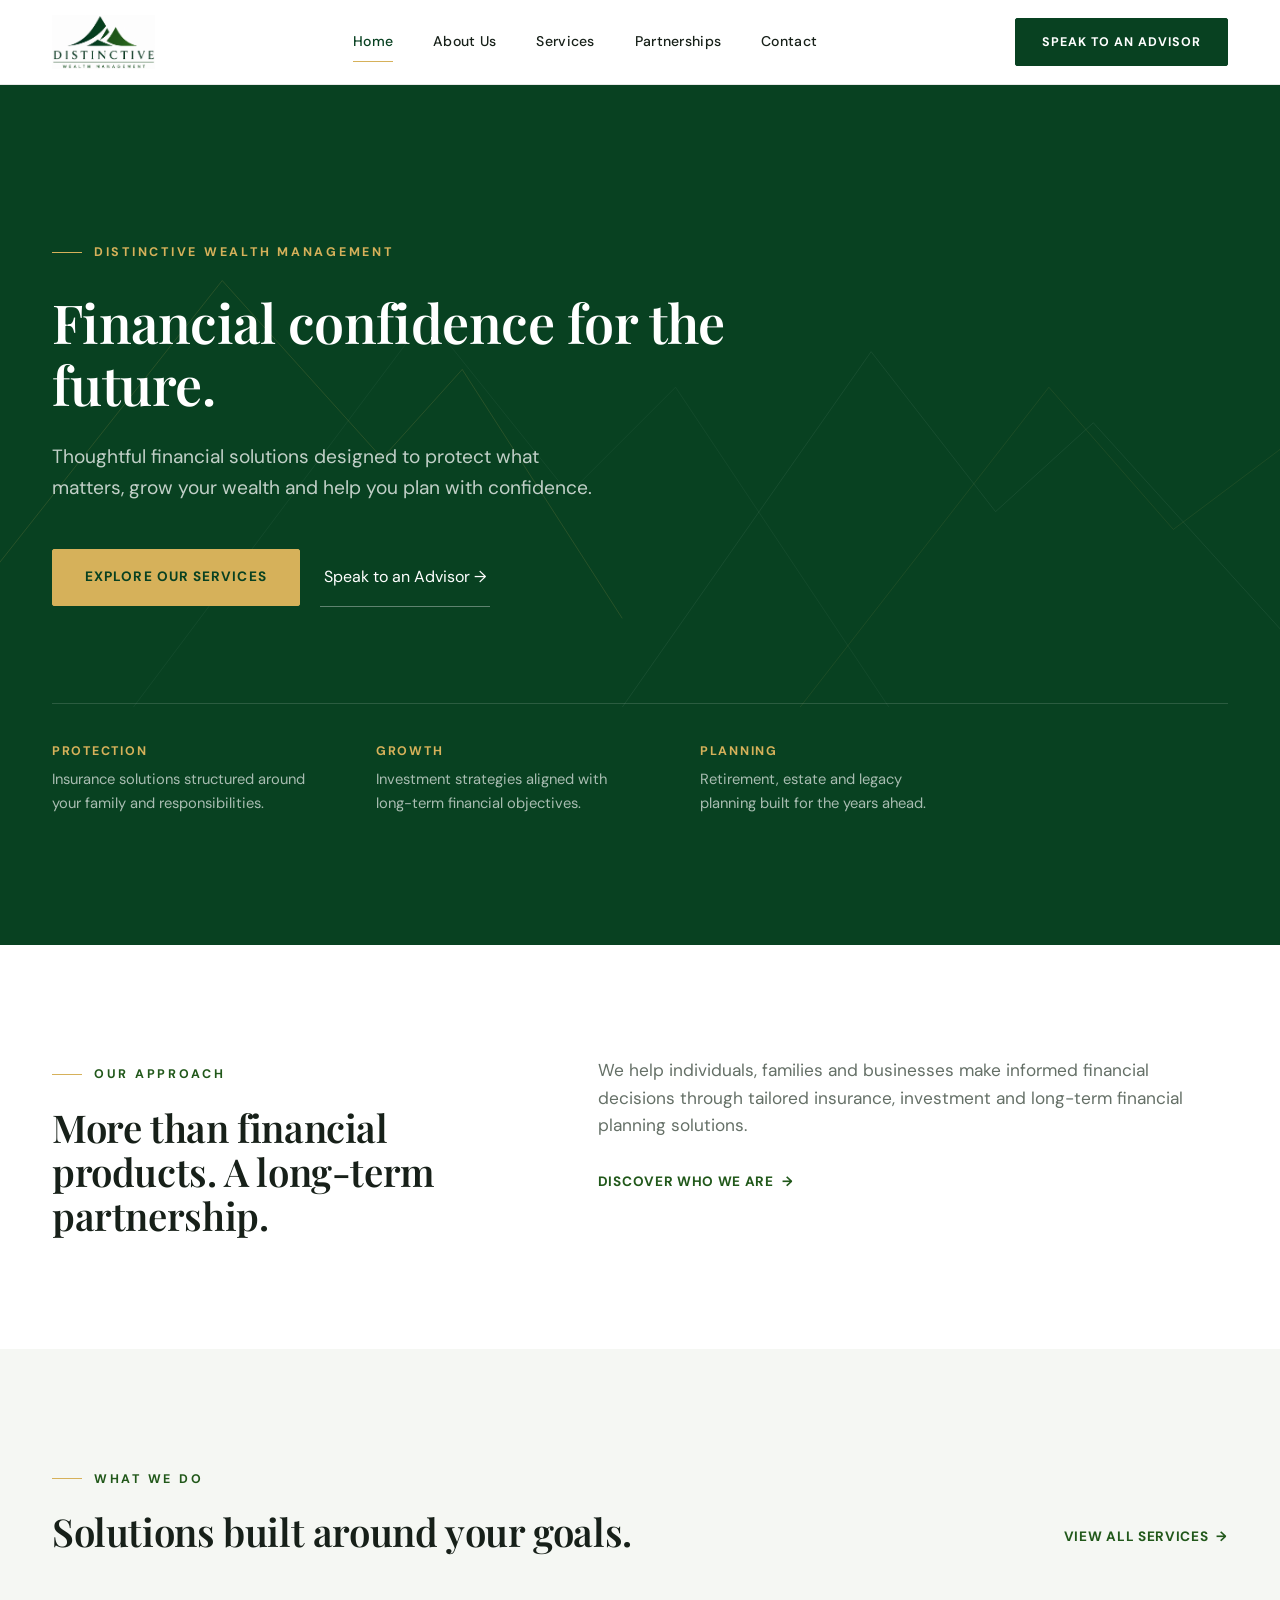
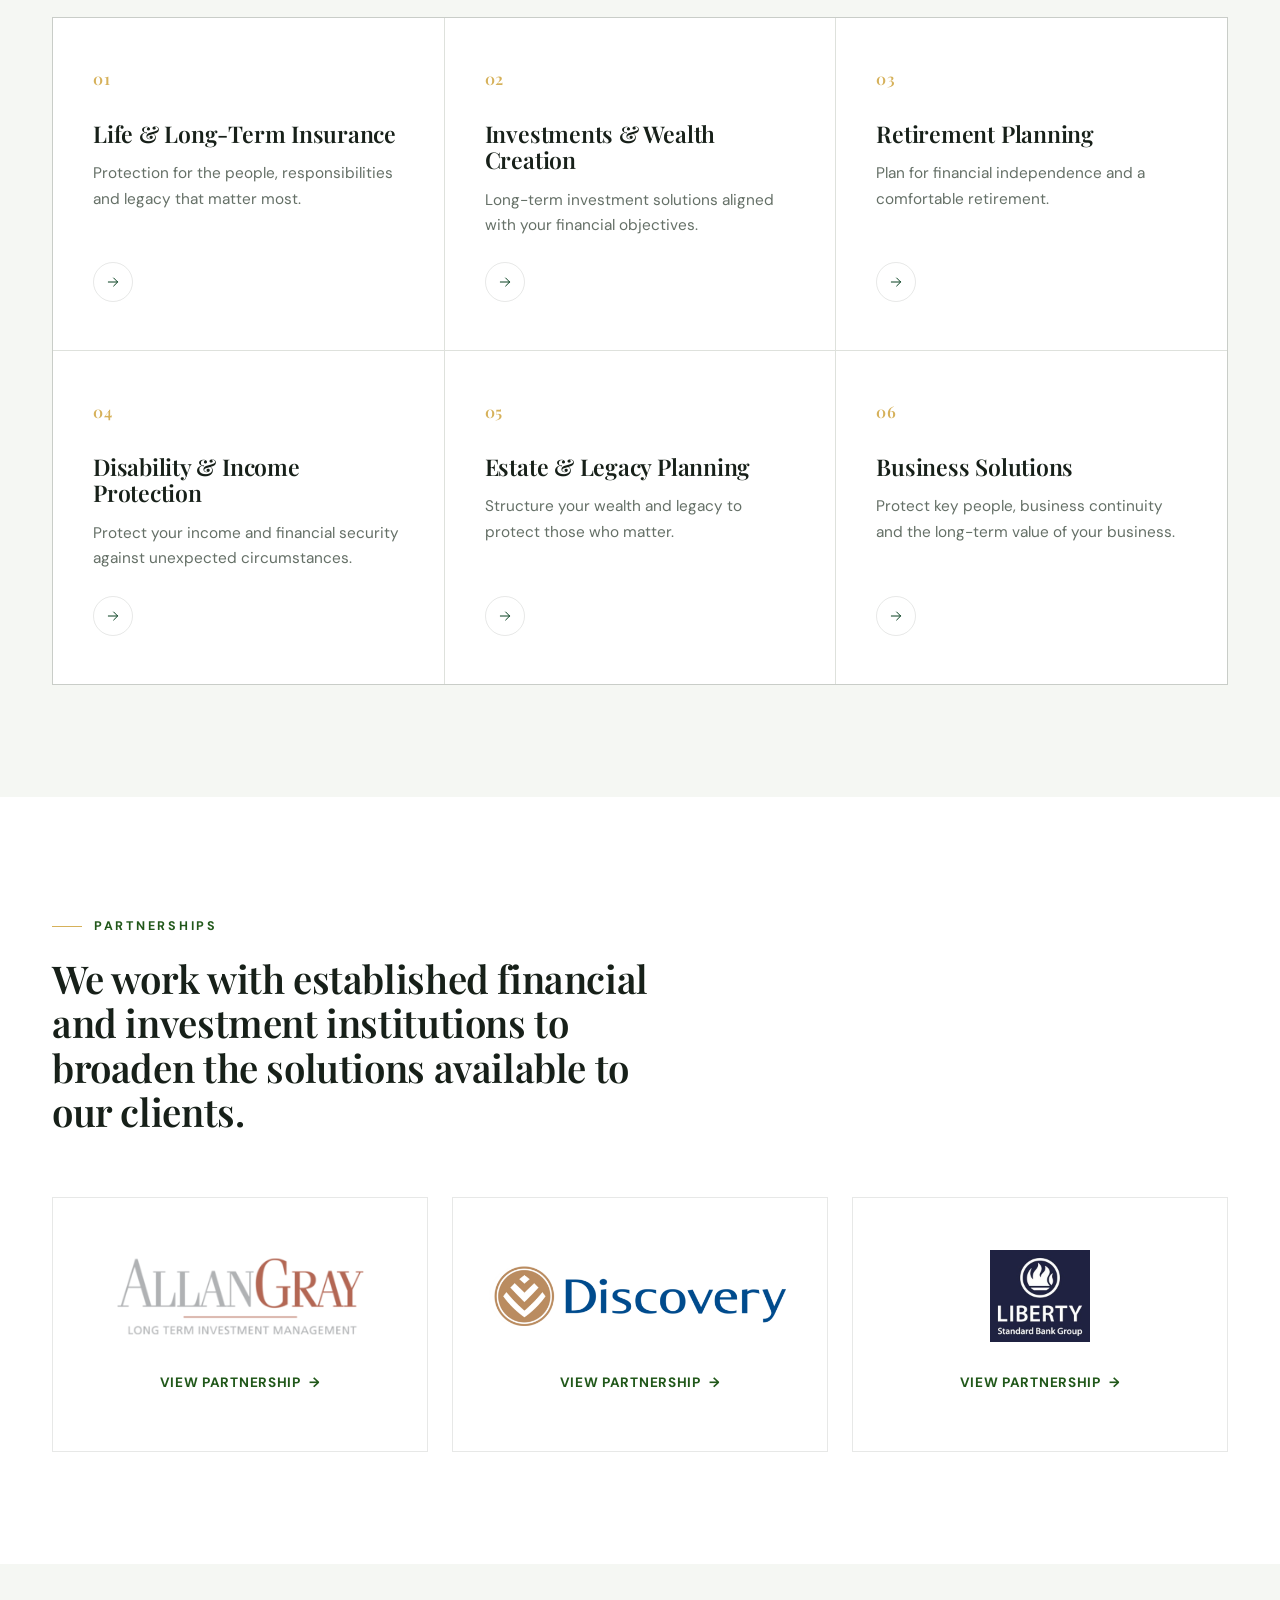
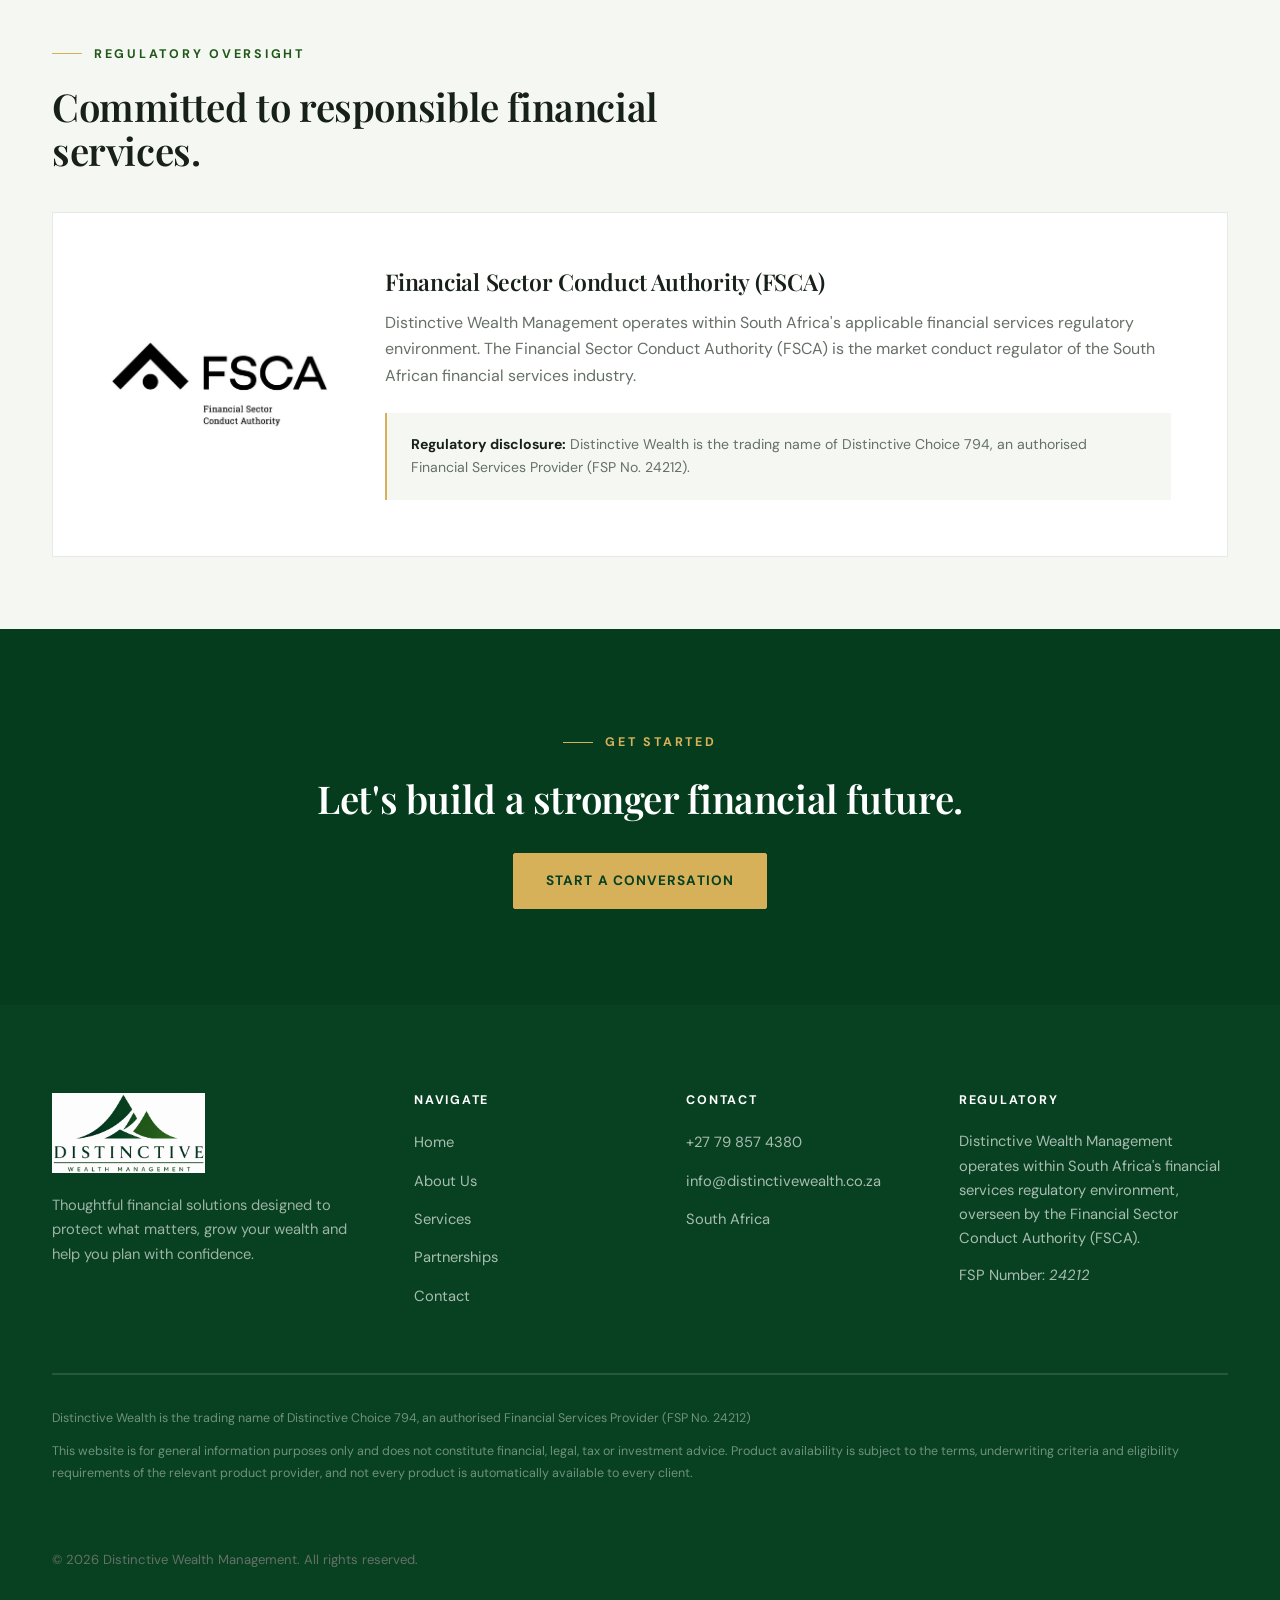
<file: financial-services-website/index.html>
<!DOCTYPE html>
<html lang="en-ZA">
<head>
<meta charset="UTF-8">
<meta name="viewport" content="width=device-width, initial-scale=1.0">
<title>Distinctive Wealth Management | Financial Services &amp; Investments</title>
<meta name="description" content="Distinctive Wealth Management provides long-term insurance, investments, retirement planning and estate planning solutions for individuals, families and businesses in South Africa.">
<link rel="canonical" href="/">
<meta property="og:type" content="website">
<meta property="og:title" content="Distinctive Wealth Management | Financial Confidence for the Future">
<meta property="og:description" content="Thoughtful financial solutions designed to protect what matters, grow your wealth and help you plan with confidence.">
<meta property="og:image" content="images/distinctive.png">
<meta name="twitter:card" content="summary_large_image">
<link rel="icon" type="image/png" href="images/favicon.png">
<link rel="apple-touch-icon" href="images/apple-touch-icon.png">
<link rel="preconnect" href="https://fonts.googleapis.com">
<link rel="preconnect" href="https://fonts.gstatic.com" crossorigin>
<link href="https://fonts.googleapis.com/css2?family=Playfair+Display:wght@500;600;700&family=DM+Sans:wght@400;500;700&display=swap" rel="stylesheet">
<link rel="stylesheet" href="css/style.css">
</head>
<body>
<a class="skip-link" href="#main">Skip to main content</a>

<header class="site-header">
  <div class="nav-wrap">
    <a href="index.html" class="brand" aria-label="Distinctive Wealth Management home">
      <img src="images/distinctive.png" alt="Distinctive Wealth Management" width="220" height="115">
    </a>
    <nav class="nav-primary" aria-label="Primary">
      <a href="index.html" aria-current="page">Home</a>
      <a href="about.html">About Us</a>
      <a href="services.html">Services</a>
      <a href="index.html#partnerships">Partnerships</a>
      <a href="contact.html">Contact</a>
    </nav>
    <div class="nav-actions">
      <a href="contact.html" class="btn btn-primary nav-cta">Speak to an Advisor</a>
      <button class="nav-toggle" aria-label="Toggle navigation menu" aria-expanded="false" aria-controls="mobile-nav">
        <span></span><span></span><span></span>
      </button>
    </div>
  </div>
</header>

<div class="mobile-nav" id="mobile-nav">
  <div class="mobile-nav-inner">
    <a href="index.html">Home</a>
    <a href="about.html">About Us</a>
    <a href="services.html">Services</a>
    <a href="index.html#partnerships">Partnerships</a>
    <a href="contact.html">Contact</a>
    <a href="contact.html" class="btn btn-primary btn-block">Speak to an Advisor</a>
  </div>
</div>

<main id="main">

  <!-- HERO -->
  <section class="hero">
    <svg class="hero-lines" viewBox="0 0 1440 700" preserveAspectRatio="xMidYMid slice" xmlns="http://www.w3.org/2000/svg" aria-hidden="true">
      <polyline points="-50,600 250,220 430,420 520,320 700,600" fill="none" stroke="#D6B15A" stroke-width="1" opacity="0.35"/>
      <polyline points="150,700 480,260 640,460 760,340 1000,700" fill="none" stroke="#FFFFFF" stroke-width="1" opacity="0.10"/>
      <polyline points="700,700 980,300 1120,480 1230,380 1520,700" fill="none" stroke="#FFFFFF" stroke-width="1" opacity="0.14"/>
      <polyline points="900,700 1180,340 1320,500 1440,410 1600,700" fill="none" stroke="#D6B15A" stroke-width="1" opacity="0.22"/>
    </svg>
    <div class="container">
      <div class="hero-content">
        <p class="eyebrow">Distinctive Wealth Management</p>
        <h1>Financial confidence for the future.</h1>
        <p class="lead">Thoughtful financial solutions designed to protect what matters, grow your wealth and help you plan with confidence.</p>
        <div class="hero-actions">
          <a href="services.html" class="btn btn-gold">Explore Our Services</a>
          <a href="contact.html" class="btn-ghost">Speak to an Advisor →</a>
        </div>
      </div>
      <div class="hero-stat-row">
        <div>
          <h4>Protection</h4>
          <p>Insurance solutions structured around your family and responsibilities.</p>
        </div>
        <div>
          <h4>Growth</h4>
          <p>Investment strategies aligned with long-term financial objectives.</p>
        </div>
        <div>
          <h4>Planning</h4>
          <p>Retirement, estate and legacy planning built for the years ahead.</p>
        </div>
      </div>
    </div>
  </section>

  <!-- INTRODUCTION / APPROACH -->
  <section class="section" data-reveal-group>
    <div class="container">
      <div class="intro-grid">
        <div class="reveal">
          <p class="eyebrow">Our Approach</p>
          <h2>More than financial products. A long-term partnership.</h2>
        </div>
        <div class="intro-copy reveal">
          <p class="lead">We help individuals, families and businesses make informed financial decisions through tailored insurance, investment and long-term financial planning solutions.</p>
          <a href="about.html" class="btn-text">Discover who we are <span class="arrow">→</span></a>
        </div>
      </div>
    </div>
  </section>

  <!-- SERVICES -->
  <section class="section bg-soft" id="services">
    <div class="container">
      <div class="services-heading">
        <div>
          <p class="eyebrow">What We Do</p>
          <h2>Solutions built around your goals.</h2>
        </div>
        <a href="services.html" class="btn-text">View all services <span class="arrow">→</span></a>
      </div>

      <div class="service-cards" data-reveal-group>
        <article class="service-card reveal">
          <a class="service-card-link" href="services/life-insurance.html"><span>Life &amp; Long-Term Insurance</span></a>
          <span class="card-num">01</span>
          <h3>Life &amp; Long-Term Insurance</h3>
          <p>Protection for the people, responsibilities and legacy that matter most.</p>
          <span class="card-arrow" aria-hidden="true"><svg viewBox="0 0 24 24" fill="none"><path d="M5 12h14M13 6l6 6-6 6" stroke-width="1.5" stroke-linecap="round" stroke-linejoin="round"/></svg></span>
        </article>

        <article class="service-card reveal">
          <a class="service-card-link" href="services/investments.html"><span>Investments &amp; Wealth Creation</span></a>
          <span class="card-num">02</span>
          <h3>Investments &amp; Wealth Creation</h3>
          <p>Long-term investment solutions aligned with your financial objectives.</p>
          <span class="card-arrow" aria-hidden="true"><svg viewBox="0 0 24 24" fill="none"><path d="M5 12h14M13 6l6 6-6 6" stroke-width="1.5" stroke-linecap="round" stroke-linejoin="round"/></svg></span>
        </article>

        <article class="service-card reveal">
          <a class="service-card-link" href="services/retirement.html"><span>Retirement Planning</span></a>
          <span class="card-num">03</span>
          <h3>Retirement Planning</h3>
          <p>Plan for financial independence and a comfortable retirement.</p>
          <span class="card-arrow" aria-hidden="true"><svg viewBox="0 0 24 24" fill="none"><path d="M5 12h14M13 6l6 6-6 6" stroke-width="1.5" stroke-linecap="round" stroke-linejoin="round"/></svg></span>
        </article>

        <article class="service-card reveal">
          <a class="service-card-link" href="services/disability.html"><span>Disability &amp; Income Protection</span></a>
          <span class="card-num">04</span>
          <h3>Disability &amp; Income Protection</h3>
          <p>Protect your income and financial security against unexpected circumstances.</p>
          <span class="card-arrow" aria-hidden="true"><svg viewBox="0 0 24 24" fill="none"><path d="M5 12h14M13 6l6 6-6 6" stroke-width="1.5" stroke-linecap="round" stroke-linejoin="round"/></svg></span>
        </article>

        <article class="service-card reveal">
          <a class="service-card-link" href="services/estate-planning.html"><span>Estate &amp; Legacy Planning</span></a>
          <span class="card-num">05</span>
          <h3>Estate &amp; Legacy Planning</h3>
          <p>Structure your wealth and legacy to protect those who matter.</p>
          <span class="card-arrow" aria-hidden="true"><svg viewBox="0 0 24 24" fill="none"><path d="M5 12h14M13 6l6 6-6 6" stroke-width="1.5" stroke-linecap="round" stroke-linejoin="round"/></svg></span>
        </article>

        <article class="service-card reveal">
          <a class="service-card-link" href="services/business-insurance.html"><span>Business Solutions</span></a>
          <span class="card-num">06</span>
          <h3>Business Solutions</h3>
          <p>Protect key people, business continuity and the long-term value of your business.</p>
          <span class="card-arrow" aria-hidden="true"><svg viewBox="0 0 24 24" fill="none"><path d="M5 12h14M13 6l6 6-6 6" stroke-width="1.5" stroke-linecap="round" stroke-linejoin="round"/></svg></span>
        </article>
      </div>
    </div>
  </section>

  <!-- PARTNERSHIPS -->
  <section class="section" id="partnerships">
    <div class="container">
      <p class="eyebrow">Partnerships</p>
      <h2 style="margin-top:20px; max-width:640px;">We work with established financial and investment institutions to broaden the solutions available to our clients.</h2>

      <div class="partner-grid" style="margin-top:64px;" data-reveal-group>
        <article class="partner-card reveal">
          <a class="partner-card-link" href="partners/allan-gray.html"><span>Allan Gray</span></a>
          <div class="partner-logo-box"><img src="images/allan-gray.png" alt="Allan Gray logo" loading="lazy"></div>
          <span class="btn-text">View partnership <span class="arrow">→</span></span>
        </article>

        <article class="partner-card reveal">
          <a class="partner-card-link" href="partners/discovery.html"><span>Discovery</span></a>
          <div class="partner-logo-box"><img src="images/discovery.png" alt="Discovery logo" loading="lazy"></div>
          <span class="btn-text">View partnership <span class="arrow">→</span></span>
        </article>

        <article class="partner-card reveal">
          <a class="partner-card-link" href="partners/liberty.html"><span>Liberty</span></a>
          <div class="partner-logo-box"><img src="images/liberty.jpg" alt="Liberty logo" loading="lazy"></div>
          <span class="btn-text">View partnership <span class="arrow">→</span></span>
        </article>
      </div>
    </div>
  </section>

  <!-- REGULATORY OVERSIGHT -->
  <section class="section-sm bg-soft" id="regulatory">
    <div class="container">
      <p class="eyebrow">Regulatory Oversight</p>
      <h2 style="margin-top:20px; margin-bottom:40px; max-width:640px;">Committed to responsible financial services.</h2>

      <div class="regulatory-panel reveal">
        <div class="regulatory-logo-box">
          <img src="images/fsca.jpg" alt="Financial Sector Conduct Authority (FSCA) logo" loading="lazy">
        </div>
        <div>
          <h3 style="margin-bottom:14px;">Financial Sector Conduct Authority (FSCA)</h3>
          <p>Distinctive Wealth Management operates within South Africa's applicable financial services regulatory environment. The Financial Sector Conduct Authority (FSCA) is the market conduct regulator of the South African financial services industry.</p>
          <div class="regulatory-placeholder">
            <strong>Regulatory disclosure:</strong> Distinctive Wealth is the trading name of Distinctive Choice 794, an authorised Financial Services Provider (FSP No. 24212).
          </div>
        </div>
      </div>
    </div>
  </section>

  <!-- CTA BAND -->
  <section class="cta-band">
    <div class="container">
      <p class="eyebrow on-dark" style="justify-content:center;">Get Started</p>
      <h2 style="margin-top:24px;">Let's build a stronger financial future.</h2>
      <a href="contact.html" class="btn btn-gold">Start a Conversation</a>
    </div>
  </section>

</main>

<footer class="site-footer">
  <div class="container">
    <div class="footer-top">
      <div class="footer-brand">
        <img src="images/distinctive.png" alt="Distinctive Wealth Management">
        <p>Thoughtful financial solutions designed to protect what matters, grow your wealth and help you plan with confidence.</p>
      </div>
      <div class="footer-col">
        <h4>Navigate</h4>
        <ul>
          <li><a href="index.html">Home</a></li>
          <li><a href="about.html">About Us</a></li>
          <li><a href="services.html">Services</a></li>
          <li><a href="index.html#partnerships">Partnerships</a></li>
          <li><a href="contact.html">Contact</a></li>
        </ul>
      </div>
      <div class="footer-col">
        <h4>Contact</h4>
        <ul>
          <li><span>+27 79 857 4380</span></li>
          <li><a href="mailto:info@distinctivewealth.co.za">info@distinctivewealth.co.za</a></li>
          <li><span>South Africa</span></li>
        </ul>
      </div>
      <div class="footer-col">
        <h4>Regulatory</h4>
        <p>Distinctive Wealth Management operates within South Africa's financial services regulatory environment, overseen by the Financial Sector Conduct Authority (FSCA).</p>
        <p style="margin-top:12px;">FSP Number: <em>24212</em></p>
      </div>
    </div>
    <div class="footer-legal">
      <p>Distinctive Wealth is the trading name of Distinctive Choice 794, an authorised Financial Services Provider (FSP No. 24212)</p>
      <p>This website is for general information purposes only and does not constitute financial, legal, tax or investment advice. Product availability is subject to the terms, underwriting criteria and eligibility requirements of the relevant product provider, and not every product is automatically available to every client.</p>
    </div>
    <div class="footer-bottom">
      <p>&copy; <span data-year>2026</span> Distinctive Wealth Management. All rights reserved.</p>
    </div>
  </div>
</footer>

<script src="js/script.js"></script>
</body>
</html>
</file>
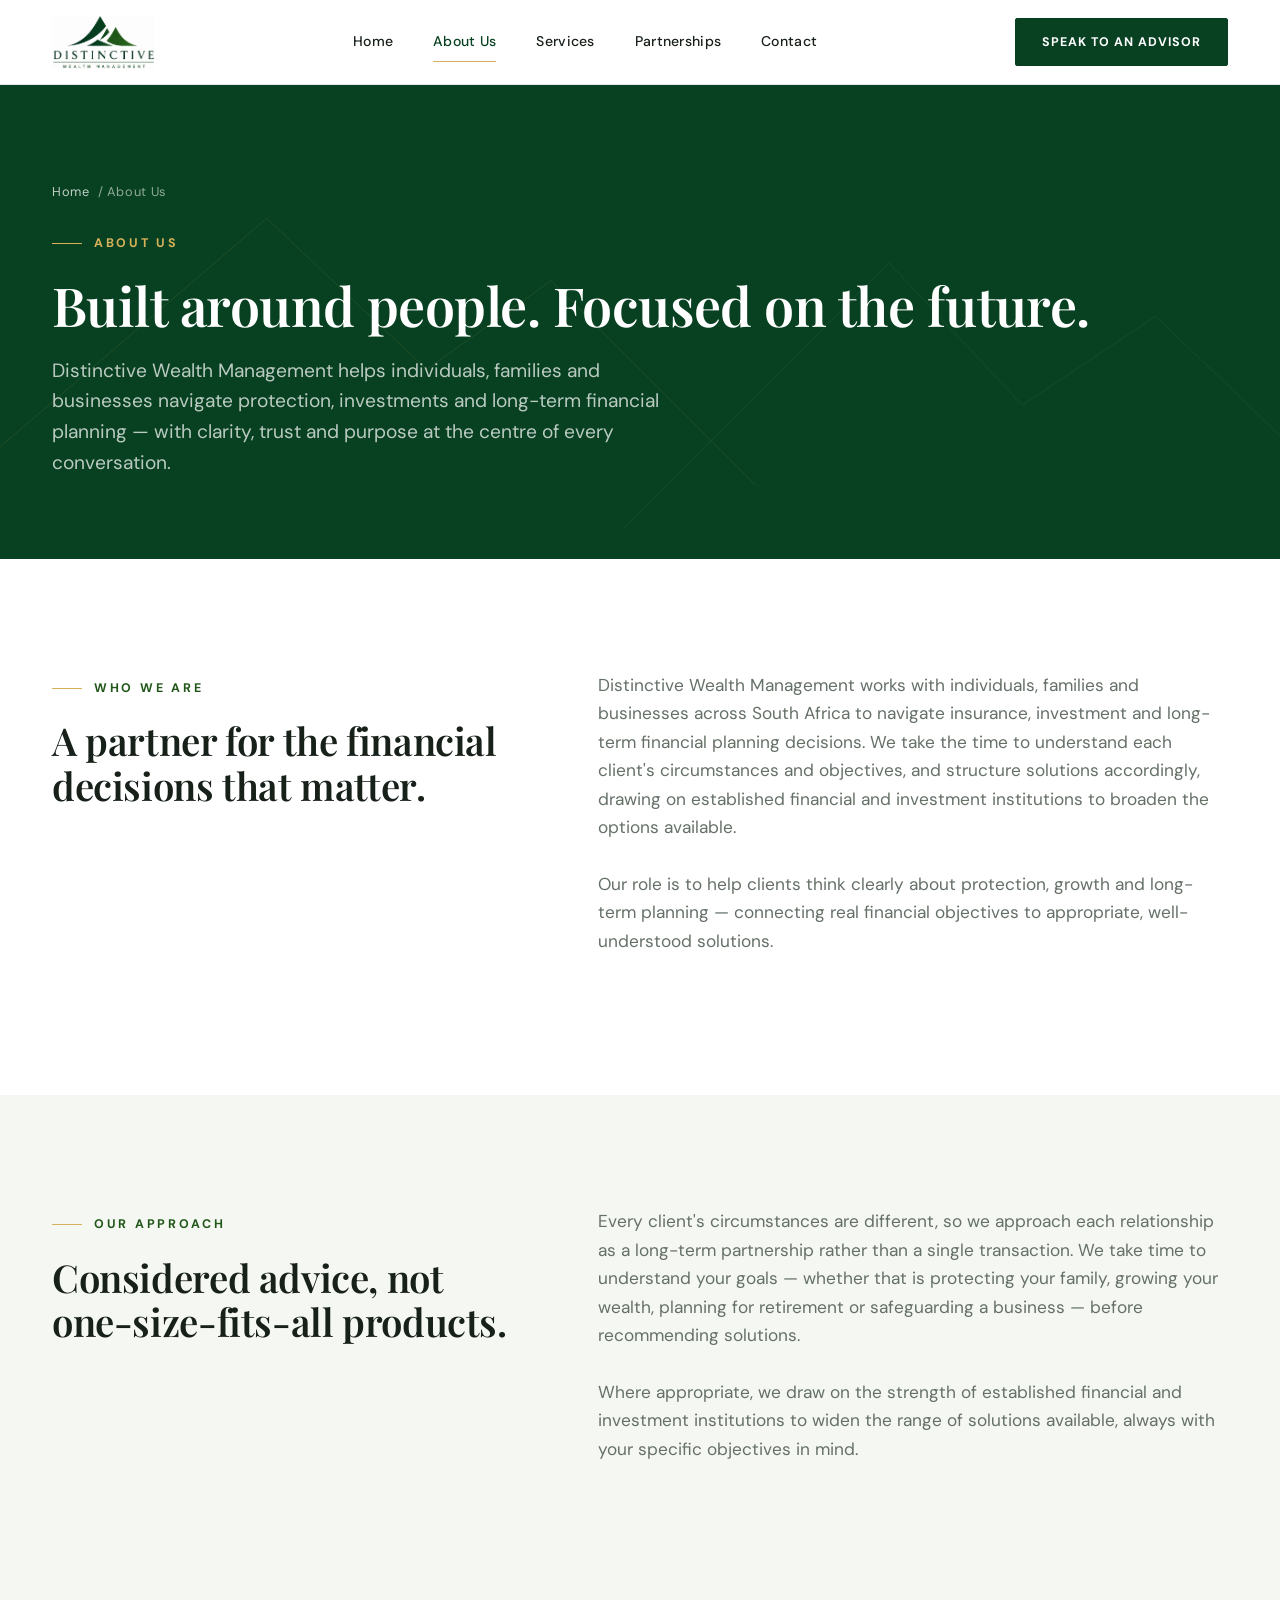
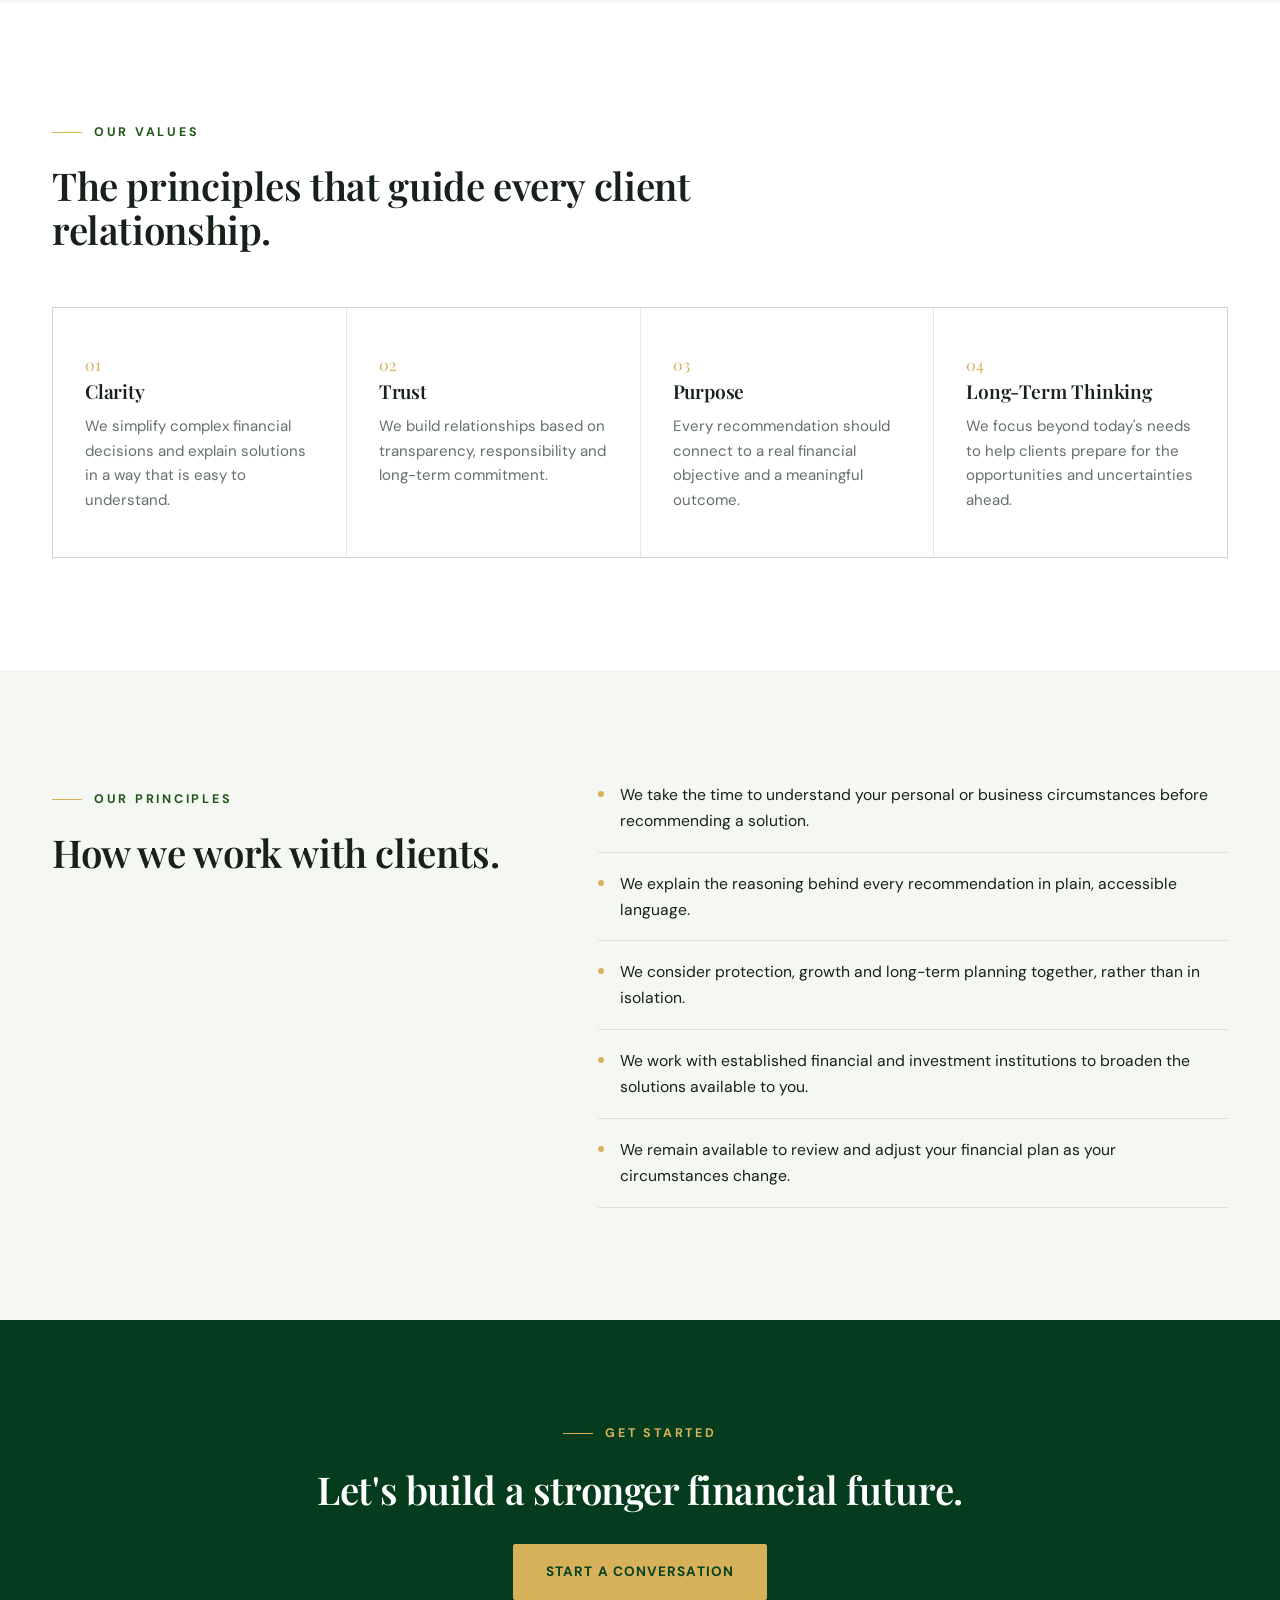
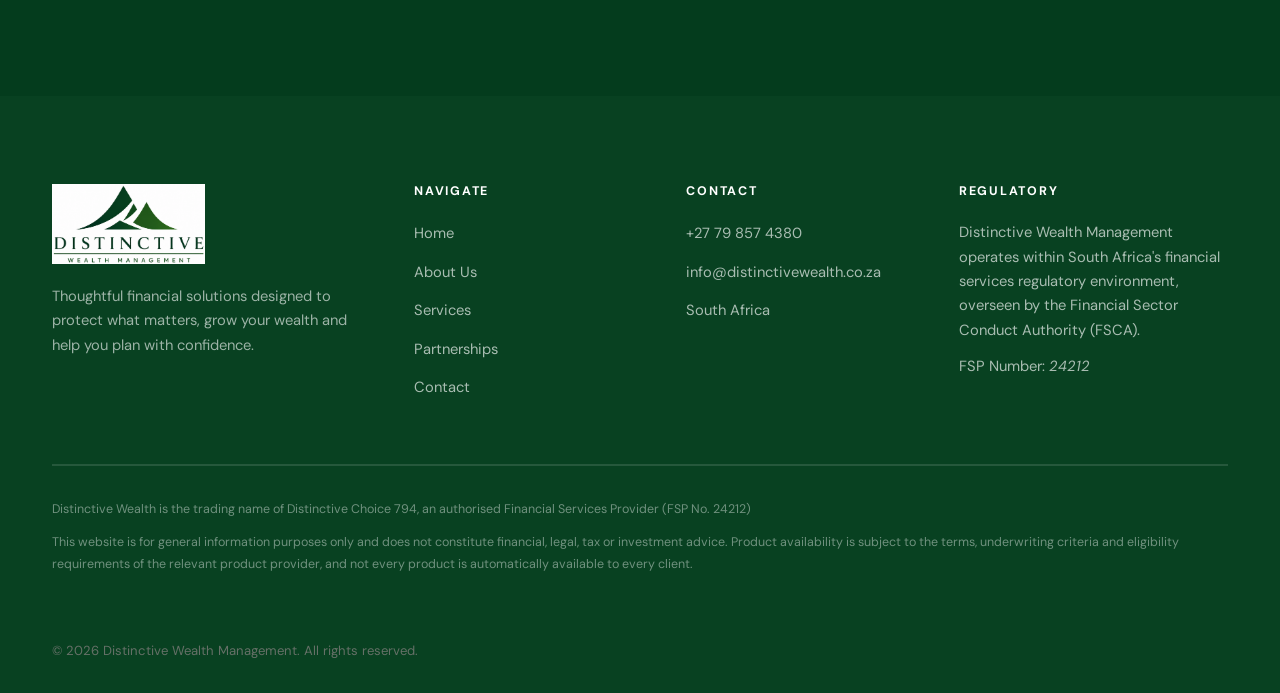
<file: financial-services-website/about.html>
<!DOCTYPE html>
<html lang="en-ZA">
<head>
<meta charset="UTF-8">
<meta name="viewport" content="width=device-width, initial-scale=1.0">
<title>Distinctive Wealth Management | About Us</title>
<meta name="description" content="Distinctive Wealth Management helps individuals, families and businesses navigate protection, investments and long-term financial planning with clarity, trust and purpose.">
<link rel="canonical" href="/about.html">
<meta property="og:type" content="website">
<meta property="og:title" content="About Distinctive Wealth Management">
<meta property="og:description" content="Built around people. Focused on the future.">
<meta property="og:image" content="images/distinctive.png">
<link rel="icon" type="image/png" href="images/favicon.png">
<link rel="apple-touch-icon" href="images/apple-touch-icon.png">
<link rel="preconnect" href="https://fonts.googleapis.com">
<link rel="preconnect" href="https://fonts.gstatic.com" crossorigin>
<link href="https://fonts.googleapis.com/css2?family=Playfair+Display:wght@500;600;700&family=DM+Sans:wght@400;500;700&display=swap" rel="stylesheet">
<link rel="stylesheet" href="css/style.css">
</head>
<body>
<a class="skip-link" href="#main">Skip to main content</a>

<header class="site-header">
  <div class="nav-wrap">
    <a href="index.html" class="brand" aria-label="Distinctive Wealth Management home">
      <img src="images/distinctive.png" alt="Distinctive Wealth Management" width="" height="115">
    </a>
    <nav class="nav-primary" aria-label="Primary">
      <a href="index.html">Home</a>
      <a href="about.html" aria-current="page">About Us</a>
      <a href="services.html">Services</a>
      <a href="index.html#partnerships">Partnerships</a>
      <a href="contact.html">Contact</a>
    </nav>
    <div class="nav-actions">
      <a href="contact.html" class="btn btn-primary nav-cta">Speak to an Advisor</a>
      <button class="nav-toggle" aria-label="Toggle navigation menu" aria-expanded="false" aria-controls="mobile-nav">
        <span></span><span></span><span></span>
      </button>
    </div>
  </div>
</header>

<div class="mobile-nav" id="mobile-nav">
  <div class="mobile-nav-inner">
    <a href="index.html">Home</a>
    <a href="about.html">About Us</a>
    <a href="services.html">Services</a>
    <a href="index.html#partnerships">Partnerships</a>
    <a href="contact.html">Contact</a>
    <a href="contact.html" class="btn btn-primary btn-block">Speak to an Advisor</a>
  </div>
</div>

<main id="main">

  <section class="page-hero">
    <svg class="hero-lines" viewBox="0 0 1440 500" preserveAspectRatio="xMidYMid slice" xmlns="http://www.w3.org/2000/svg" aria-hidden="true">
      <polyline points="-50,450 300,150 480,320 620,220 850,450" fill="none" stroke="#D6B15A" stroke-width="1" opacity="0.25"/>
      <polyline points="700,500 1000,200 1150,360 1300,260 1550,500" fill="none" stroke="#FFFFFF" stroke-width="1" opacity="0.12"/>
    </svg>
    <div class="container">
      <p class="page-hero-crumb"><a href="index.html">Home</a> / About Us</p>
      <p class="eyebrow">About Us</p>
      <h1>Built around people. Focused on the future.</h1>
      <p class="lead">Distinctive Wealth Management helps individuals, families and businesses navigate protection, investments and long-term financial planning — with clarity, trust and purpose at the centre of every conversation.</p>
    </div>
  </section>

  <!-- WHO WE ARE -->
  <section class="section" data-reveal-group>
    <div class="container">
      <div class="intro-grid">
        <div class="reveal">
          <p class="eyebrow">Who We Are</p>
          <h2>A partner for the financial decisions that matter.</h2>
        </div>
        <div class="intro-copy reveal">
          <p>Distinctive Wealth Management works with individuals, families and businesses across South Africa to navigate insurance, investment and long-term financial planning decisions. We take the time to understand each client's circumstances and objectives, and structure solutions accordingly, drawing on established financial and investment institutions to broaden the options available.</p>
          <p>Our role is to help clients think clearly about protection, growth and long-term planning — connecting real financial objectives to appropriate, well-understood solutions.</p>
        </div>
      </div>
    </div>
  </section>

  <!-- OUR APPROACH -->
  <section class="section bg-soft" data-reveal-group>
    <div class="container">
      <div class="intro-grid">
        <div class="reveal">
          <p class="eyebrow">Our Approach</p>
          <h2>Considered advice, not one-size-fits-all products.</h2>
        </div>
        <div class="intro-copy reveal">
          <p>Every client's circumstances are different, so we approach each relationship as a long-term partnership rather than a single transaction. We take time to understand your goals — whether that is protecting your family, growing your wealth, planning for retirement or safeguarding a business — before recommending solutions.</p>
          <p>Where appropriate, we draw on the strength of established financial and investment institutions to widen the range of solutions available, always with your specific objectives in mind.</p>
        </div>
      </div>
    </div>
  </section>

  <!-- OUR VALUES -->
  <section class="section">
    <div class="container">
      <p class="eyebrow">Our Values</p>
      <h2 style="margin-top:20px; margin-bottom:56px; max-width:640px;">The principles that guide every client relationship.</h2>

      <div class="value-grid" data-reveal-group>
        <article class="value-card reveal">
          <span class="card-num">01</span>
          <h3>Clarity</h3>
          <p>We simplify complex financial decisions and explain solutions in a way that is easy to understand.</p>
        </article>
        <article class="value-card reveal">
          <span class="card-num">02</span>
          <h3>Trust</h3>
          <p>We build relationships based on transparency, responsibility and long-term commitment.</p>
        </article>
        <article class="value-card reveal">
          <span class="card-num">03</span>
          <h3>Purpose</h3>
          <p>Every recommendation should connect to a real financial objective and a meaningful outcome.</p>
        </article>
        <article class="value-card reveal">
          <span class="card-num">04</span>
          <h3>Long-Term Thinking</h3>
          <p>We focus beyond today's needs to help clients prepare for the opportunities and uncertainties ahead.</p>
        </article>
      </div>
    </div>
  </section>

  <!-- OUR PRINCIPLES -->
  <section class="section bg-soft" data-reveal-group>
    <div class="container">
      <div class="intro-grid">
        <div class="reveal">
          <p class="eyebrow">Our Principles</p>
          <h2>How we work with clients.</h2>
        </div>
        <div class="intro-copy reveal">
          <ul class="feature-list">
            <li>We take the time to understand your personal or business circumstances before recommending a solution.</li>
            <li>We explain the reasoning behind every recommendation in plain, accessible language.</li>
            <li>We consider protection, growth and long-term planning together, rather than in isolation.</li>
            <li>We work with established financial and investment institutions to broaden the solutions available to you.</li>
            <li>We remain available to review and adjust your financial plan as your circumstances change.</li>
          </ul>
        </div>
      </div>
    </div>
  </section>

  <!-- CTA -->
  <section class="cta-band">
    <div class="container">
      <p class="eyebrow on-dark" style="justify-content:center;">Get Started</p>
      <h2 style="margin-top:24px;">Let's build a stronger financial future.</h2>
      <a href="contact.html" class="btn btn-gold">Start a Conversation</a>
    </div>
  </section>

</main>

<footer class="site-footer">
  <div class="container">
    <div class="footer-top">
      <div class="footer-brand">
        <img src="images/distinctive.png" alt="Distinctive Wealth Management">
        <p>Thoughtful financial solutions designed to protect what matters, grow your wealth and help you plan with confidence.</p>
      </div>
      <div class="footer-col">
        <h4>Navigate</h4>
        <ul>
          <li><a href="index.html">Home</a></li>
          <li><a href="about.html">About Us</a></li>
          <li><a href="services.html">Services</a></li>
          <li><a href="index.html#partnerships">Partnerships</a></li>
          <li><a href="contact.html">Contact</a></li>
        </ul>
      </div>
      <div class="footer-col">
        <h4>Contact</h4>
        <ul>
          <li><span>+27 79 857 4380</span></li>
          <li><a href="mailto:info@distinctivewealth.co.za">info@distinctivewealth.co.za</a></li>
          <li><span>South Africa</span></li>
        </ul>
      </div>
      <div class="footer-col">
        <h4>Regulatory</h4>
        <p>Distinctive Wealth Management operates within South Africa's financial services regulatory environment, overseen by the Financial Sector Conduct Authority (FSCA).</p>
        <p style="margin-top:12px;">FSP Number: <em>24212</em></p>
      </div>
    </div>
    <div class="footer-legal">
      <p>Distinctive Wealth is the trading name of Distinctive Choice 794, an authorised Financial Services Provider (FSP No. 24212)</p>
      <p>This website is for general information purposes only and does not constitute financial, legal, tax or investment advice. Product availability is subject to the terms, underwriting criteria and eligibility requirements of the relevant product provider, and not every product is automatically available to every client.</p>
      
    </div>
    <div class="footer-bottom">
      <p>&copy; <span data-year>2026</span> Distinctive Wealth Management. All rights reserved.</p>
    </div>
  </div>
</footer>

<script src="js/script.js"></script>
</body>
</html>
</file>
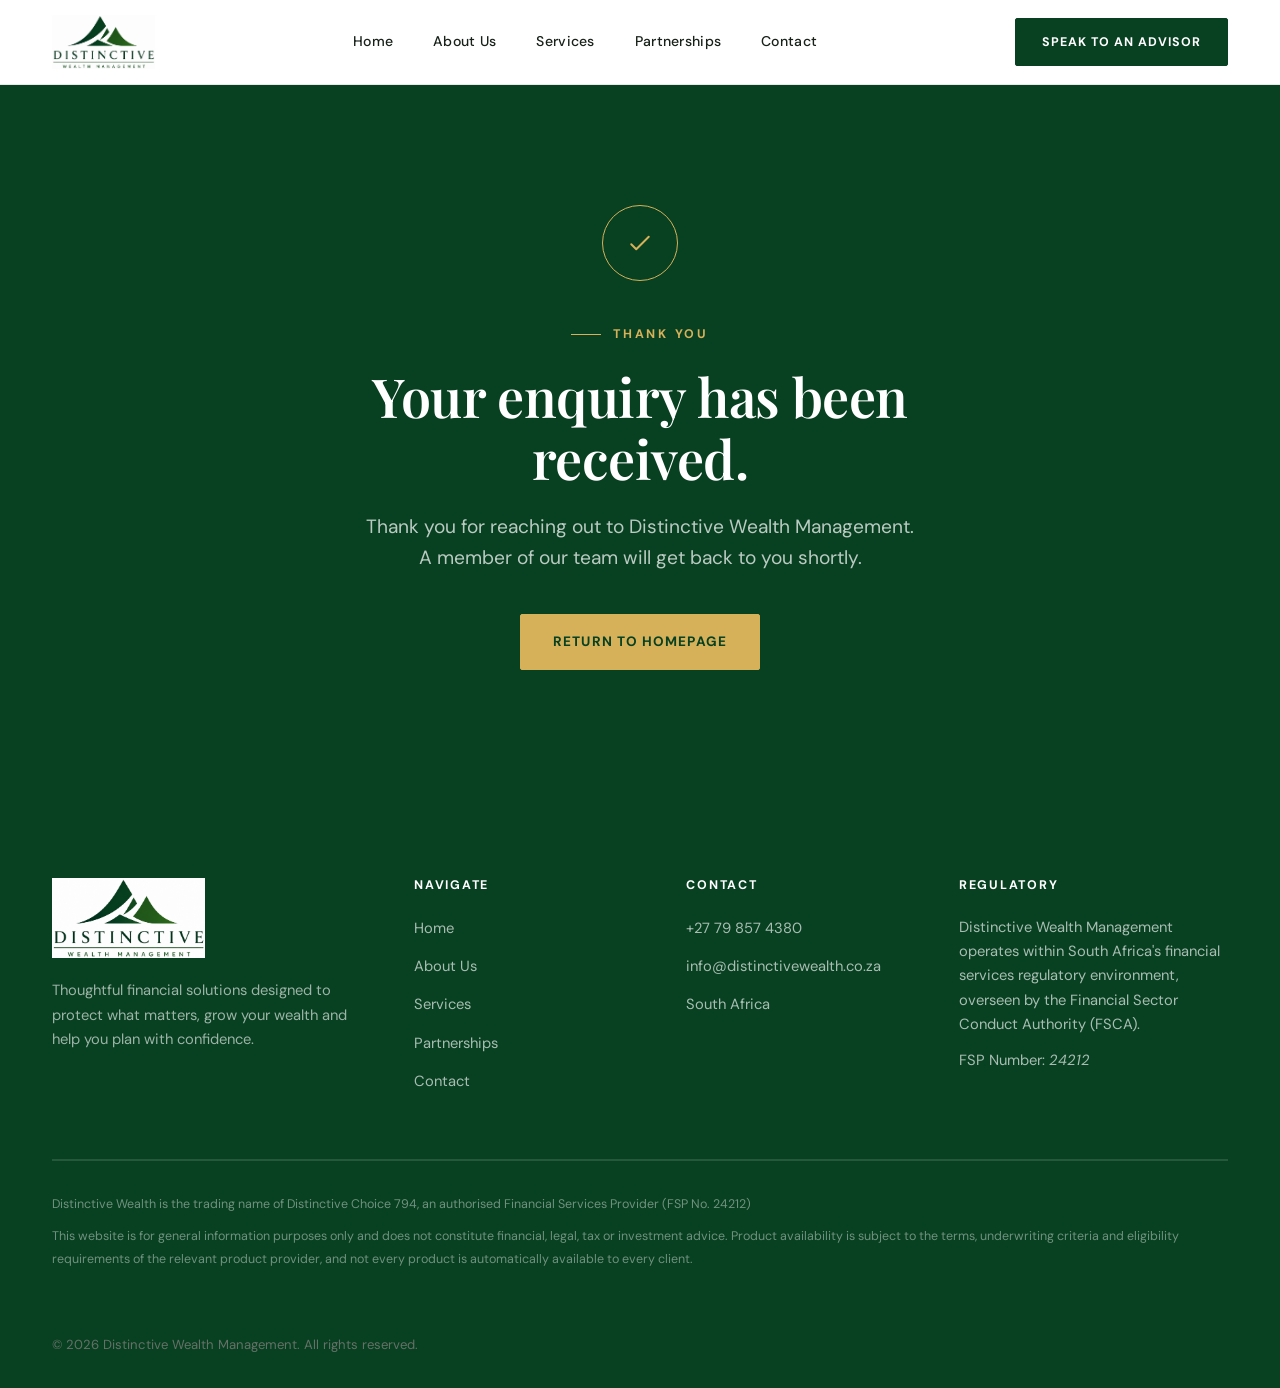
<file: financial-services-website/contact-success.html>
<!DOCTYPE html>
<html lang="en-ZA">
<head>
<meta charset="UTF-8">
<meta name="viewport" content="width=device-width, initial-scale=1.0">
<title>Distinctive Wealth Management | Enquiry Received</title>
<meta name="description" content="Thank you for contacting Distinctive Wealth Management. Your enquiry has been received and our team will be in touch shortly.">
<meta name="robots" content="noindex">
<link rel="canonical" href="/contact-success.html">
<link rel="icon" type="image/png" href="images/favicon.png">
<link rel="apple-touch-icon" href="images/apple-touch-icon.png">
<link rel="preconnect" href="https://fonts.googleapis.com">
<link rel="preconnect" href="https://fonts.gstatic.com" crossorigin>
<link href="https://fonts.googleapis.com/css2?family=Playfair+Display:wght@500;600;700&family=DM+Sans:wght@400;500;700&display=swap" rel="stylesheet">
<link rel="stylesheet" href="css/style.css">
</head>
<body>
<a class="skip-link" href="#main">Skip to main content</a>

<header class="site-header">
  <div class="nav-wrap">
    <a href="index.html" class="brand" aria-label="Distinctive Wealth Management home">
      <img src="images/distinctive.png" alt="Distinctive Wealth Management" width="220" height="115">
    </a>
    <nav class="nav-primary" aria-label="Primary">
      <a href="index.html">Home</a>
      <a href="about.html">About Us</a>
      <a href="services.html">Services</a>
      <a href="index.html#partnerships">Partnerships</a>
      <a href="contact.html">Contact</a>
    </nav>
    <div class="nav-actions">
      <a href="contact.html" class="btn btn-primary nav-cta">Speak to an Advisor</a>
      <button class="nav-toggle" aria-label="Toggle navigation menu" aria-expanded="false" aria-controls="mobile-nav">
        <span></span><span></span><span></span>
      </button>
    </div>
  </div>
</header>

<div class="mobile-nav" id="mobile-nav">
  <div class="mobile-nav-inner">
    <a href="index.html">Home</a>
    <a href="about.html">About Us</a>
    <a href="services.html">Services</a>
    <a href="index.html#partnerships">Partnerships</a>
    <a href="contact.html">Contact</a>
    <a href="contact.html" class="btn btn-primary btn-block">Speak to an Advisor</a>
  </div>
</div>

<main id="main">
  <section class="success-block bg-forest">
    <div class="container" style="max-width:620px; text-align:center;">
      <div class="success-icon" style="margin-left:auto; margin-right:auto;">
        <svg width="30" height="30" viewBox="0 0 24 24" fill="none" xmlns="http://www.w3.org/2000/svg" aria-hidden="true">
          <path d="M5 13l4 4L19 7" stroke="#D6B15A" stroke-width="1.6" stroke-linecap="round" stroke-linejoin="round"/>
        </svg>
      </div>
      <p class="eyebrow on-dark" style="justify-content:center;">Thank You</p>
      <h1 style="margin-top:20px;">Your enquiry has been received.</h1>
      <p class="lead" style="margin:24px auto 40px;">Thank you for reaching out to Distinctive Wealth Management. A member of our team will get back to you shortly.</p>
      <a href="index.html" class="btn btn-gold">Return to Homepage</a>
    </div>
  </section>
</main>

<footer class="site-footer">
  <div class="container">
    <div class="footer-top">
      <div class="footer-brand">
        <img src="images/distinctive.png" alt="Distinctive Wealth Management">
        <p>Thoughtful financial solutions designed to protect what matters, grow your wealth and help you plan with confidence.</p>
      </div>
      <div class="footer-col">
        <h4>Navigate</h4>
        <ul>
          <li><a href="index.html">Home</a></li>
          <li><a href="about.html">About Us</a></li>
          <li><a href="services.html">Services</a></li>
          <li><a href="index.html#partnerships">Partnerships</a></li>
          <li><a href="contact.html">Contact</a></li>
        </ul>
      </div>
      <div class="footer-col">
        <h4>Contact</h4>
        <ul>
          <li><span>+27 79 857 4380</span></li>
          <li><a href="mailto:info@distinctivewealth.co.za">info@distinctivewealth.co.za</a></li>
          <li><span>South Africa</span></li>
        </ul>
      </div>
      <div class="footer-col">
        <h4>Regulatory</h4>
        <p>Distinctive Wealth Management operates within South Africa's financial services regulatory environment, overseen by the Financial Sector Conduct Authority (FSCA).</p>
        <p style="margin-top:12px;">FSP Number: <em>24212</em></p>
      </div>
    </div>
    <div class="footer-legal">
      <p>Distinctive Wealth is the trading name of Distinctive Choice 794, an authorised Financial Services Provider (FSP No. 24212)</p>
      <p>This website is for general information purposes only and does not constitute financial, legal, tax or investment advice. Product availability is subject to the terms, underwriting criteria and eligibility requirements of the relevant product provider, and not every product is automatically available to every client.</p>
    </div>
    <div class="footer-bottom">
      <p>&copy; <span data-year>2026</span> Distinctive Wealth Management. All rights reserved.</p>
    </div>
  </div>
</footer>

<script src="js/script.js"></script>
</body>
</html>
</file>
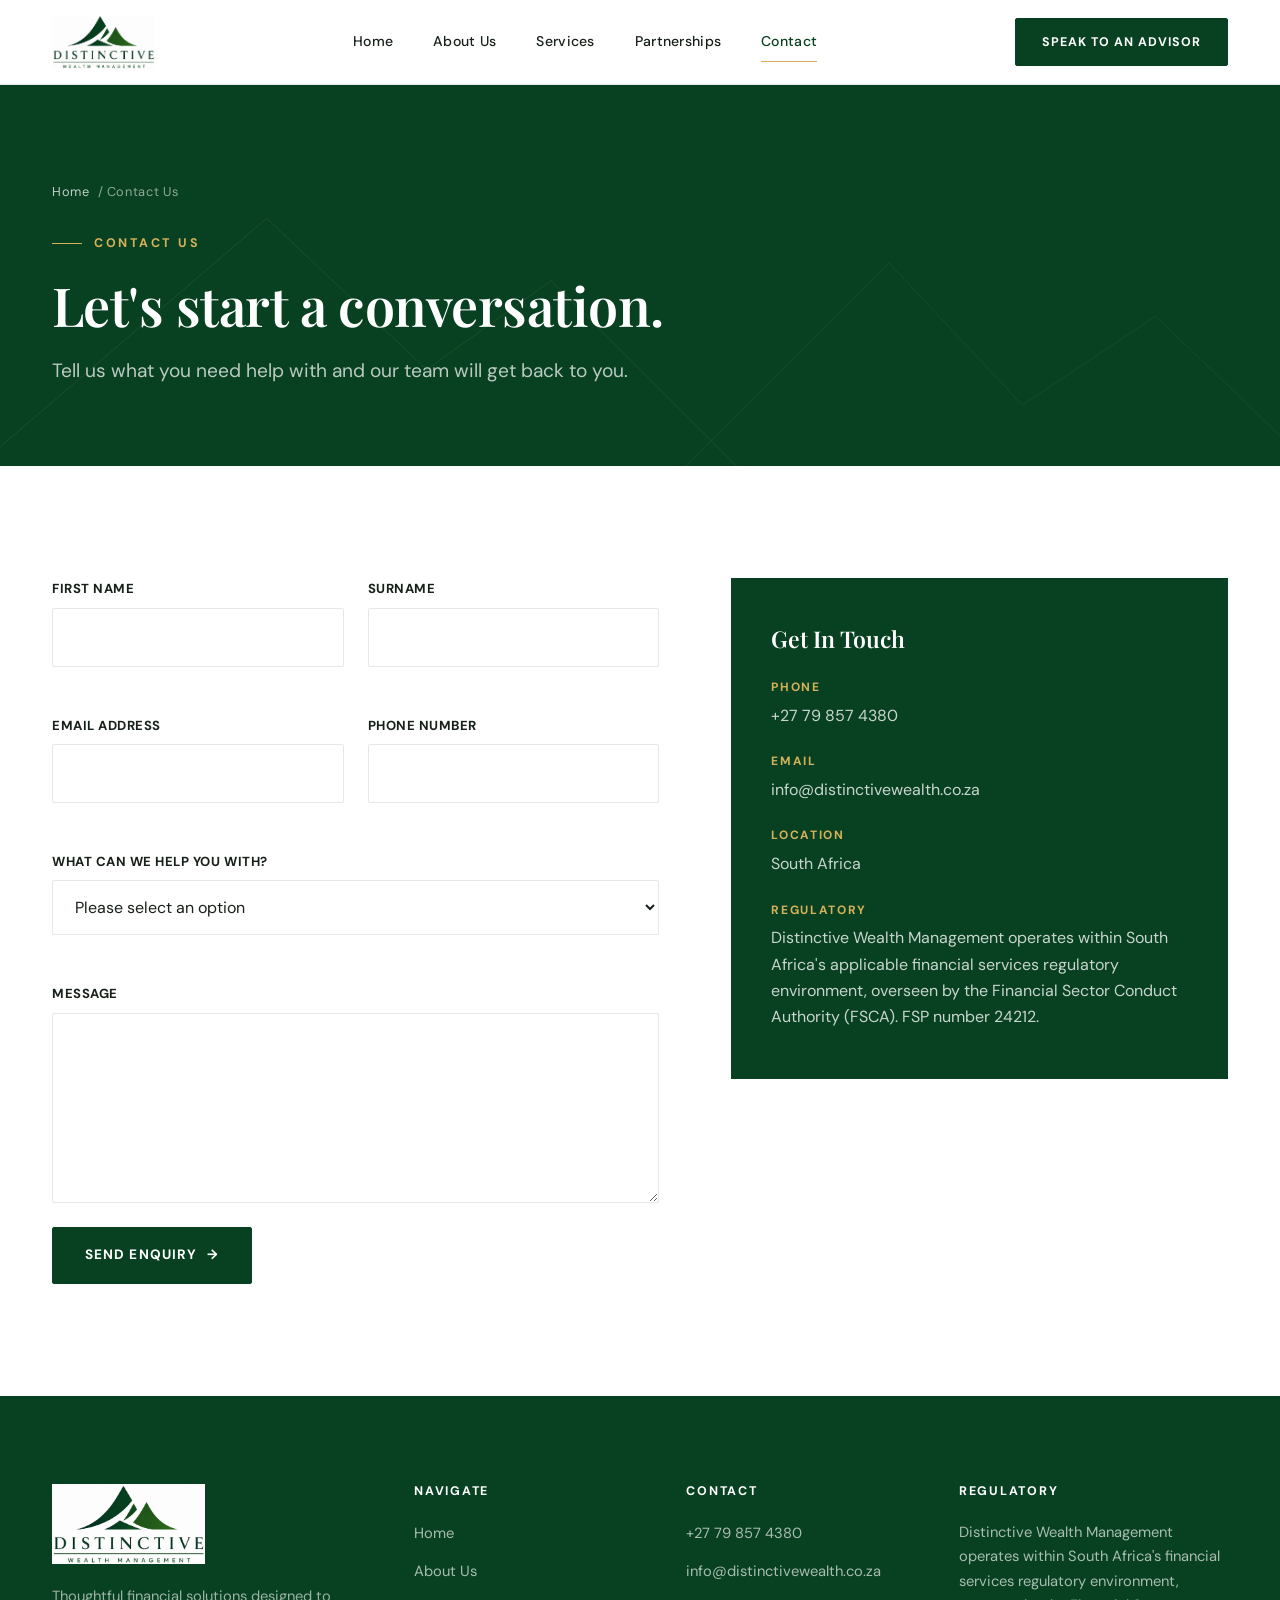
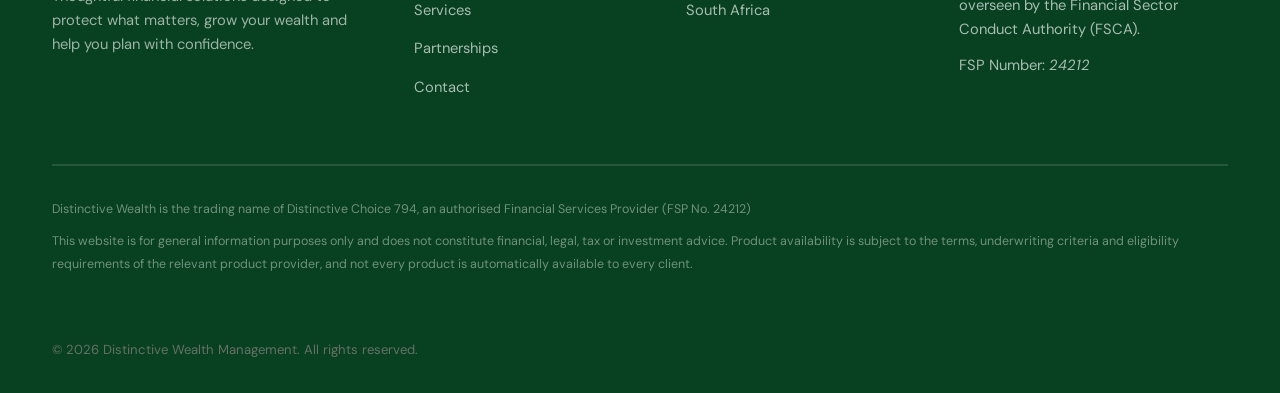
<file: financial-services-website/contact.html>
<!DOCTYPE html>
<html lang="en-ZA">
<head>
<meta charset="UTF-8">
<meta name="viewport" content="width=device-width, initial-scale=1.0">
<title>Distinctive Wealth Management | Contact Us</title>
<meta name="description" content="Get in touch with Distinctive Wealth Management. Tell us what you need help with and our team will get back to you.">
<link rel="canonical" href="/contact.html">
<meta property="og:type" content="website">
<meta property="og:title" content="Contact Us | Distinctive Wealth Management">
<meta property="og:description" content="Let's start a conversation about your financial future.">
<meta property="og:image" content="images/distinctive.png">
<link rel="icon" type="image/png" href="images/favicon.png">
<link rel="apple-touch-icon" href="images/apple-touch-icon.png">
<link rel="preconnect" href="https://fonts.googleapis.com">
<link rel="preconnect" href="https://fonts.gstatic.com" crossorigin>
<link href="https://fonts.googleapis.com/css2?family=Playfair+Display:wght@500;600;700&family=DM+Sans:wght@400;500;700&display=swap" rel="stylesheet">
<link rel="stylesheet" href="css/style.css">
</head>
<body>
<a class="skip-link" href="#main">Skip to main content</a>

<header class="site-header">
  <div class="nav-wrap">
    <a href="index.html" class="brand" aria-label="Distinctive Wealth Management home">
      <img src="images/distinctive.png" alt="Distinctive Wealth Management" width="220" height="115">
    </a>
    <nav class="nav-primary" aria-label="Primary">
      <a href="index.html">Home</a>
      <a href="about.html">About Us</a>
      <a href="services.html">Services</a>
      <a href="index.html#partnerships">Partnerships</a>
      <a href="contact.html" aria-current="page">Contact</a>
    </nav>
    <div class="nav-actions">
      <a href="contact.html" class="btn btn-primary nav-cta">Speak to an Advisor</a>
      <button class="nav-toggle" aria-label="Toggle navigation menu" aria-expanded="false" aria-controls="mobile-nav">
        <span></span><span></span><span></span>
      </button>
    </div>
  </div>
</header>

<div class="mobile-nav" id="mobile-nav">
  <div class="mobile-nav-inner">
    <a href="index.html">Home</a>
    <a href="about.html">About Us</a>
    <a href="services.html">Services</a>
    <a href="index.html#partnerships">Partnerships</a>
    <a href="contact.html">Contact</a>
    <a href="contact.html" class="btn btn-primary btn-block">Speak to an Advisor</a>
  </div>
</div>

<main id="main">

  <section class="page-hero">
    <svg class="hero-lines" viewBox="0 0 1440 500" preserveAspectRatio="xMidYMid slice" xmlns="http://www.w3.org/2000/svg" aria-hidden="true">
      <polyline points="-50,450 300,150 480,320 620,220 850,450" fill="none" stroke="#D6B15A" stroke-width="1" opacity="0.25"/>
      <polyline points="700,500 1000,200 1150,360 1300,260 1550,500" fill="none" stroke="#FFFFFF" stroke-width="1" opacity="0.12"/>
    </svg>
    <div class="container">
      <p class="page-hero-crumb"><a href="index.html">Home</a> / Contact Us</p>
      <p class="eyebrow">Contact Us</p>
      <h1>Let's start a conversation.</h1>
      <p class="lead">Tell us what you need help with and our team will get back to you.</p>
    </div>
  </section>

  <section class="section">
    <div class="container">
      <div class="contact-layout">

        <div class="reveal">
          <form name="contact" method="POST" data-netlify="true" data-netlify-honeypot="bot-field" action="/contact-success.html">
            <input type="hidden" name="form-name" value="contact">
            <p class="form-hp">
              <label>Don't fill this out if you're human: <input name="bot-field"></label>
            </p>

            <div class="form-grid">
              <div class="form-group">
                <label for="firstName">First Name</label>
                <input type="text" id="firstName" name="firstName" autocomplete="given-name" required>
              </div>
              <div class="form-group">
                <label for="surname">Surname</label>
                <input type="text" id="surname" name="surname" autocomplete="family-name" required>
              </div>
              <div class="form-group">
                <label for="email">Email Address</label>
                <input type="email" id="email" name="email" autocomplete="email" required>
              </div>
              <div class="form-group">
                <label for="phone">Phone Number</label>
                <input type="tel" id="phone" name="phone" autocomplete="tel" required>
              </div>
              <div class="form-group full">
                <label for="enquiry">What can we help you with?</label>
                <select id="enquiry" name="enquiry" required>
                  <option value="" disabled selected>Please select an option</option>
                  <option value="Life Insurance">Life Insurance</option>
                  <option value="Long-Term Insurance">Long-Term Insurance</option>
                  <option value="Investments">Investments</option>
                  <option value="Retirement Planning">Retirement Planning</option>
                  <option value="Disability & Income Protection">Disability &amp; Income Protection</option>
                  <option value="Estate Planning">Estate Planning</option>
                  <option value="Business Insurance">Business Insurance</option>
                  <option value="General Enquiry">General Enquiry</option>
                </select>
              </div>
              <div class="form-group full">
                <label for="message">Message</label>
                <textarea id="message" name="message" rows="6" required></textarea>
              </div>
            </div>

            <button type="submit" class="btn btn-primary">Send Enquiry <span aria-hidden="true">→</span></button>
          </form>
        </div>

        <div class="reveal">
          <div class="contact-info-card">
            <h3>Get In Touch</h3>
            <div class="contact-info-item">
              <h4>Phone</h4>
              <p>+27 79 857 4380</p>
            </div>
            <div class="contact-info-item">
              <h4>Email</h4>
              <p>info@distinctivewealth.co.za</p>
            </div>
            <div class="contact-info-item">
              <h4>Location</h4>
              <p>South Africa</p>
            </div>
            <div class="contact-info-item">
              <h4>Regulatory</h4>
              <p>Distinctive Wealth Management operates within South Africa's applicable financial services regulatory environment, overseen by the Financial Sector Conduct Authority (FSCA). FSP number 24212.</p>
            </div>
          </div>
        </div>

      </div>
    </div>
  </section>

</main>

<footer class="site-footer">
  <div class="container">
    <div class="footer-top">
      <div class="footer-brand">
        <img src="images/distinctive.png" alt="Distinctive Wealth Management">
        <p>Thoughtful financial solutions designed to protect what matters, grow your wealth and help you plan with confidence.</p>
      </div>
      <div class="footer-col">
        <h4>Navigate</h4>
        <ul>
          <li><a href="index.html">Home</a></li>
          <li><a href="about.html">About Us</a></li>
          <li><a href="services.html">Services</a></li>
          <li><a href="index.html#partnerships">Partnerships</a></li>
          <li><a href="contact.html">Contact</a></li>
        </ul>
      </div>
      <div class="footer-col">
        <h4>Contact</h4>
        <ul>
          <li><span>+27 79 857 4380</span></li>
          <li><a href="mailto:info@distinctivewealth.co.za">info@distinctivewealth.co.za</a></li>
          <li><span>South Africa</span></li>
        </ul>
      </div>
      <div class="footer-col">
        <h4>Regulatory</h4>
        <p>Distinctive Wealth Management operates within South Africa's financial services regulatory environment, overseen by the Financial Sector Conduct Authority (FSCA).</p>
        <p style="margin-top:12px;">FSP Number: <em>24212</em></p>
      </div>
    </div>
    <div class="footer-legal">
      <p>Distinctive Wealth is the trading name of Distinctive Choice 794, an authorised Financial Services Provider (FSP No. 24212)</p>
      <p>This website is for general information purposes only and does not constitute financial, legal, tax or investment advice. Product availability is subject to the terms, underwriting criteria and eligibility requirements of the relevant product provider, and not every product is automatically available to every client.</p>
    </div>
    <div class="footer-bottom">
      <p>&copy; <span data-year>2026</span> Distinctive Wealth Management. All rights reserved.</p>
    </div>
  </div>
</footer>

<script src="js/script.js"></script>
</body>
</html>
</file>
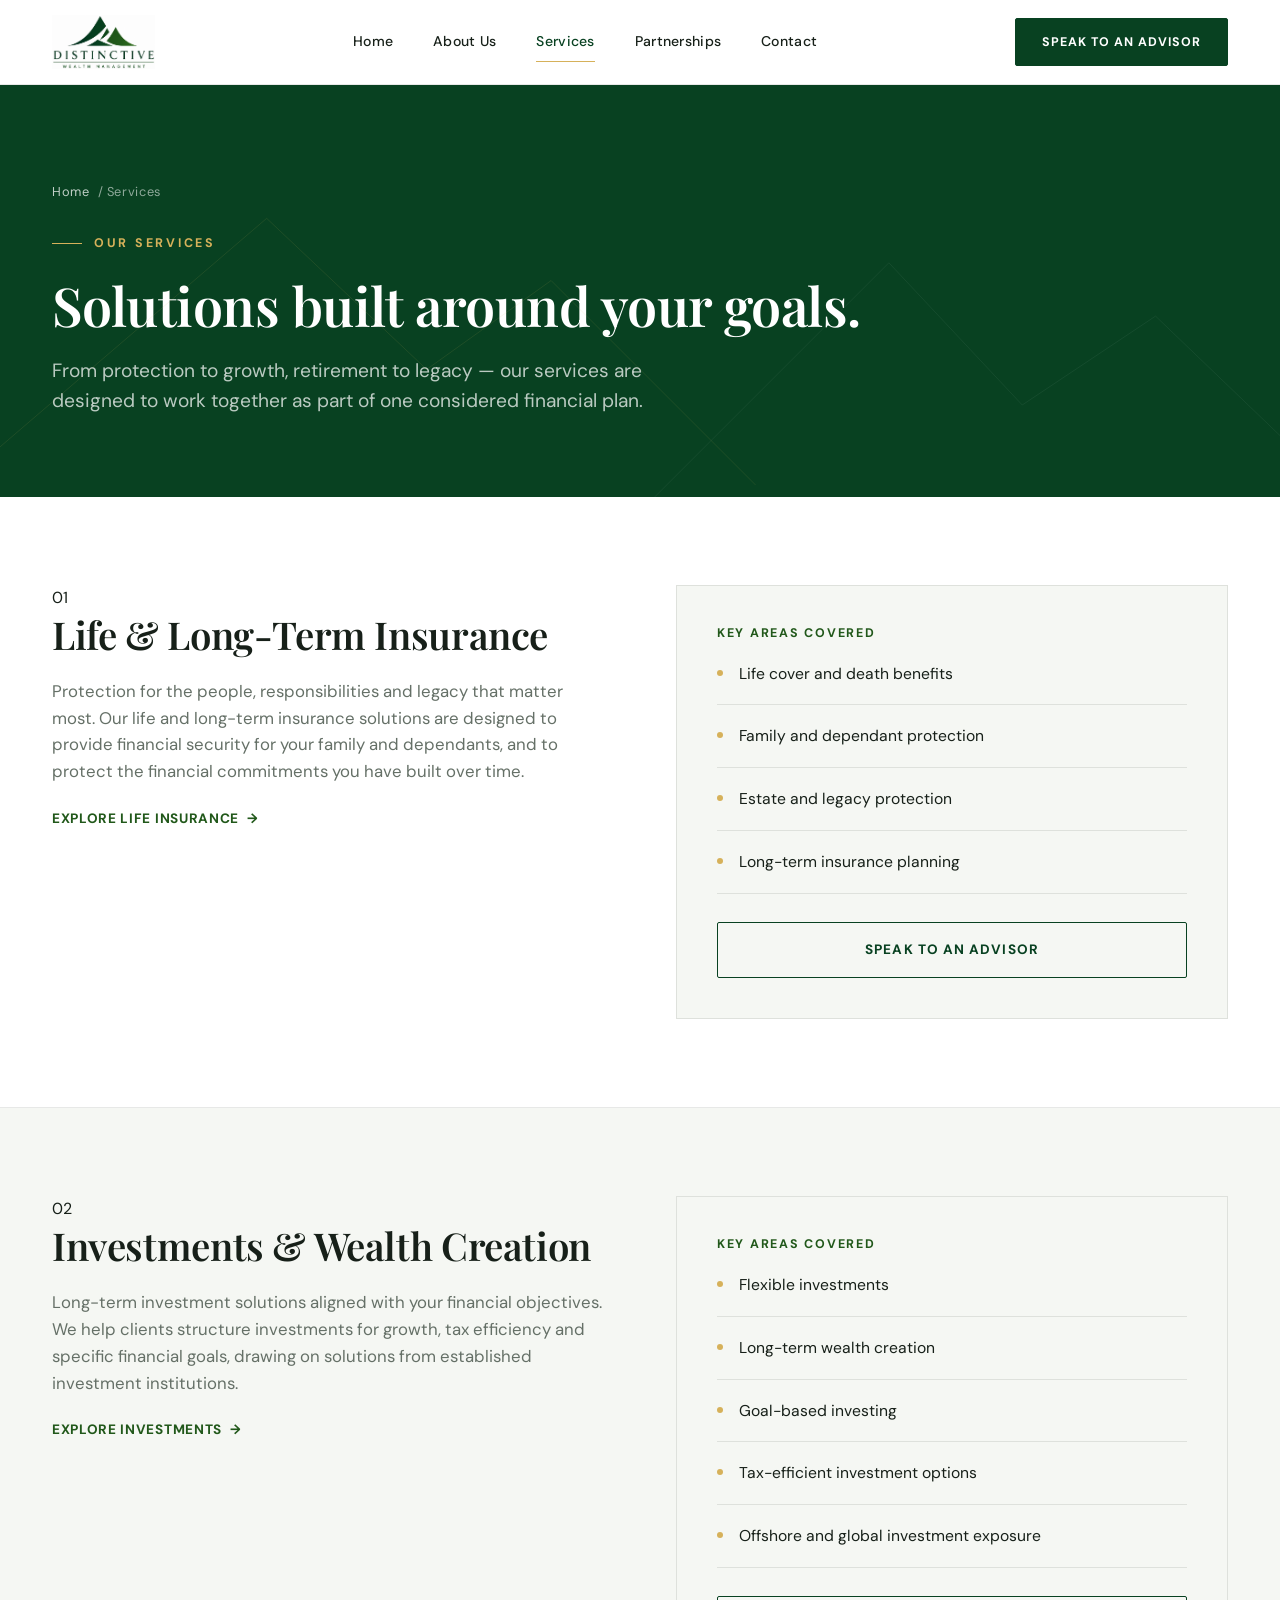
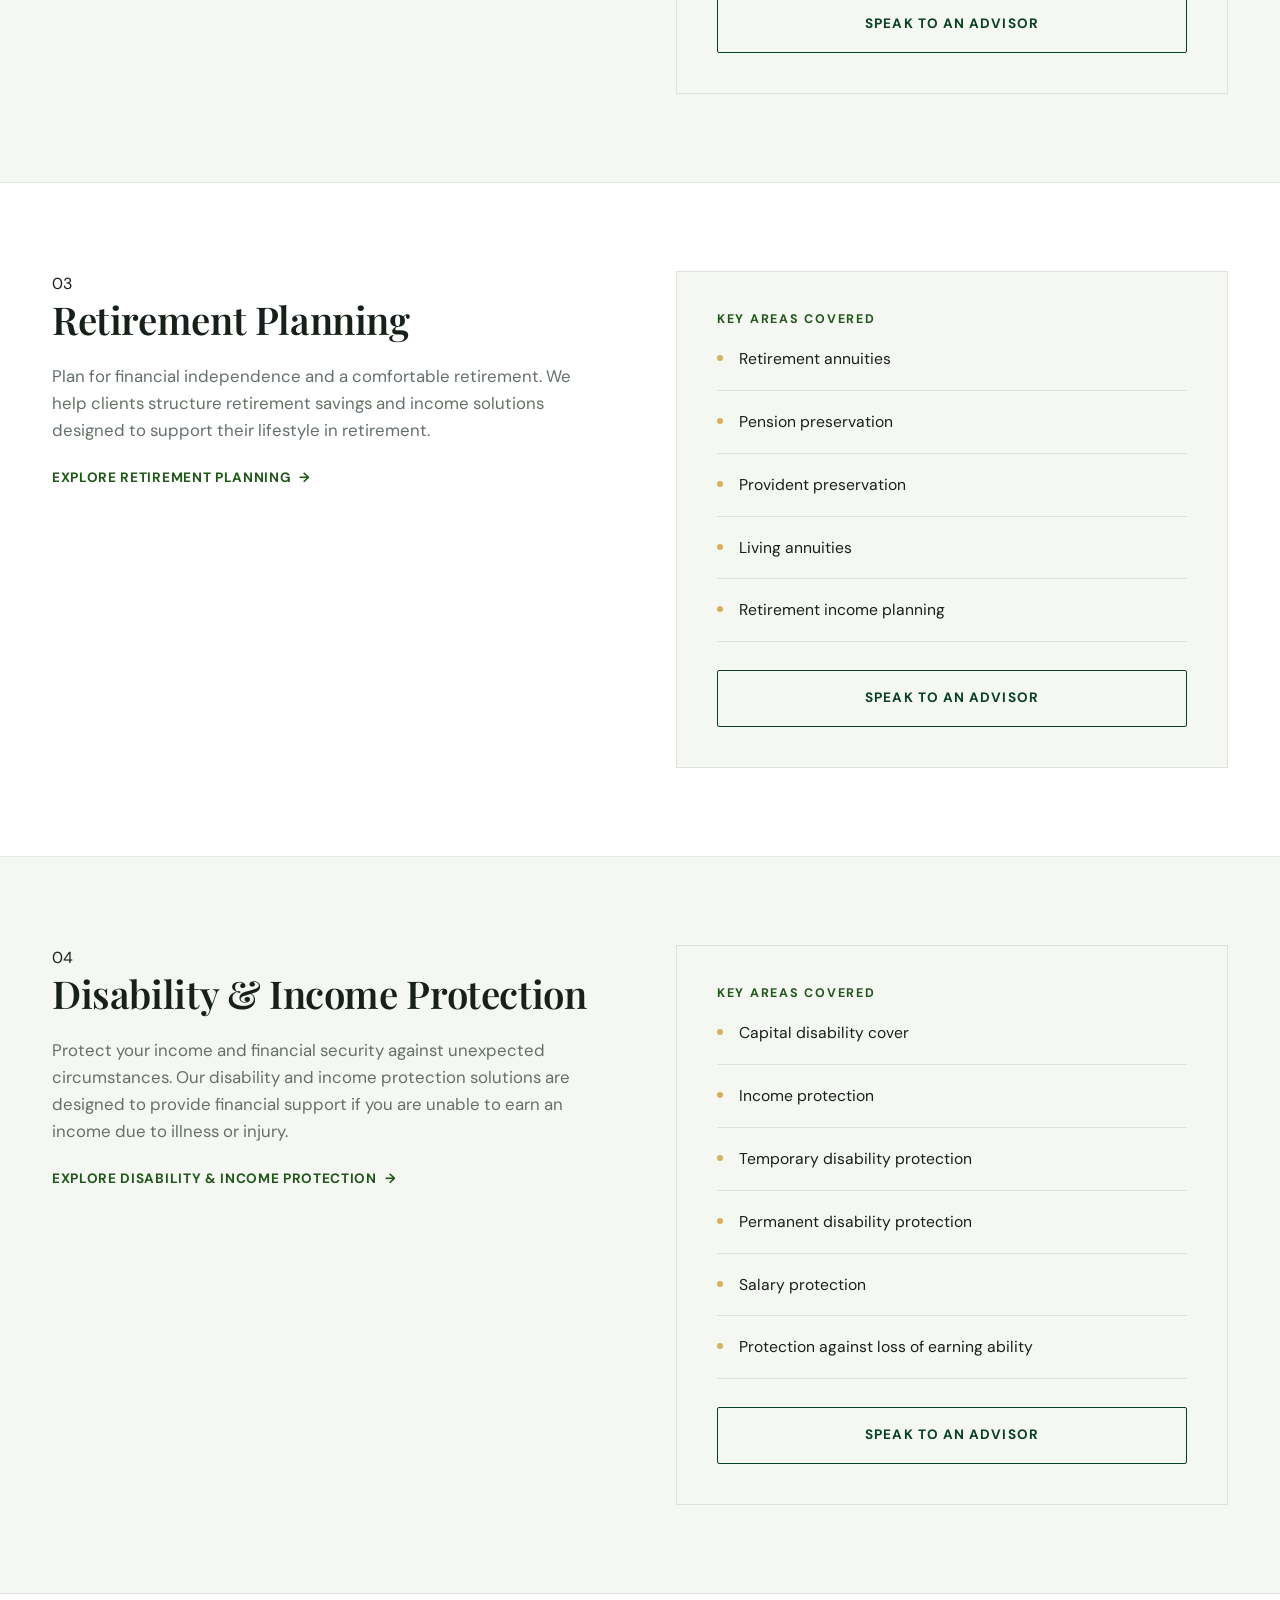
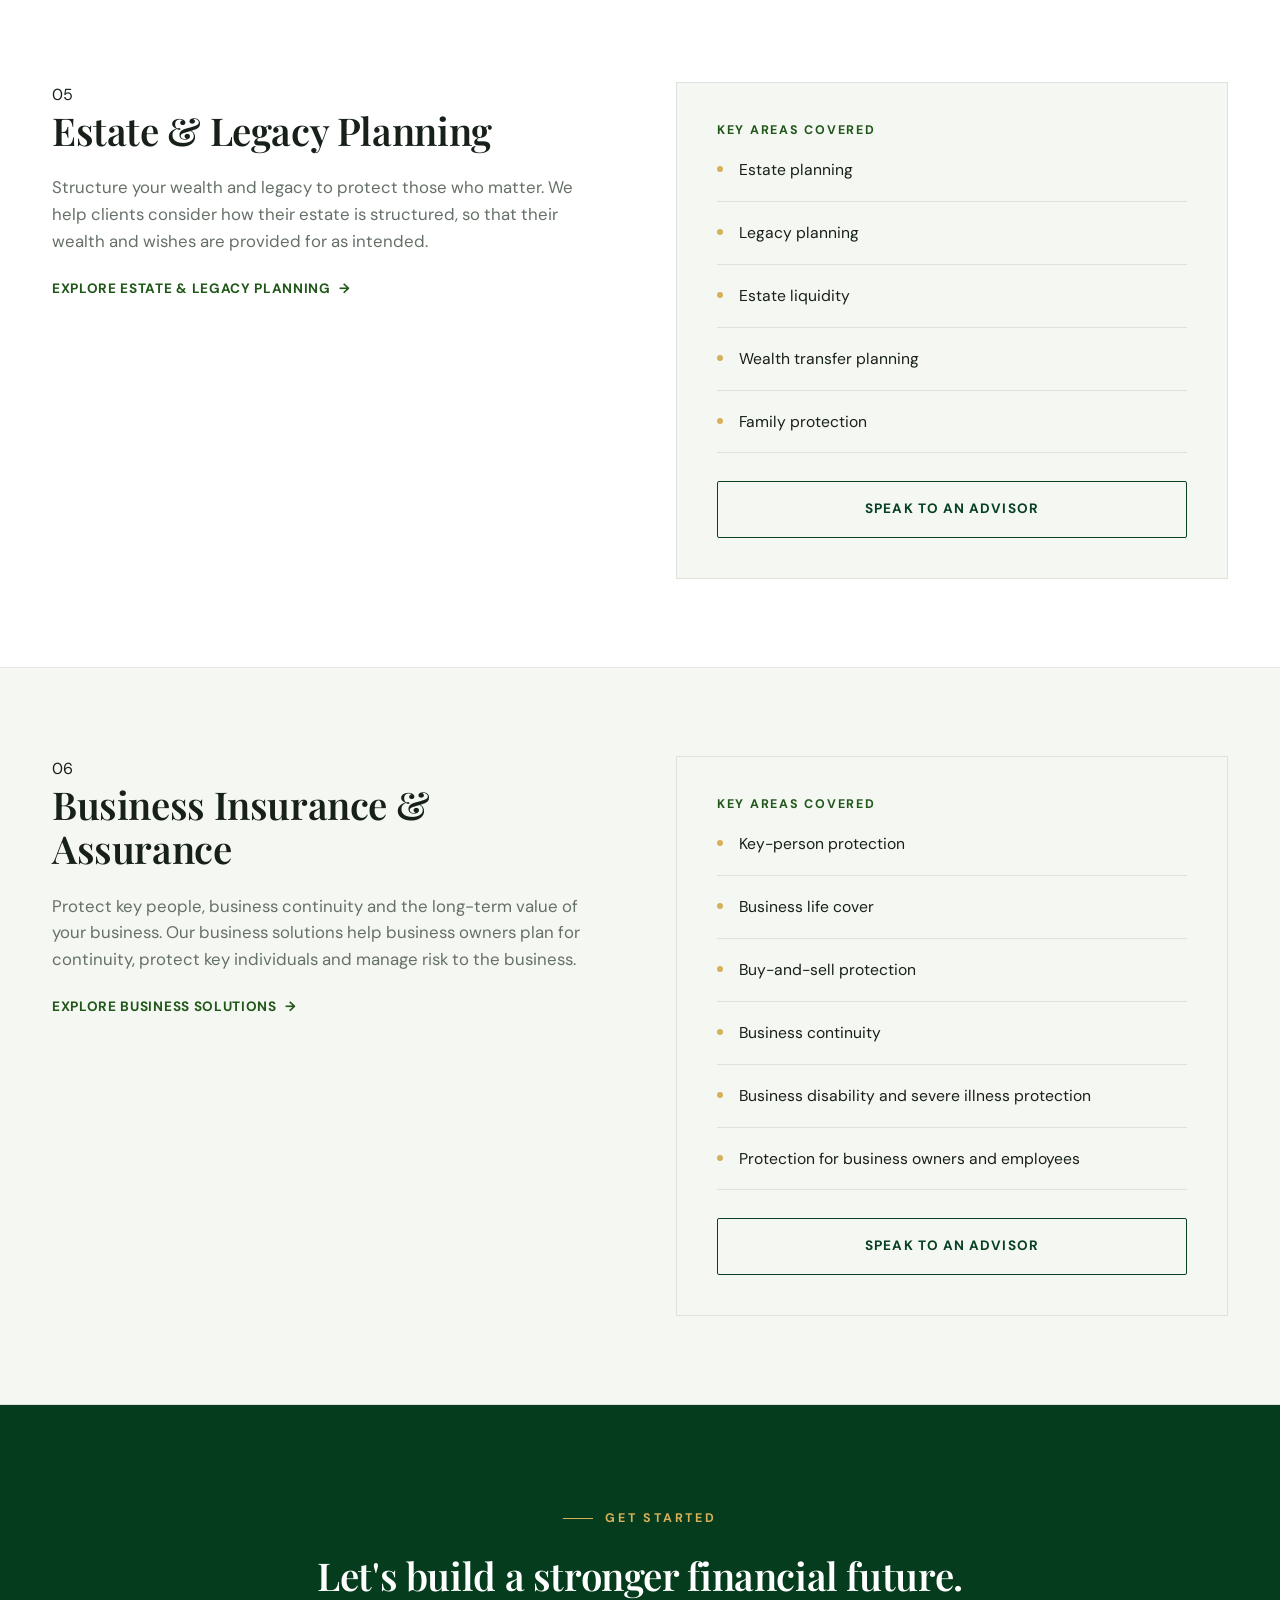
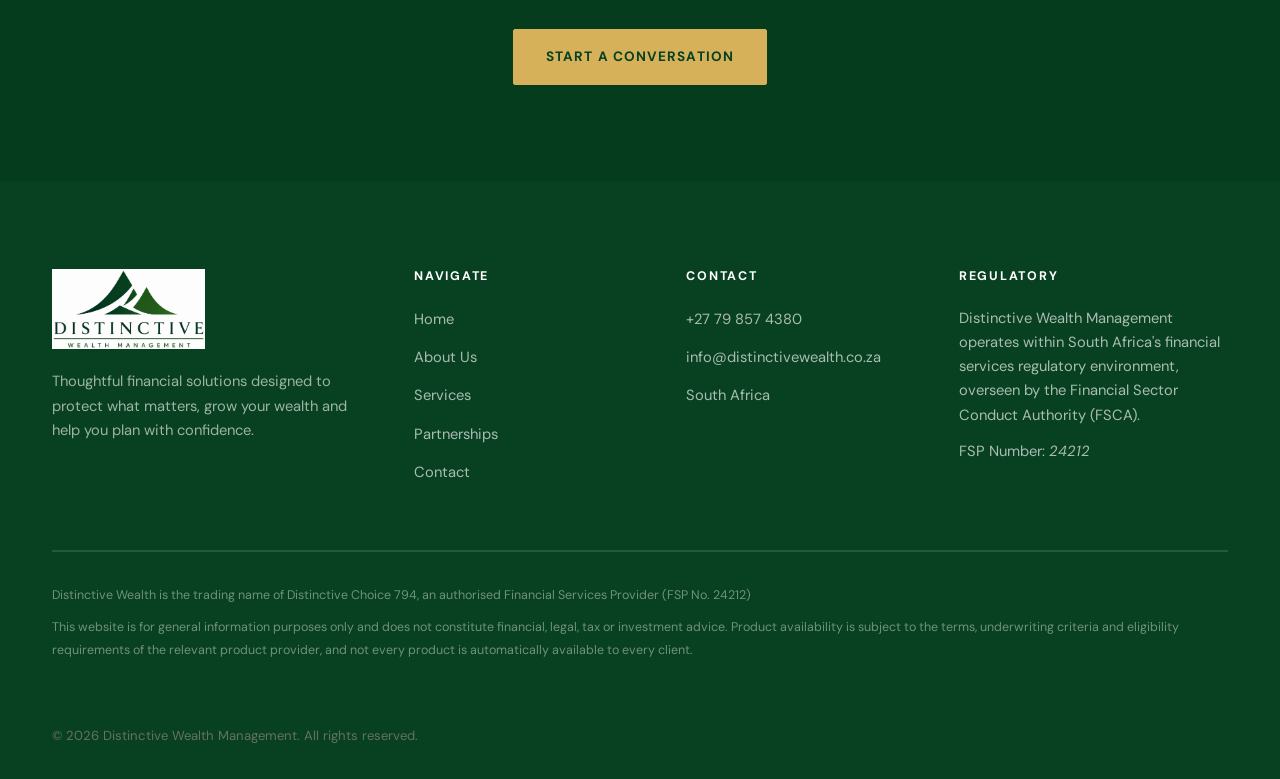
<file: financial-services-website/services.html>
<!DOCTYPE html>
<html lang="en-ZA">
<head>
<meta charset="UTF-8">
<meta name="viewport" content="width=device-width, initial-scale=1.0">
<title>Distinctive Wealth Management | Services</title>
<meta name="description" content="Explore Distinctive Wealth Management's financial services: life insurance, investments, retirement planning, disability protection, estate planning and business insurance.">
<link rel="canonical" href="/services.html">
<meta property="og:type" content="website">
<meta property="og:title" content="Financial Services | Distinctive Wealth Management">
<meta property="og:description" content="Solutions built around your goals — insurance, investments, retirement, disability protection, estate planning and business solutions.">
<meta property="og:image" content="images/distinctive.png">
<link rel="icon" type="image/png" href="images/favicon.png">
<link rel="apple-touch-icon" href="images/apple-touch-icon.png">
<link rel="preconnect" href="https://fonts.googleapis.com">
<link rel="preconnect" href="https://fonts.gstatic.com" crossorigin>
<link href="https://fonts.googleapis.com/css2?family=Playfair+Display:wght@500;600;700&family=DM+Sans:wght@400;500;700&display=swap" rel="stylesheet">
<link rel="stylesheet" href="css/style.css">
</head>
<body>
<a class="skip-link" href="#main">Skip to main content</a>

<header class="site-header">
  <div class="nav-wrap">
    <a href="index.html" class="brand" aria-label="Distinctive Wealth Management home">
      <img src="images/distinctive.png" alt="Distinctive Wealth Management" width="220" height="115">
    </a>
    <nav class="nav-primary" aria-label="Primary">
      <a href="index.html">Home</a>
      <a href="about.html">About Us</a>
      <a href="services.html" aria-current="page">Services</a>
      <a href="index.html#partnerships">Partnerships</a>
      <a href="contact.html">Contact</a>
    </nav>
    <div class="nav-actions">
      <a href="contact.html" class="btn btn-primary nav-cta">Speak to an Advisor</a>
      <button class="nav-toggle" aria-label="Toggle navigation menu" aria-expanded="false" aria-controls="mobile-nav">
        <span></span><span></span><span></span>
      </button>
    </div>
  </div>
</header>

<div class="mobile-nav" id="mobile-nav">
  <div class="mobile-nav-inner">
    <a href="index.html">Home</a>
    <a href="about.html">About Us</a>
    <a href="services.html">Services</a>
    <a href="index.html#partnerships">Partnerships</a>
    <a href="contact.html">Contact</a>
    <a href="contact.html" class="btn btn-primary btn-block">Speak to an Advisor</a>
  </div>
</div>

<main id="main">

  <section class="page-hero">
    <svg class="hero-lines" viewBox="0 0 1440 500" preserveAspectRatio="xMidYMid slice" xmlns="http://www.w3.org/2000/svg" aria-hidden="true">
      <polyline points="-50,450 300,150 480,320 620,220 850,450" fill="none" stroke="#D6B15A" stroke-width="1" opacity="0.25"/>
      <polyline points="700,500 1000,200 1150,360 1300,260 1550,500" fill="none" stroke="#FFFFFF" stroke-width="1" opacity="0.12"/>
    </svg>
    <div class="container">
      <p class="page-hero-crumb"><a href="index.html">Home</a> / Services</p>
      <p class="eyebrow">Our Services</p>
      <h1>Solutions built around your goals.</h1>
      <p class="lead">From protection to growth, retirement to legacy — our services are designed to work together as part of one considered financial plan.</p>
    </div>
  </section>

  <!-- 01 LIFE INSURANCE -->
  <section class="detail-block" id="life-insurance">
    <div class="container">
      <div class="detail-grid" data-reveal-group>
        <div class="reveal">
          <span class="card-num">01</span>
          <h2>Life &amp; Long-Term Insurance</h2>
          <p class="lead">Protection for the people, responsibilities and legacy that matter most. Our life and long-term insurance solutions are designed to provide financial security for your family and dependants, and to protect the financial commitments you have built over time.</p>
          <a href="services/life-insurance.html" class="btn-text">Explore Life Insurance <span class="arrow">→</span></a>
        </div>
        <div class="reveal">
          <div class="panel-box">
            <h4>Key Areas Covered</h4>
            <ul class="feature-list">
              <li>Life cover and death benefits</li>
              <li>Family and dependant protection</li>
              <li>Estate and legacy protection</li>
              <li>Long-term insurance planning</li>
            </ul>
            <a href="contact.html" class="btn btn-outline btn-block" style="margin-top:28px;">Speak to an Advisor</a>
          </div>
        </div>
      </div>
    </div>
  </section>

  <!-- 02 INVESTMENTS -->
  <section class="detail-block bg-soft" id="investments">
    <div class="container">
      <div class="detail-grid" data-reveal-group>
        <div class="reveal">
          <span class="card-num">02</span>
          <h2>Investments &amp; Wealth Creation</h2>
          <p class="lead">Long-term investment solutions aligned with your financial objectives. We help clients structure investments for growth, tax efficiency and specific financial goals, drawing on solutions from established investment institutions.</p>
          <a href="services/investments.html" class="btn-text">Explore Investments <span class="arrow">→</span></a>
        </div>
        <div class="reveal">
          <div class="panel-box">
            <h4>Key Areas Covered</h4>
            <ul class="feature-list">
              <li>Flexible investments</li>
              <li>Long-term wealth creation</li>
              <li>Goal-based investing</li>
              <li>Tax-efficient investment options</li>
              <li>Offshore and global investment exposure</li>
            </ul>
            <a href="contact.html" class="btn btn-outline btn-block" style="margin-top:28px;">Speak to an Advisor</a>
          </div>
        </div>
      </div>
    </div>
  </section>

  <!-- 03 RETIREMENT -->
  <section class="detail-block" id="retirement">
    <div class="container">
      <div class="detail-grid" data-reveal-group>
        <div class="reveal">
          <span class="card-num">03</span>
          <h2>Retirement Planning</h2>
          <p class="lead">Plan for financial independence and a comfortable retirement. We help clients structure retirement savings and income solutions designed to support their lifestyle in retirement.</p>
          <a href="services/retirement.html" class="btn-text">Explore Retirement Planning <span class="arrow">→</span></a>
        </div>
        <div class="reveal">
          <div class="panel-box">
            <h4>Key Areas Covered</h4>
            <ul class="feature-list">
              <li>Retirement annuities</li>
              <li>Pension preservation</li>
              <li>Provident preservation</li>
              <li>Living annuities</li>
              <li>Retirement income planning</li>
            </ul>
            <a href="contact.html" class="btn btn-outline btn-block" style="margin-top:28px;">Speak to an Advisor</a>
          </div>
        </div>
      </div>
    </div>
  </section>

  <!-- 04 DISABILITY -->
  <section class="detail-block bg-soft" id="disability">
    <div class="container">
      <div class="detail-grid" data-reveal-group>
        <div class="reveal">
          <span class="card-num">04</span>
          <h2>Disability &amp; Income Protection</h2>
          <p class="lead">Protect your income and financial security against unexpected circumstances. Our disability and income protection solutions are designed to provide financial support if you are unable to earn an income due to illness or injury.</p>
          <a href="services/disability.html" class="btn-text">Explore Disability &amp; Income Protection <span class="arrow">→</span></a>
        </div>
        <div class="reveal">
          <div class="panel-box">
            <h4>Key Areas Covered</h4>
            <ul class="feature-list">
              <li>Capital disability cover</li>
              <li>Income protection</li>
              <li>Temporary disability protection</li>
              <li>Permanent disability protection</li>
              <li>Salary protection</li>
              <li>Protection against loss of earning ability</li>
            </ul>
            <a href="contact.html" class="btn btn-outline btn-block" style="margin-top:28px;">Speak to an Advisor</a>
          </div>
        </div>
      </div>
    </div>
  </section>

  <!-- 05 ESTATE PLANNING -->
  <section class="detail-block" id="estate-planning">
    <div class="container">
      <div class="detail-grid" data-reveal-group>
        <div class="reveal">
          <span class="card-num">05</span>
          <h2>Estate &amp; Legacy Planning</h2>
          <p class="lead">Structure your wealth and legacy to protect those who matter. We help clients consider how their estate is structured, so that their wealth and wishes are provided for as intended.</p>
          <a href="services/estate-planning.html" class="btn-text">Explore Estate &amp; Legacy Planning <span class="arrow">→</span></a>
        </div>
        <div class="reveal">
          <div class="panel-box">
            <h4>Key Areas Covered</h4>
            <ul class="feature-list">
              <li>Estate planning</li>
              <li>Legacy planning</li>
              <li>Estate liquidity</li>
              <li>Wealth transfer planning</li>
              <li>Family protection</li>
            </ul>
            <a href="contact.html" class="btn btn-outline btn-block" style="margin-top:28px;">Speak to an Advisor</a>
          </div>
        </div>
      </div>
    </div>
  </section>

  <!-- 06 BUSINESS INSURANCE -->
  <section class="detail-block bg-soft" id="business-insurance">
    <div class="container">
      <div class="detail-grid" data-reveal-group>
        <div class="reveal">
          <span class="card-num">06</span>
          <h2>Business Insurance &amp; Assurance</h2>
          <p class="lead">Protect key people, business continuity and the long-term value of your business. Our business solutions help business owners plan for continuity, protect key individuals and manage risk to the business.</p>
          <a href="services/business-insurance.html" class="btn-text">Explore Business Solutions <span class="arrow">→</span></a>
        </div>
        <div class="reveal">
          <div class="panel-box">
            <h4>Key Areas Covered</h4>
            <ul class="feature-list">
              <li>Key-person protection</li>
              <li>Business life cover</li>
              <li>Buy-and-sell protection</li>
              <li>Business continuity</li>
              <li>Business disability and severe illness protection</li>
              <li>Protection for business owners and employees</li>
            </ul>
            <a href="contact.html" class="btn btn-outline btn-block" style="margin-top:28px;">Speak to an Advisor</a>
          </div>
        </div>
      </div>
    </div>
  </section>

  <!-- CTA -->
  <section class="cta-band">
    <div class="container">
      <p class="eyebrow on-dark" style="justify-content:center;">Get Started</p>
      <h2 style="margin-top:24px;">Let's build a stronger financial future.</h2>
      <a href="contact.html" class="btn btn-gold">Start a Conversation</a>
    </div>
  </section>

</main>

<footer class="site-footer">
  <div class="container">
    <div class="footer-top">
      <div class="footer-brand">
        <img src="images/distinctive.png" alt="Distinctive Wealth Management">
        <p>Thoughtful financial solutions designed to protect what matters, grow your wealth and help you plan with confidence.</p>
      </div>
      <div class="footer-col">
        <h4>Navigate</h4>
        <ul>
          <li><a href="index.html">Home</a></li>
          <li><a href="about.html">About Us</a></li>
          <li><a href="services.html">Services</a></li>
          <li><a href="index.html#partnerships">Partnerships</a></li>
          <li><a href="contact.html">Contact</a></li>
        </ul>
      </div>
      <div class="footer-col">
        <h4>Contact</h4>
        <ul>
          <li><span>+27 79 857 4380</span></li>
          <li><a href="mailto:info@distinctivewealth.co.za">info@distinctivewealth.co.za</a></li>
          <li><span>South Africa</span></li>
        </ul>
      </div>
      <div class="footer-col">
        <h4>Regulatory</h4>
        <p>Distinctive Wealth Management operates within South Africa's financial services regulatory environment, overseen by the Financial Sector Conduct Authority (FSCA).</p>
        <p style="margin-top:12px;">FSP Number: <em>24212</em></p>
      </div>
    </div>
    <div class="footer-legal">
      <p>Distinctive Wealth is the trading name of Distinctive Choice 794, an authorised Financial Services Provider (FSP No. 24212)</p>
      <p>This website is for general information purposes only and does not constitute financial, legal, tax or investment advice. Product availability is subject to the terms, underwriting criteria and eligibility requirements of the relevant product provider, and not every product is automatically available to every client.</p>
    </div>
    <div class="footer-bottom">
      <p>&copy; <span data-year>2026</span> Distinctive Wealth Management. All rights reserved.</p>
    </div>
  </div>
</footer>

<script src="js/script.js"></script>
</body>
</html>
</file>
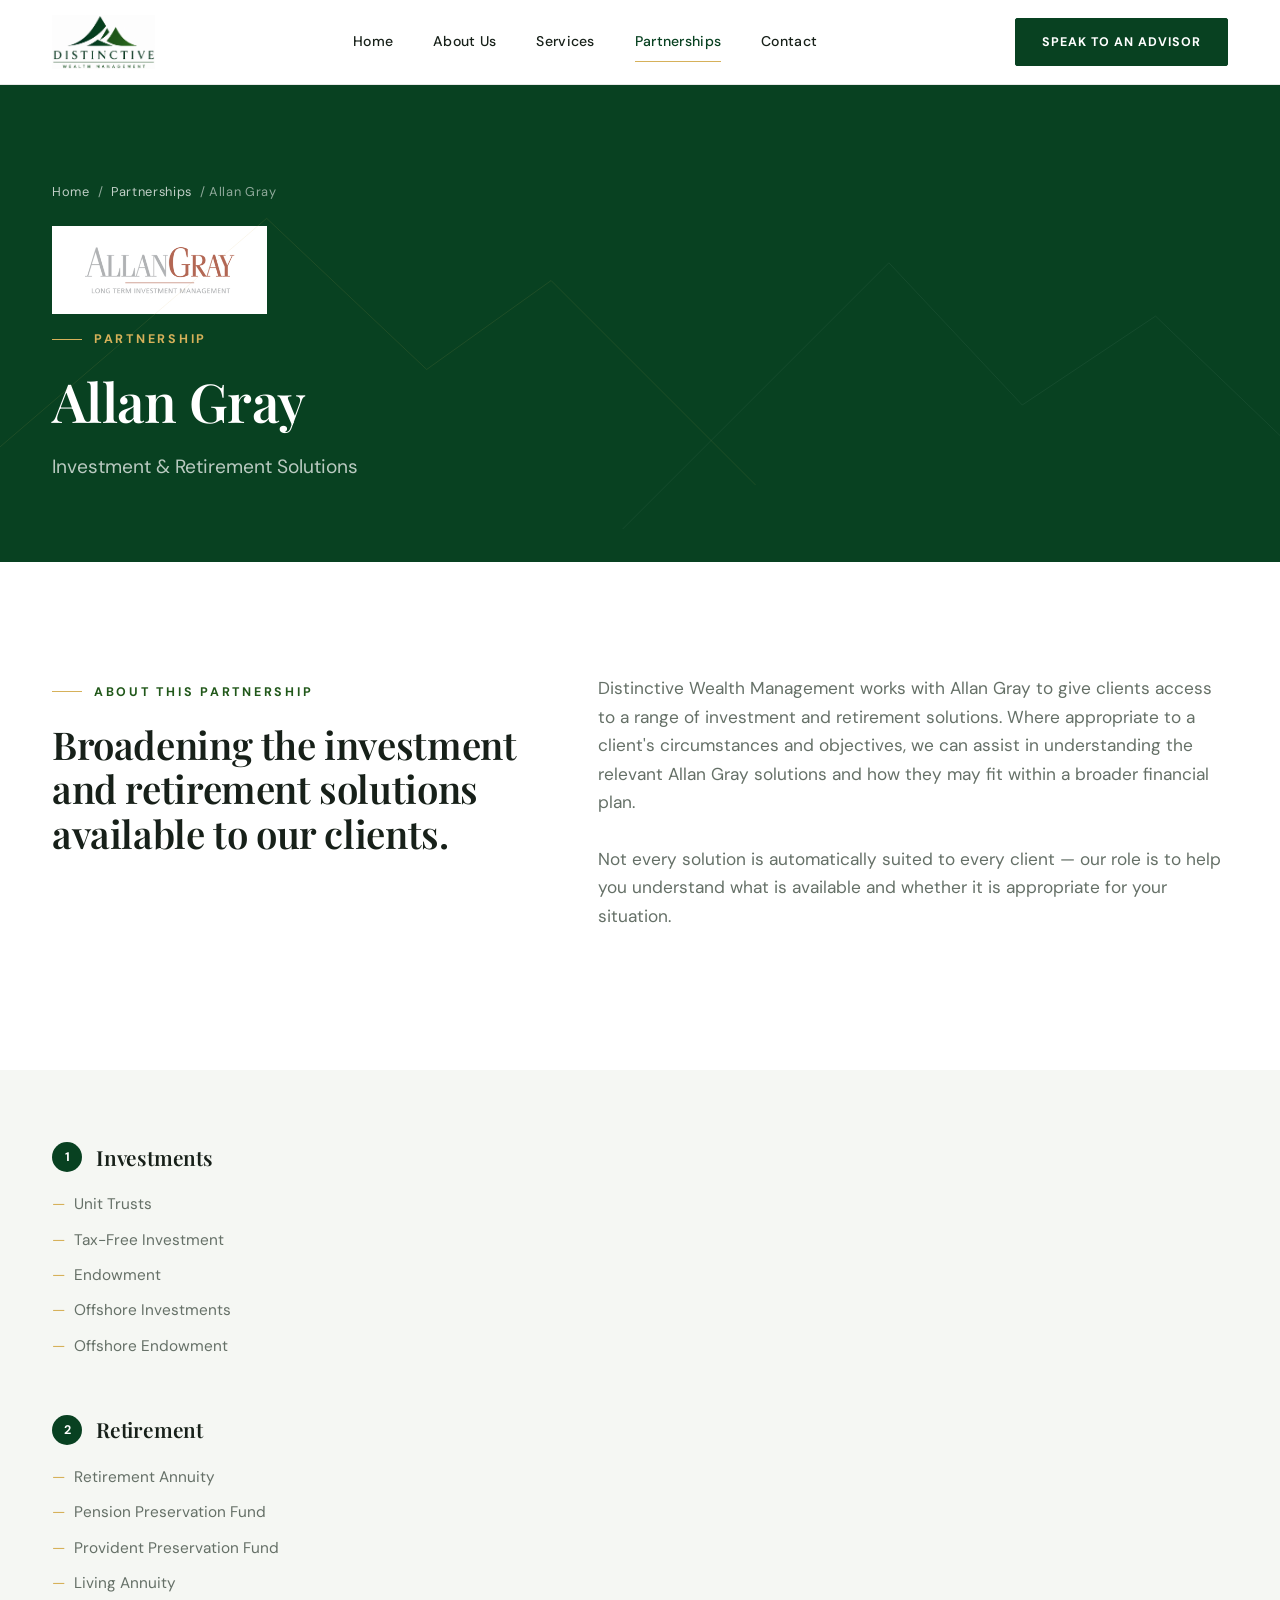
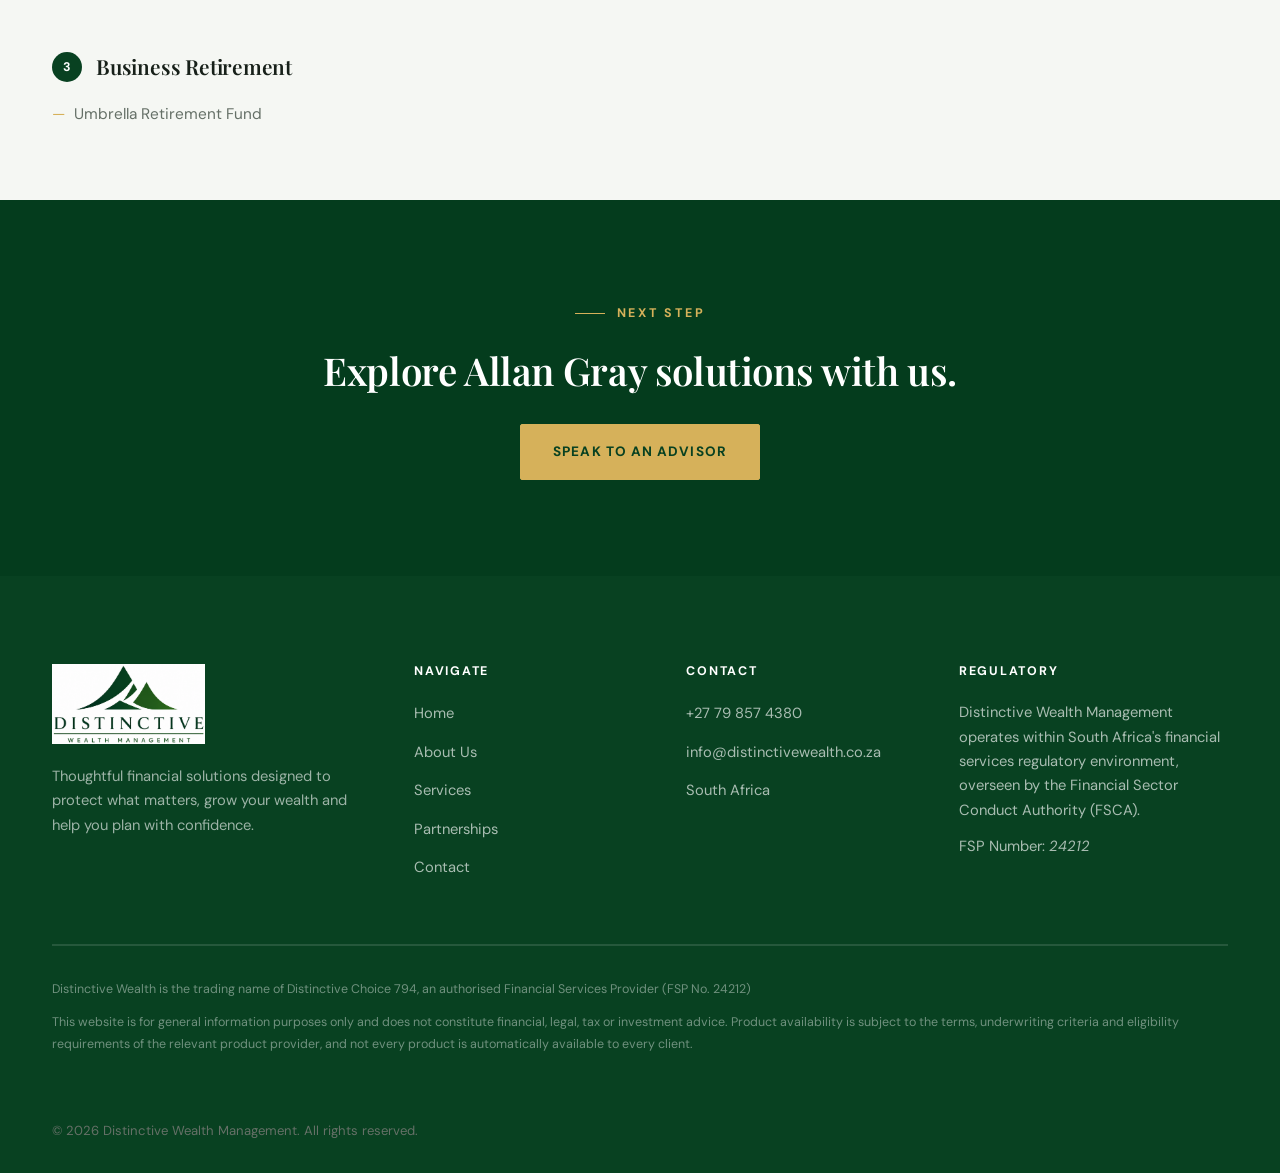
<file: financial-services-website/partners/allan-gray.html>
<!DOCTYPE html>
<html lang="en-ZA">
<head>
<meta charset="UTF-8">
<meta name="viewport" content="width=device-width, initial-scale=1.0">
<title>Distinctive Wealth Management | Allan Gray Partnership</title>
<meta name="description" content="Distinctive Wealth Management's partnership with Allan Gray gives clients access to unit trusts, tax-free investments, retirement and business retirement solutions.">
<link rel="canonical" href="/partners/allan-gray.html">
<meta property="og:type" content="website">
<meta property="og:title" content="Allan Gray | Distinctive Wealth Management">
<meta property="og:description" content="Investment &amp; Retirement Solutions available through our partnership with Allan Gray.">
<meta property="og:image" content="../images/allan-gray.png">
<link rel="icon" type="image/png" href="../images/favicon.png">
<link rel="apple-touch-icon" href="../images/apple-touch-icon.png">
<link rel="preconnect" href="https://fonts.googleapis.com">
<link rel="preconnect" href="https://fonts.gstatic.com" crossorigin>
<link href="https://fonts.googleapis.com/css2?family=Playfair+Display:wght@500;600;700&family=DM+Sans:wght@400;500;700&display=swap" rel="stylesheet">
<link rel="stylesheet" href="../css/style.css">
</head>
<body>
<a class="skip-link" href="#main">Skip to main content</a>

<header class="site-header">
  <div class="nav-wrap">
    <a href="../index.html" class="brand" aria-label="Distinctive Wealth Management home">
      <img src="../images/distinctive.png" alt="Distinctive Wealth Management" width="220" height="115">
    </a>
    <nav class="nav-primary" aria-label="Primary">
      <a href="../index.html">Home</a>
      <a href="../about.html">About Us</a>
      <a href="../services.html">Services</a>
      <a href="../index.html#partnerships" aria-current="page">Partnerships</a>
      <a href="../contact.html">Contact</a>
    </nav>
    <div class="nav-actions">
      <a href="../contact.html" class="btn btn-primary nav-cta">Speak to an Advisor</a>
      <button class="nav-toggle" aria-label="Toggle navigation menu" aria-expanded="false" aria-controls="mobile-nav">
        <span></span><span></span><span></span>
      </button>
    </div>
  </div>
</header>

<div class="mobile-nav" id="mobile-nav">
  <div class="mobile-nav-inner">
    <a href="../index.html">Home</a>
    <a href="../about.html">About Us</a>
    <a href="../services.html">Services</a>
    <a href="../index.html#partnerships">Partnerships</a>
    <a href="../contact.html">Contact</a>
    <a href="../contact.html" class="btn btn-primary btn-block">Speak to an Advisor</a>
  </div>
</div>

<main id="main">

  <section class="page-hero">
    <svg class="hero-lines" viewBox="0 0 1440 500" preserveAspectRatio="xMidYMid slice" xmlns="http://www.w3.org/2000/svg" aria-hidden="true">
      <polyline points="-50,450 300,150 480,320 620,220 850,450" fill="none" stroke="#D6B15A" stroke-width="1" opacity="0.25"/>
      <polyline points="700,500 1000,200 1150,360 1300,260 1550,500" fill="none" stroke="#FFFFFF" stroke-width="1" opacity="0.12"/>
    </svg>
    <div class="container">
      <p class="page-hero-crumb"><a href="../index.html">Home</a> / <a href="../index.html#partnerships">Partnerships</a> / Allan Gray</p>
      <div class="partner-page-header">
        <div class="partner-page-logo">
          <img src="../images/allan-gray.png" alt="Allan Gray logo">
        </div>
      </div>
      <p class="eyebrow">Partnership</p>
      <h1>Allan Gray</h1>
      <p class="lead">Investment &amp; Retirement Solutions</p>
    </div>
  </section>

  <section class="section" data-reveal-group>
    <div class="container">
      <div class="intro-grid">
        <div class="reveal">
          <p class="eyebrow">About This Partnership</p>
          <h2>Broadening the investment and retirement solutions available to our clients.</h2>
        </div>
        <div class="intro-copy reveal">
          <p>Distinctive Wealth Management works with Allan Gray to give clients access to a range of investment and retirement solutions. Where appropriate to a client's circumstances and objectives, we can assist in understanding the relevant Allan Gray solutions and how they may fit within a broader financial plan.</p>
          <p>Not every solution is automatically suited to every client — our role is to help you understand what is available and whether it is appropriate for your situation.</p>
        </div>
      </div>
    </div>
  </section>

  <section class="section-sm bg-soft">
    <div class="container">

      <div class="category-block" style="margin-bottom:56px;">
        <h3><span class="cat-index">1</span> Investments</h3>
        <ul style="columns:2; column-gap:56px;">
          <li>Unit Trusts</li>
          <li>Tax-Free Investment</li>
          <li>Endowment</li>
          <li>Offshore Investments</li>
          <li>Offshore Endowment</li>
        </ul>
      </div>

      <div class="category-block" style="margin-bottom:56px;">
        <h3><span class="cat-index">2</span> Retirement</h3>
        <ul style="columns:2; column-gap:56px;">
          <li>Retirement Annuity</li>
          <li>Pension Preservation Fund</li>
          <li>Provident Preservation Fund</li>
          <li>Living Annuity</li>
        </ul>
      </div>

      <div class="category-block">
        <h3><span class="cat-index">3</span> Business Retirement</h3>
        <ul>
          <li>Umbrella Retirement Fund</li>
        </ul>
      </div>

    </div>
  </section>

  <section class="cta-band">
    <div class="container">
      <p class="eyebrow on-dark" style="justify-content:center;">Next Step</p>
      <h2 style="margin-top:24px;">Explore Allan Gray solutions with us.</h2>
      <a href="../contact.html" class="btn btn-gold">Speak to an Advisor</a>
    </div>
  </section>

</main>

<footer class="site-footer">
  <div class="container">
    <div class="footer-top">
      <div class="footer-brand">
        <img src="../images/distinctive.png" alt="Distinctive Wealth Management">
        <p>Thoughtful financial solutions designed to protect what matters, grow your wealth and help you plan with confidence.</p>
      </div>
      <div class="footer-col">
        <h4>Navigate</h4>
        <ul>
          <li><a href="../index.html">Home</a></li>
          <li><a href="../about.html">About Us</a></li>
          <li><a href="../services.html">Services</a></li>
          <li><a href="../index.html#partnerships">Partnerships</a></li>
          <li><a href="../contact.html">Contact</a></li>
        </ul>
      </div>
      <div class="footer-col">
        <h4>Contact</h4>
        <ul>
          <li><span>+27 79 857 4380</span></li>
          <li><a href="mailto:info@distinctivewealth.co.za">info@distinctivewealth.co.za</a></li>
          <li><span>South Africa</span></li>
        </ul>
      </div>
      <div class="footer-col">
        <h4>Regulatory</h4>
        <p>Distinctive Wealth Management operates within South Africa's financial services regulatory environment, overseen by the Financial Sector Conduct Authority (FSCA).</p>
        <p style="margin-top:12px;">FSP Number: <em>24212</em></p>
      </div>
    </div>
    <div class="footer-legal">
      <p>Distinctive Wealth is the trading name of Distinctive Choice 794, an authorised Financial Services Provider (FSP No. 24212)</p>
      <p>This website is for general information purposes only and does not constitute financial, legal, tax or investment advice. Product availability is subject to the terms, underwriting criteria and eligibility requirements of the relevant product provider, and not every product is automatically available to every client.</p>
    </div>
    <div class="footer-bottom">
      <p>&copy; <span data-year>2026</span> Distinctive Wealth Management. All rights reserved.</p>
    </div>
  </div>
</footer>

<script src="../js/script.js"></script>
</body>
</html>
</file>
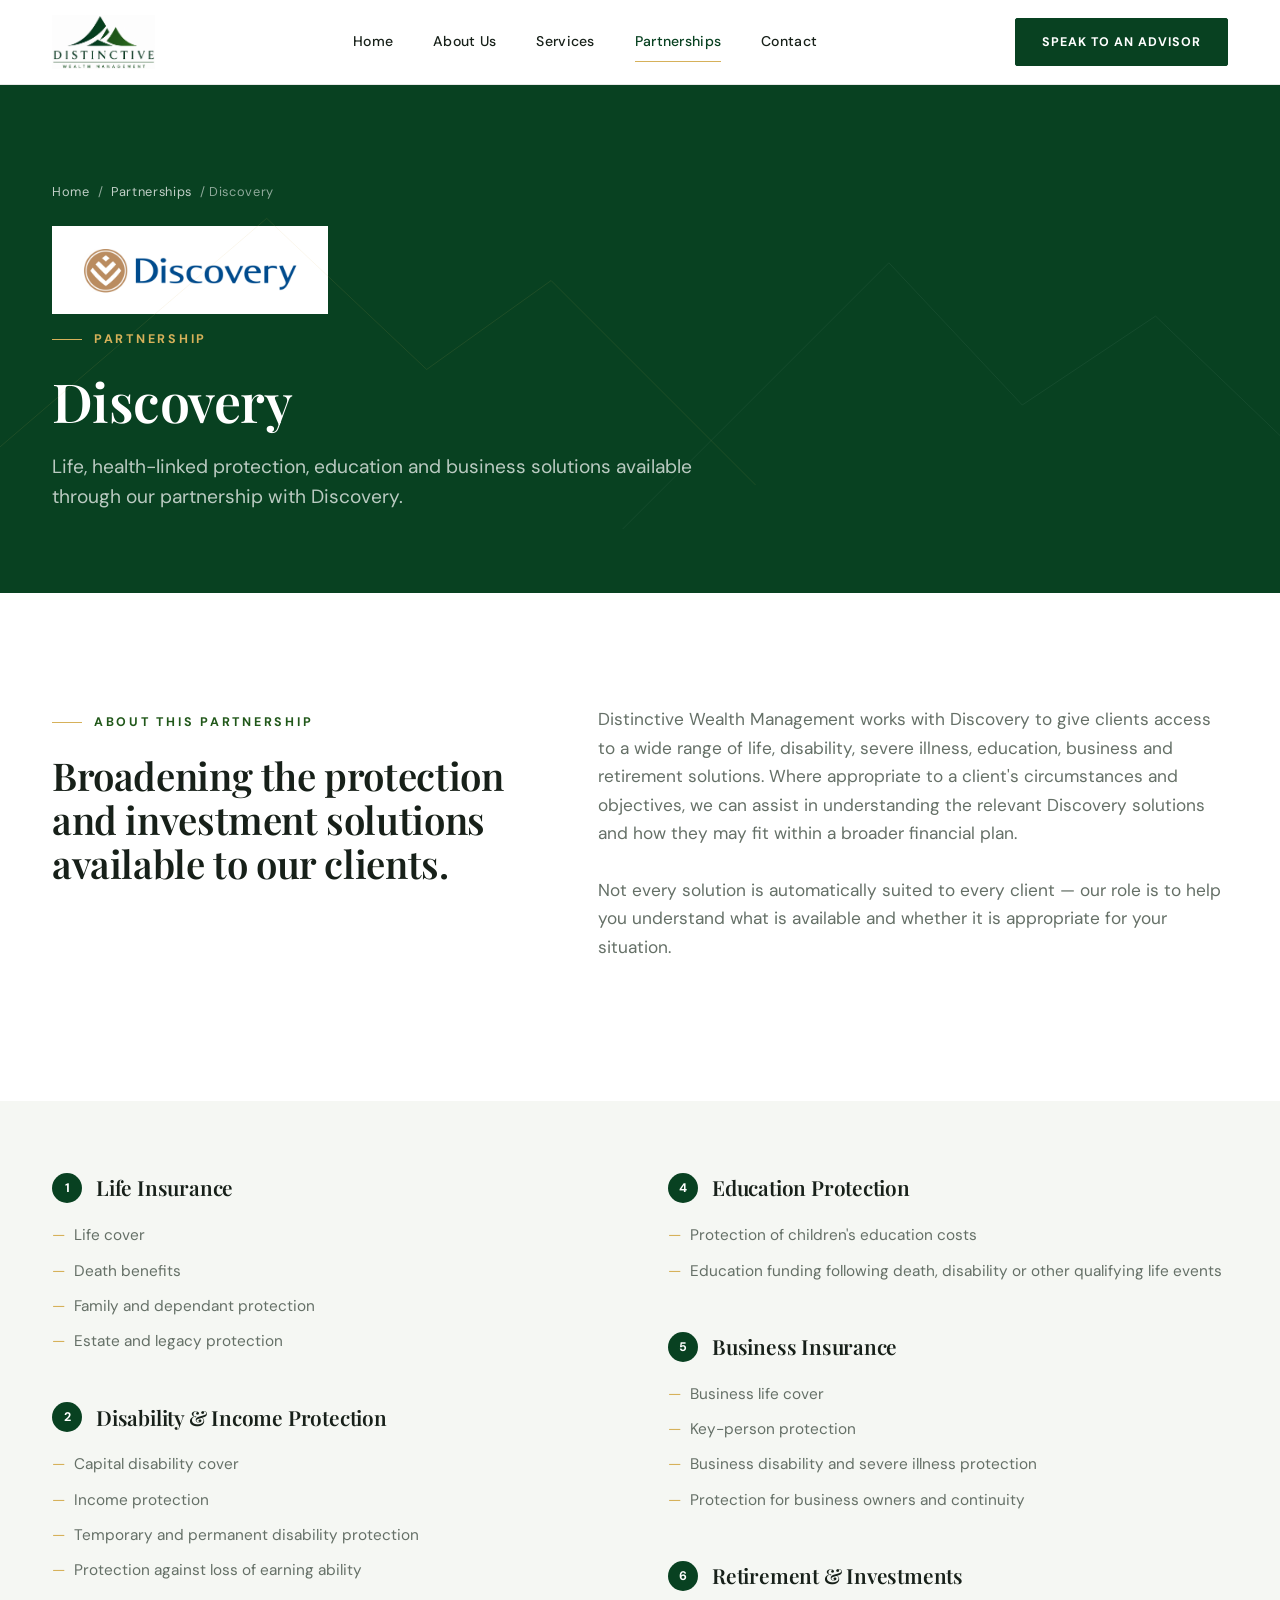
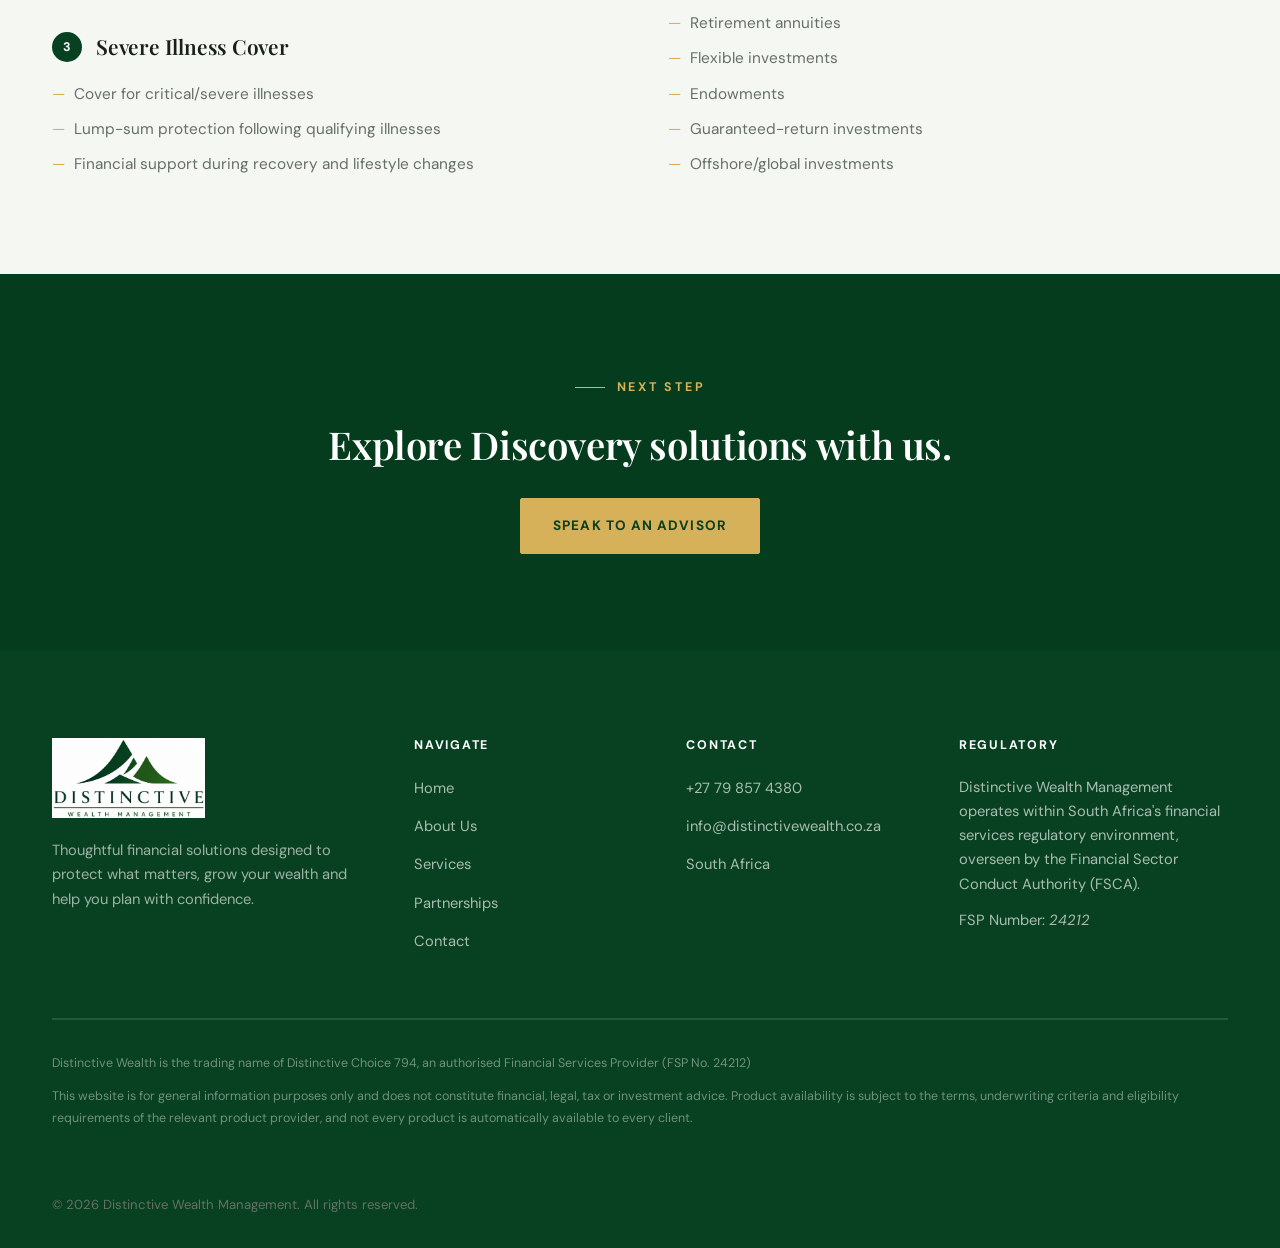
<file: financial-services-website/partners/discovery.html>
<!DOCTYPE html>
<html lang="en-ZA">
<head>
<meta charset="UTF-8">
<meta name="viewport" content="width=device-width, initial-scale=1.0">
<title>Distinctive Wealth Management | Discovery Partnership</title>
<meta name="description" content="Distinctive Wealth Management's partnership with Discovery gives clients access to life insurance, disability cover, severe illness cover, education protection, business insurance and retirement solutions.">
<link rel="canonical" href="/partners/discovery.html">
<meta property="og:type" content="website">
<meta property="og:title" content="Discovery | Distinctive Wealth Management">
<meta property="og:description" content="Life, disability, severe illness, education, business and retirement solutions available through our partnership with Discovery.">
<meta property="og:image" content="../images/discovery.png">
<link rel="icon" type="image/png" href="../images/favicon.png">
<link rel="apple-touch-icon" href="../images/apple-touch-icon.png">
<link rel="preconnect" href="https://fonts.googleapis.com">
<link rel="preconnect" href="https://fonts.gstatic.com" crossorigin>
<link href="https://fonts.googleapis.com/css2?family=Playfair+Display:wght@500;600;700&family=DM+Sans:wght@400;500;700&display=swap" rel="stylesheet">
<link rel="stylesheet" href="../css/style.css">
</head>
<body>
<a class="skip-link" href="#main">Skip to main content</a>

<header class="site-header">
  <div class="nav-wrap">
    <a href="../index.html" class="brand" aria-label="Distinctive Wealth Management home">
      <img src="../images/distinctive.png" alt="Distinctive Wealth Management" width="220" height="115">
    </a>
    <nav class="nav-primary" aria-label="Primary">
      <a href="../index.html">Home</a>
      <a href="../about.html">About Us</a>
      <a href="../services.html">Services</a>
      <a href="../index.html#partnerships" aria-current="page">Partnerships</a>
      <a href="../contact.html">Contact</a>
    </nav>
    <div class="nav-actions">
      <a href="../contact.html" class="btn btn-primary nav-cta">Speak to an Advisor</a>
      <button class="nav-toggle" aria-label="Toggle navigation menu" aria-expanded="false" aria-controls="mobile-nav">
        <span></span><span></span><span></span>
      </button>
    </div>
  </div>
</header>

<div class="mobile-nav" id="mobile-nav">
  <div class="mobile-nav-inner">
    <a href="../index.html">Home</a>
    <a href="../about.html">About Us</a>
    <a href="../services.html">Services</a>
    <a href="../index.html#partnerships">Partnerships</a>
    <a href="../contact.html">Contact</a>
    <a href="../contact.html" class="btn btn-primary btn-block">Speak to an Advisor</a>
  </div>
</div>

<main id="main">

  <section class="page-hero">
    <svg class="hero-lines" viewBox="0 0 1440 500" preserveAspectRatio="xMidYMid slice" xmlns="http://www.w3.org/2000/svg" aria-hidden="true">
      <polyline points="-50,450 300,150 480,320 620,220 850,450" fill="none" stroke="#D6B15A" stroke-width="1" opacity="0.25"/>
      <polyline points="700,500 1000,200 1150,360 1300,260 1550,500" fill="none" stroke="#FFFFFF" stroke-width="1" opacity="0.12"/>
    </svg>
    <div class="container">
      <p class="page-hero-crumb"><a href="../index.html">Home</a> / <a href="../index.html#partnerships">Partnerships</a> / Discovery</p>
      <div class="partner-page-header">
        <div class="partner-page-logo">
          <img src="../images/discovery.png" alt="Discovery logo">
        </div>
      </div>
      <p class="eyebrow">Partnership</p>
      <h1>Discovery</h1>
      <p class="lead">Life, health-linked protection, education and business solutions available through our partnership with Discovery.</p>
    </div>
  </section>

  <section class="section" data-reveal-group>
    <div class="container">
      <div class="intro-grid">
        <div class="reveal">
          <p class="eyebrow">About This Partnership</p>
          <h2>Broadening the protection and investment solutions available to our clients.</h2>
        </div>
        <div class="intro-copy reveal">
          <p>Distinctive Wealth Management works with Discovery to give clients access to a wide range of life, disability, severe illness, education, business and retirement solutions. Where appropriate to a client's circumstances and objectives, we can assist in understanding the relevant Discovery solutions and how they may fit within a broader financial plan.</p>
          <p>Not every solution is automatically suited to every client — our role is to help you understand what is available and whether it is appropriate for your situation.</p>
        </div>
      </div>
    </div>
  </section>

  <section class="section-sm bg-soft">
    <div class="container">
      <div class="category-columns">

        <div class="category-block">
          <h3><span class="cat-index">1</span> Life Insurance</h3>
          <ul>
            <li>Life cover</li>
            <li>Death benefits</li>
            <li>Family and dependant protection</li>
            <li>Estate and legacy protection</li>
          </ul>
        </div>

        <div class="category-block">
          <h3><span class="cat-index">2</span> Disability &amp; Income Protection</h3>
          <ul>
            <li>Capital disability cover</li>
            <li>Income protection</li>
            <li>Temporary and permanent disability protection</li>
            <li>Protection against loss of earning ability</li>
          </ul>
        </div>

        <div class="category-block">
          <h3><span class="cat-index">3</span> Severe Illness Cover</h3>
          <ul>
            <li>Cover for critical/severe illnesses</li>
            <li>Lump-sum protection following qualifying illnesses</li>
            <li>Financial support during recovery and lifestyle changes</li>
          </ul>
        </div>

        <div class="category-block">
          <h3><span class="cat-index">4</span> Education Protection</h3>
          <ul>
            <li>Protection of children's education costs</li>
            <li>Education funding following death, disability or other qualifying life events</li>
          </ul>
        </div>

        <div class="category-block">
          <h3><span class="cat-index">5</span> Business Insurance</h3>
          <ul>
            <li>Business life cover</li>
            <li>Key-person protection</li>
            <li>Business disability and severe illness protection</li>
            <li>Protection for business owners and continuity</li>
          </ul>
        </div>

        <div class="category-block">
          <h3><span class="cat-index">6</span> Retirement &amp; Investments</h3>
          <ul>
            <li>Retirement annuities</li>
            <li>Flexible investments</li>
            <li>Endowments</li>
            <li>Guaranteed-return investments</li>
            <li>Offshore/global investments</li>
          </ul>
        </div>

      </div>
    </div>
  </section>

  <section class="cta-band">
    <div class="container">
      <p class="eyebrow on-dark" style="justify-content:center;">Next Step</p>
      <h2 style="margin-top:24px;">Explore Discovery solutions with us.</h2>
      <a href="../contact.html" class="btn btn-gold">Speak to an Advisor</a>
    </div>
  </section>

</main>

<footer class="site-footer">
  <div class="container">
    <div class="footer-top">
      <div class="footer-brand">
        <img src="../images/distinctive.png" alt="Distinctive Wealth Management">
        <p>Thoughtful financial solutions designed to protect what matters, grow your wealth and help you plan with confidence.</p>
      </div>
      <div class="footer-col">
        <h4>Navigate</h4>
        <ul>
          <li><a href="../index.html">Home</a></li>
          <li><a href="../about.html">About Us</a></li>
          <li><a href="../services.html">Services</a></li>
          <li><a href="../index.html#partnerships">Partnerships</a></li>
          <li><a href="../contact.html">Contact</a></li>
        </ul>
      </div>
      <div class="footer-col">
        <h4>Contact</h4>
        <ul>
          <li><span>+27 79 857 4380</span></li>
          <li><a href="mailto:info@distinctivewealth.co.za">info@distinctivewealth.co.za</a></li>
          <li><span>South Africa</span></li>
        </ul>
      </div>
      <div class="footer-col">
        <h4>Regulatory</h4>
        <p>Distinctive Wealth Management operates within South Africa's financial services regulatory environment, overseen by the Financial Sector Conduct Authority (FSCA).</p>
        <p style="margin-top:12px;">FSP Number: <em>24212</em></p>
      </div>
    </div>
    <div class="footer-legal">
      <p>Distinctive Wealth is the trading name of Distinctive Choice 794, an authorised Financial Services Provider (FSP No. 24212)</p>
      <p>This website is for general information purposes only and does not constitute financial, legal, tax or investment advice. Product availability is subject to the terms, underwriting criteria and eligibility requirements of the relevant product provider, and not every product is automatically available to every client.</p>
    </div>
    <div class="footer-bottom">
      <p>&copy; <span data-year>2026</span> Distinctive Wealth Management. All rights reserved.</p>
    </div>
  </div>
</footer>

<script src="../js/script.js"></script>
</body>
</html>
</file>
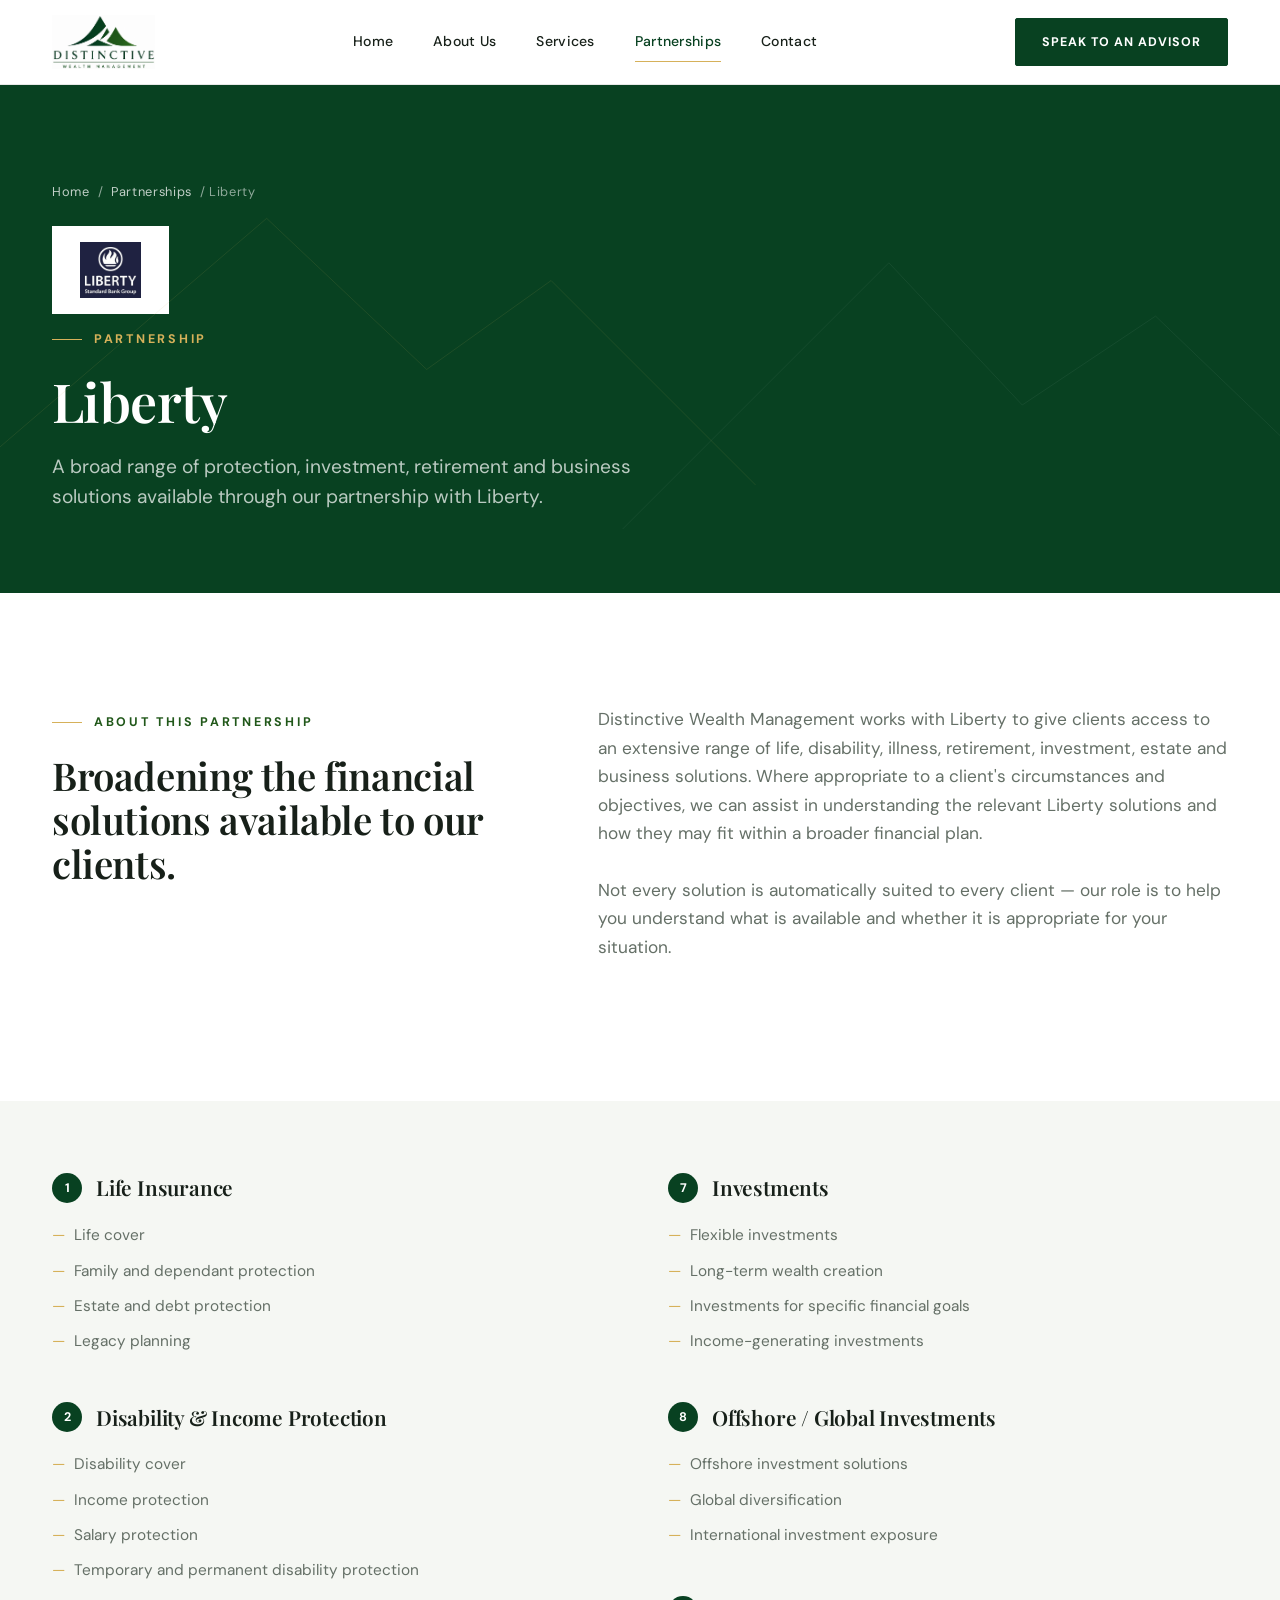
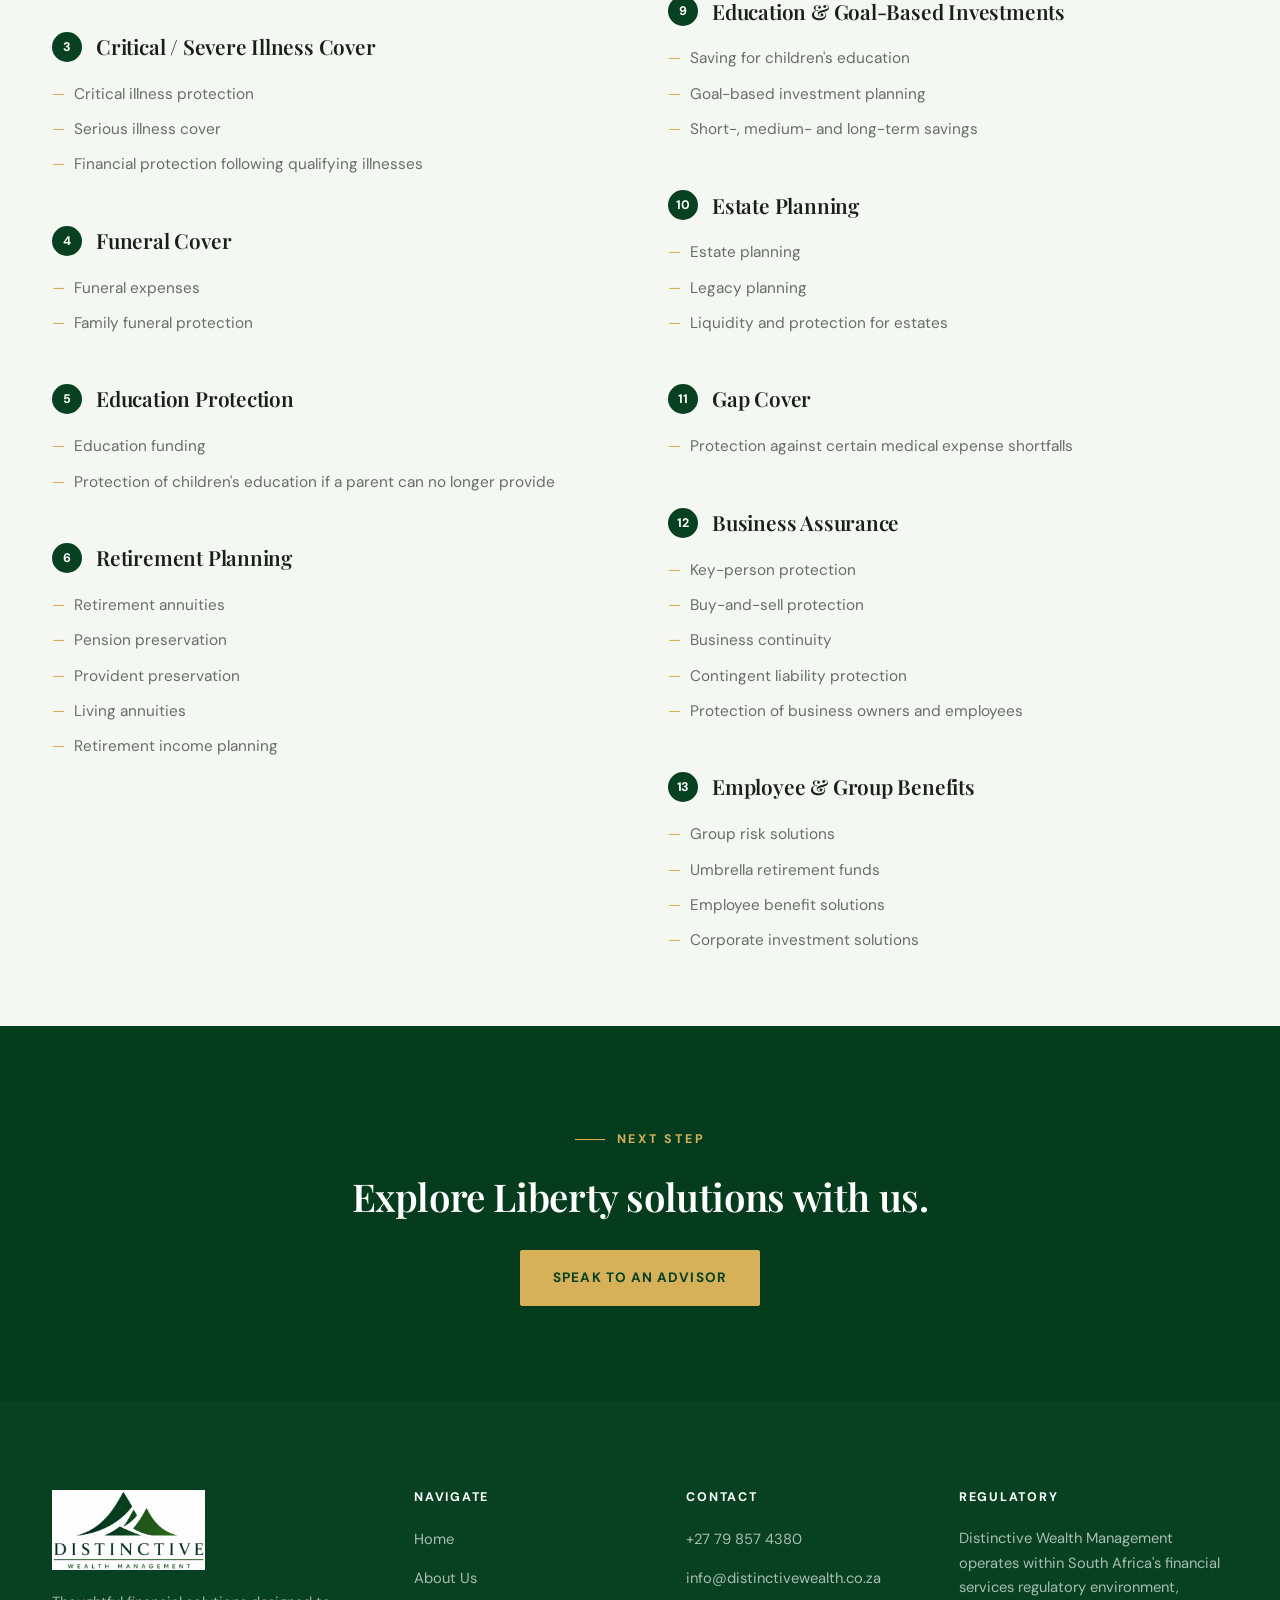
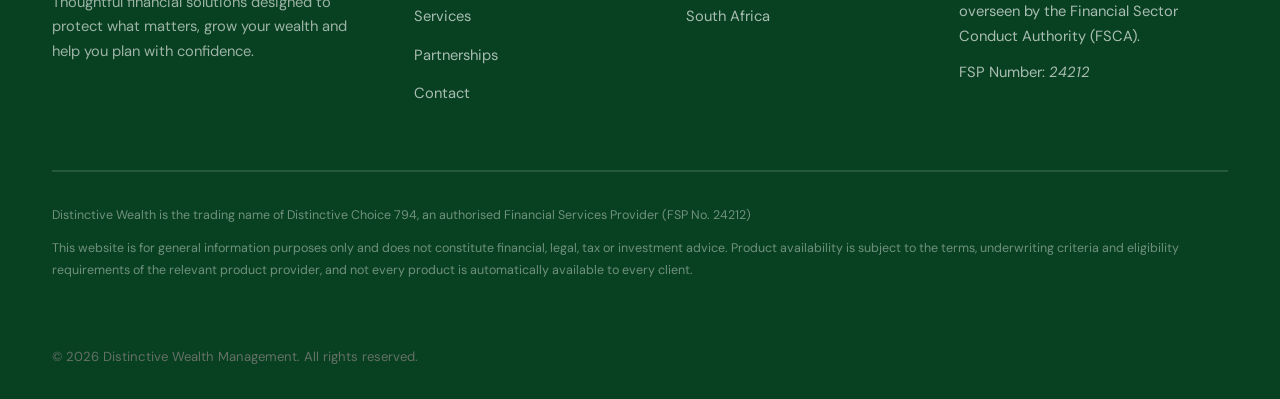
<file: financial-services-website/partners/liberty.html>
<!DOCTYPE html>
<html lang="en-ZA">
<head>
<meta charset="UTF-8">
<meta name="viewport" content="width=device-width, initial-scale=1.0">
<title>Distinctive Wealth Management | Liberty Partnership</title>
<meta name="description" content="Distinctive Wealth Management's partnership with Liberty gives clients access to life insurance, disability cover, retirement planning, investments, estate planning, gap cover and business assurance solutions.">
<link rel="canonical" href="/partners/liberty.html">
<meta property="og:type" content="website">
<meta property="og:title" content="Liberty | Distinctive Wealth Management">
<meta property="og:description" content="A broad range of protection, investment, retirement and business solutions available through our partnership with Liberty.">
<meta property="og:image" content="../images/liberty.jpg">
<link rel="icon" type="image/png" href="../images/favicon.png">
<link rel="apple-touch-icon" href="../images/apple-touch-icon.png">
<link rel="preconnect" href="https://fonts.googleapis.com">
<link rel="preconnect" href="https://fonts.gstatic.com" crossorigin>
<link href="https://fonts.googleapis.com/css2?family=Playfair+Display:wght@500;600;700&family=DM+Sans:wght@400;500;700&display=swap" rel="stylesheet">
<link rel="stylesheet" href="../css/style.css">
</head>
<body>
<a class="skip-link" href="#main">Skip to main content</a>

<header class="site-header">
  <div class="nav-wrap">
    <a href="../index.html" class="brand" aria-label="Distinctive Wealth Management home">
      <img src="../images/distinctive.png" alt="Distinctive Wealth Management" width="220" height="115">
    </a>
    <nav class="nav-primary" aria-label="Primary">
      <a href="../index.html">Home</a>
      <a href="../about.html">About Us</a>
      <a href="../services.html">Services</a>
      <a href="../index.html#partnerships" aria-current="page">Partnerships</a>
      <a href="../contact.html">Contact</a>
    </nav>
    <div class="nav-actions">
      <a href="../contact.html" class="btn btn-primary nav-cta">Speak to an Advisor</a>
      <button class="nav-toggle" aria-label="Toggle navigation menu" aria-expanded="false" aria-controls="mobile-nav">
        <span></span><span></span><span></span>
      </button>
    </div>
  </div>
</header>

<div class="mobile-nav" id="mobile-nav">
  <div class="mobile-nav-inner">
    <a href="../index.html">Home</a>
    <a href="../about.html">About Us</a>
    <a href="../services.html">Services</a>
    <a href="../index.html#partnerships">Partnerships</a>
    <a href="../contact.html">Contact</a>
    <a href="../contact.html" class="btn btn-primary btn-block">Speak to an Advisor</a>
  </div>
</div>

<main id="main">

  <section class="page-hero">
    <svg class="hero-lines" viewBox="0 0 1440 500" preserveAspectRatio="xMidYMid slice" xmlns="http://www.w3.org/2000/svg" aria-hidden="true">
      <polyline points="-50,450 300,150 480,320 620,220 850,450" fill="none" stroke="#D6B15A" stroke-width="1" opacity="0.25"/>
      <polyline points="700,500 1000,200 1150,360 1300,260 1550,500" fill="none" stroke="#FFFFFF" stroke-width="1" opacity="0.12"/>
    </svg>
    <div class="container">
      <p class="page-hero-crumb"><a href="../index.html">Home</a> / <a href="../index.html#partnerships">Partnerships</a> / Liberty</p>
      <div class="partner-page-header">
        <div class="partner-page-logo">
          <img src="../images/liberty.jpg" alt="Liberty logo">
        </div>
      </div>
      <p class="eyebrow">Partnership</p>
      <h1>Liberty</h1>
      <p class="lead">A broad range of protection, investment, retirement and business solutions available through our partnership with Liberty.</p>
    </div>
  </section>

  <section class="section" data-reveal-group>
    <div class="container">
      <div class="intro-grid">
        <div class="reveal">
          <p class="eyebrow">About This Partnership</p>
          <h2>Broadening the financial solutions available to our clients.</h2>
        </div>
        <div class="intro-copy reveal">
          <p>Distinctive Wealth Management works with Liberty to give clients access to an extensive range of life, disability, illness, retirement, investment, estate and business solutions. Where appropriate to a client's circumstances and objectives, we can assist in understanding the relevant Liberty solutions and how they may fit within a broader financial plan.</p>
          <p>Not every solution is automatically suited to every client — our role is to help you understand what is available and whether it is appropriate for your situation.</p>
        </div>
      </div>
    </div>
  </section>

  <section class="section-sm bg-soft">
    <div class="container">
      <div class="category-columns">

        <div class="category-block">
          <h3><span class="cat-index">1</span> Life Insurance</h3>
          <ul>
            <li>Life cover</li>
            <li>Family and dependant protection</li>
            <li>Estate and debt protection</li>
            <li>Legacy planning</li>
          </ul>
        </div>

        <div class="category-block">
          <h3><span class="cat-index">2</span> Disability &amp; Income Protection</h3>
          <ul>
            <li>Disability cover</li>
            <li>Income protection</li>
            <li>Salary protection</li>
            <li>Temporary and permanent disability protection</li>
          </ul>
        </div>

        <div class="category-block">
          <h3><span class="cat-index">3</span> Critical / Severe Illness Cover</h3>
          <ul>
            <li>Critical illness protection</li>
            <li>Serious illness cover</li>
            <li>Financial protection following qualifying illnesses</li>
          </ul>
        </div>

        <div class="category-block">
          <h3><span class="cat-index">4</span> Funeral Cover</h3>
          <ul>
            <li>Funeral expenses</li>
            <li>Family funeral protection</li>
          </ul>
        </div>

        <div class="category-block">
          <h3><span class="cat-index">5</span> Education Protection</h3>
          <ul>
            <li>Education funding</li>
            <li>Protection of children's education if a parent can no longer provide</li>
          </ul>
        </div>

        <div class="category-block">
          <h3><span class="cat-index">6</span> Retirement Planning</h3>
          <ul>
            <li>Retirement annuities</li>
            <li>Pension preservation</li>
            <li>Provident preservation</li>
            <li>Living annuities</li>
            <li>Retirement income planning</li>
          </ul>
        </div>

        <div class="category-block">
          <h3><span class="cat-index">7</span> Investments</h3>
          <ul>
            <li>Flexible investments</li>
            <li>Long-term wealth creation</li>
            <li>Investments for specific financial goals</li>
            <li>Income-generating investments</li>
          </ul>
        </div>

        <div class="category-block">
          <h3><span class="cat-index">8</span> Offshore / Global Investments</h3>
          <ul>
            <li>Offshore investment solutions</li>
            <li>Global diversification</li>
            <li>International investment exposure</li>
          </ul>
        </div>

        <div class="category-block">
          <h3><span class="cat-index">9</span> Education &amp; Goal-Based Investments</h3>
          <ul>
            <li>Saving for children's education</li>
            <li>Goal-based investment planning</li>
            <li>Short-, medium- and long-term savings</li>
          </ul>
        </div>

        <div class="category-block">
          <h3><span class="cat-index">10</span> Estate Planning</h3>
          <ul>
            <li>Estate planning</li>
            <li>Legacy planning</li>
            <li>Liquidity and protection for estates</li>
          </ul>
        </div>

        <div class="category-block">
          <h3><span class="cat-index">11</span> Gap Cover</h3>
          <ul>
            <li>Protection against certain medical expense shortfalls</li>
          </ul>
        </div>

        <div class="category-block">
          <h3><span class="cat-index">12</span> Business Assurance</h3>
          <ul>
            <li>Key-person protection</li>
            <li>Buy-and-sell protection</li>
            <li>Business continuity</li>
            <li>Contingent liability protection</li>
            <li>Protection of business owners and employees</li>
          </ul>
        </div>

        <div class="category-block">
          <h3><span class="cat-index">13</span> Employee &amp; Group Benefits</h3>
          <ul>
            <li>Group risk solutions</li>
            <li>Umbrella retirement funds</li>
            <li>Employee benefit solutions</li>
            <li>Corporate investment solutions</li>
          </ul>
        </div>

      </div>
    </div>
  </section>

  <section class="cta-band">
    <div class="container">
      <p class="eyebrow on-dark" style="justify-content:center;">Next Step</p>
      <h2 style="margin-top:24px;">Explore Liberty solutions with us.</h2>
      <a href="../contact.html" class="btn btn-gold">Speak to an Advisor</a>
    </div>
  </section>

</main>

<footer class="site-footer">
  <div class="container">
    <div class="footer-top">
      <div class="footer-brand">
        <img src="../images/distinctive.png" alt="Distinctive Wealth Management">
        <p>Thoughtful financial solutions designed to protect what matters, grow your wealth and help you plan with confidence.</p>
      </div>
      <div class="footer-col">
        <h4>Navigate</h4>
        <ul>
          <li><a href="../index.html">Home</a></li>
          <li><a href="../about.html">About Us</a></li>
          <li><a href="../services.html">Services</a></li>
          <li><a href="../index.html#partnerships">Partnerships</a></li>
          <li><a href="../contact.html">Contact</a></li>
        </ul>
      </div>
      <div class="footer-col">
        <h4>Contact</h4>
        <ul>
          <li><span>+27 79 857 4380</span></li>
          <li><a href="mailto:info@distinctivewealth.co.za">info@distinctivewealth.co.za</a></li>
          <li><span>South Africa</span></li>
        </ul>
      </div>
      <div class="footer-col">
        <h4>Regulatory</h4>
        <p>Distinctive Wealth Management operates within South Africa's financial services regulatory environment, overseen by the Financial Sector Conduct Authority (FSCA).</p>
        <p style="margin-top:12px;">FSP Number: <em>24212</em></p>
      </div>
    </div>
    <div class="footer-legal">
      <p>Distinctive Wealth is the trading name of Distinctive Choice 794, an authorised Financial Services Provider (FSP No. 24212)</p>
      <p>This website is for general information purposes only and does not constitute financial, legal, tax or investment advice. Product availability is subject to the terms, underwriting criteria and eligibility requirements of the relevant product provider, and not every product is automatically available to every client.</p>
    </div>
    <div class="footer-bottom">
      <p>&copy; <span data-year>2026</span> Distinctive Wealth Management. All rights reserved.</p>
    </div>
  </div>
</footer>

<script src="../js/script.js"></script>
</body>
</html>
</file>
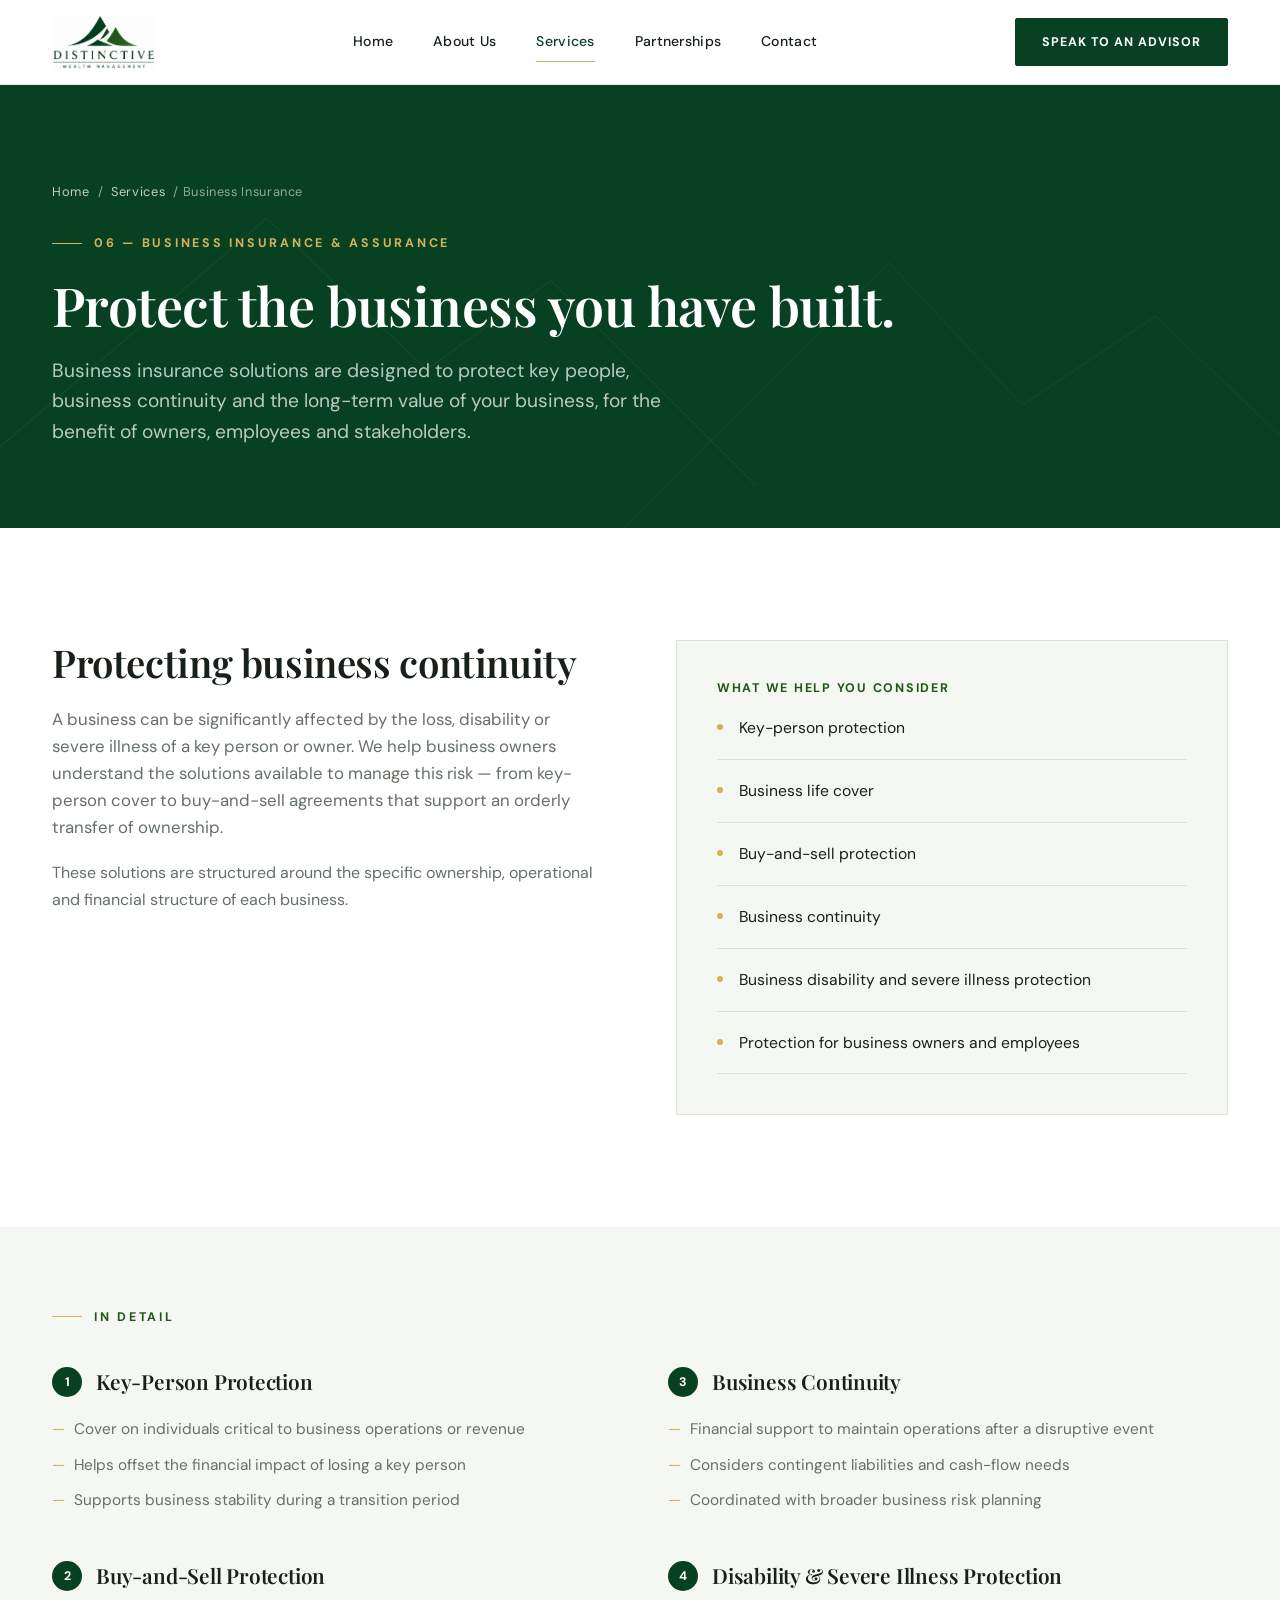
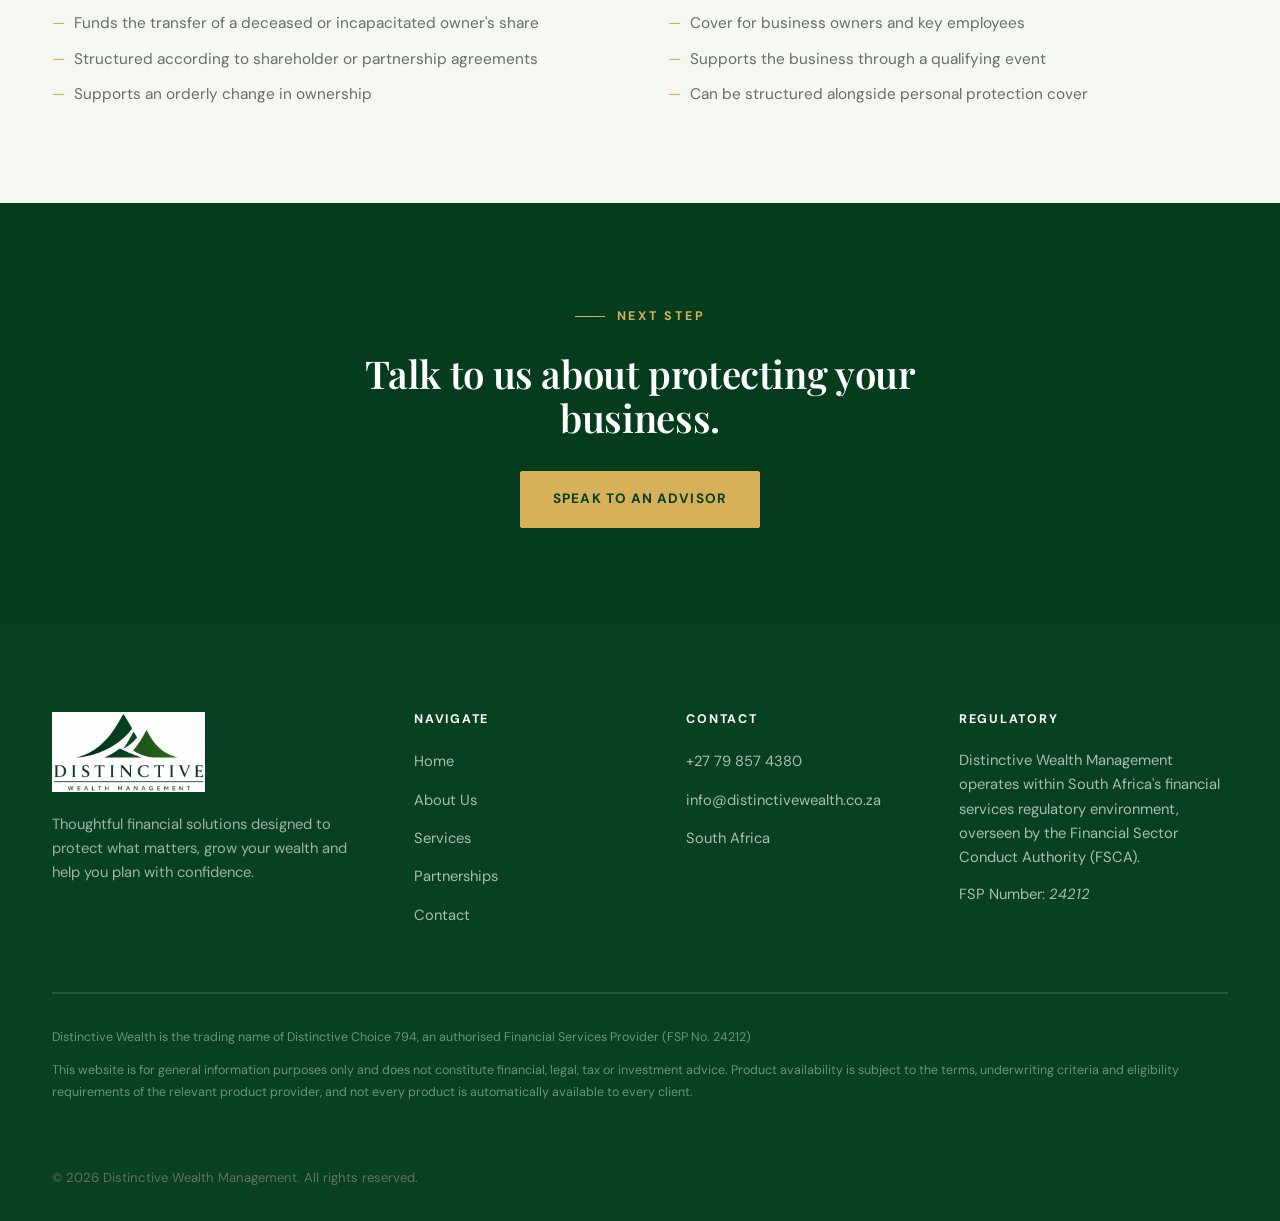
<file: financial-services-website/services/business-insurance.html>
<!DOCTYPE html>
<html lang="en-ZA">
<head>
<meta charset="UTF-8">
<meta name="viewport" content="width=device-width, initial-scale=1.0">
<title>Distinctive Wealth Management | Business Insurance</title>
<meta name="description" content="Business insurance and assurance solutions from Distinctive Wealth Management, including key-person protection, buy-and-sell agreements and business continuity.">
<link rel="canonical" href="/services/business-insurance.html">
<meta property="og:type" content="website">
<meta property="og:title" content="Business Insurance | Distinctive Wealth Management">
<meta property="og:description" content="Protect key people, business continuity and the long-term value of your business.">
<meta property="og:image" content="../images/distinctive.png">
<link rel="icon" type="image/png" href="../images/favicon.png">
<link rel="apple-touch-icon" href="../images/apple-touch-icon.png">
<link rel="preconnect" href="https://fonts.googleapis.com">
<link rel="preconnect" href="https://fonts.gstatic.com" crossorigin>
<link href="https://fonts.googleapis.com/css2?family=Playfair+Display:wght@500;600;700&family=DM+Sans:wght@400;500;700&display=swap" rel="stylesheet">
<link rel="stylesheet" href="../css/style.css">
</head>
<body>
<a class="skip-link" href="#main">Skip to main content</a>

<header class="site-header">
  <div class="nav-wrap">
    <a href="../index.html" class="brand" aria-label="Distinctive Wealth Management home">
      <img src="../images/distinctive.png" alt="Distinctive Wealth Management" width="220" height="115">
    </a>
    <nav class="nav-primary" aria-label="Primary">
      <a href="../index.html">Home</a>
      <a href="../about.html">About Us</a>
      <a href="../services.html" aria-current="page">Services</a>
      <a href="../index.html#partnerships">Partnerships</a>
      <a href="../contact.html">Contact</a>
    </nav>
    <div class="nav-actions">
      <a href="../contact.html" class="btn btn-primary nav-cta">Speak to an Advisor</a>
      <button class="nav-toggle" aria-label="Toggle navigation menu" aria-expanded="false" aria-controls="mobile-nav">
        <span></span><span></span><span></span>
      </button>
    </div>
  </div>
</header>

<div class="mobile-nav" id="mobile-nav">
  <div class="mobile-nav-inner">
    <a href="../index.html">Home</a>
    <a href="../about.html">About Us</a>
    <a href="../services.html">Services</a>
    <a href="../index.html#partnerships">Partnerships</a>
    <a href="../contact.html">Contact</a>
    <a href="../contact.html" class="btn btn-primary btn-block">Speak to an Advisor</a>
  </div>
</div>

<main id="main">

  <section class="page-hero">
    <svg class="hero-lines" viewBox="0 0 1440 500" preserveAspectRatio="xMidYMid slice" xmlns="http://www.w3.org/2000/svg" aria-hidden="true">
      <polyline points="-50,450 300,150 480,320 620,220 850,450" fill="none" stroke="#D6B15A" stroke-width="1" opacity="0.25"/>
      <polyline points="700,500 1000,200 1150,360 1300,260 1550,500" fill="none" stroke="#FFFFFF" stroke-width="1" opacity="0.12"/>
    </svg>
    <div class="container">
      <p class="page-hero-crumb"><a href="../index.html">Home</a> / <a href="../services.html">Services</a> / Business Insurance</p>
      <p class="eyebrow">06 — Business Insurance &amp; Assurance</p>
      <h1>Protect the business you have built.</h1>
      <p class="lead">Business insurance solutions are designed to protect key people, business continuity and the long-term value of your business, for the benefit of owners, employees and stakeholders.</p>
    </div>
  </section>

  <section class="section" data-reveal-group>
    <div class="container">
      <div class="detail-grid">
        <div class="reveal">
          <h2>Protecting business continuity</h2>
          <p class="lead">A business can be significantly affected by the loss, disability or severe illness of a key person or owner. We help business owners understand the solutions available to manage this risk — from key-person cover to buy-and-sell agreements that support an orderly transfer of ownership.</p>
          <p>These solutions are structured around the specific ownership, operational and financial structure of each business.</p>
        </div>
        <div class="reveal">
          <div class="panel-box">
            <h4>What We Help You Consider</h4>
            <ul class="feature-list">
              <li>Key-person protection</li>
              <li>Business life cover</li>
              <li>Buy-and-sell protection</li>
              <li>Business continuity</li>
              <li>Business disability and severe illness protection</li>
              <li>Protection for business owners and employees</li>
            </ul>
          </div>
        </div>
      </div>
    </div>
  </section>

  <section class="section-sm bg-soft">
    <div class="container">
      <p class="eyebrow">In Detail</p>
      <div class="category-columns" style="margin-top:40px;">
        <div class="category-block">
          <h3><span class="cat-index">1</span> Key-Person Protection</h3>
          <ul>
            <li>Cover on individuals critical to business operations or revenue</li>
            <li>Helps offset the financial impact of losing a key person</li>
            <li>Supports business stability during a transition period</li>
          </ul>
        </div>
        <div class="category-block">
          <h3><span class="cat-index">2</span> Buy-and-Sell Protection</h3>
          <ul>
            <li>Funds the transfer of a deceased or incapacitated owner's share</li>
            <li>Structured according to shareholder or partnership agreements</li>
            <li>Supports an orderly change in ownership</li>
          </ul>
        </div>
        <div class="category-block">
          <h3><span class="cat-index">3</span> Business Continuity</h3>
          <ul>
            <li>Financial support to maintain operations after a disruptive event</li>
            <li>Considers contingent liabilities and cash-flow needs</li>
            <li>Coordinated with broader business risk planning</li>
          </ul>
        </div>
        <div class="category-block">
          <h3><span class="cat-index">4</span> Disability &amp; Severe Illness Protection</h3>
          <ul>
            <li>Cover for business owners and key employees</li>
            <li>Supports the business through a qualifying event</li>
            <li>Can be structured alongside personal protection cover</li>
          </ul>
        </div>
      </div>
    </div>
  </section>

  <section class="cta-band">
    <div class="container">
      <p class="eyebrow on-dark" style="justify-content:center;">Next Step</p>
      <h2 style="margin-top:24px;">Talk to us about protecting your business.</h2>
      <a href="../contact.html" class="btn btn-gold">Speak to an Advisor</a>
    </div>
  </section>

</main>

<footer class="site-footer">
  <div class="container">
    <div class="footer-top">
      <div class="footer-brand">
        <img src="../images/distinctive.png" alt="Distinctive Wealth Management">
        <p>Thoughtful financial solutions designed to protect what matters, grow your wealth and help you plan with confidence.</p>
      </div>
      <div class="footer-col">
        <h4>Navigate</h4>
        <ul>
          <li><a href="../index.html">Home</a></li>
          <li><a href="../about.html">About Us</a></li>
          <li><a href="../services.html">Services</a></li>
          <li><a href="../index.html#partnerships">Partnerships</a></li>
          <li><a href="../contact.html">Contact</a></li>
        </ul>
      </div>
      <div class="footer-col">
        <h4>Contact</h4>
        <ul>
          <li><span>+27 79 857 4380</span></li>
          <li><a href="mailto:info@distinctivewealth.co.za">info@distinctivewealth.co.za</a></li>
          <li><span>South Africa</span></li>
        </ul>
      </div>
      <div class="footer-col">
        <h4>Regulatory</h4>
        <p>Distinctive Wealth Management operates within South Africa's financial services regulatory environment, overseen by the Financial Sector Conduct Authority (FSCA).</p>
        <p style="margin-top:12px;">FSP Number: <em>24212</em></p>
      </div>
    </div>
    <div class="footer-legal">
      <p>Distinctive Wealth is the trading name of Distinctive Choice 794, an authorised Financial Services Provider (FSP No. 24212)</p>
      <p>This website is for general information purposes only and does not constitute financial, legal, tax or investment advice. Product availability is subject to the terms, underwriting criteria and eligibility requirements of the relevant product provider, and not every product is automatically available to every client.</p>
    </div>
    <div class="footer-bottom">
      <p>&copy; <span data-year>2026</span> Distinctive Wealth Management. All rights reserved.</p>
    </div>
  </div>
</footer>

<script src="../js/script.js"></script>
</body>
</html>
</file>
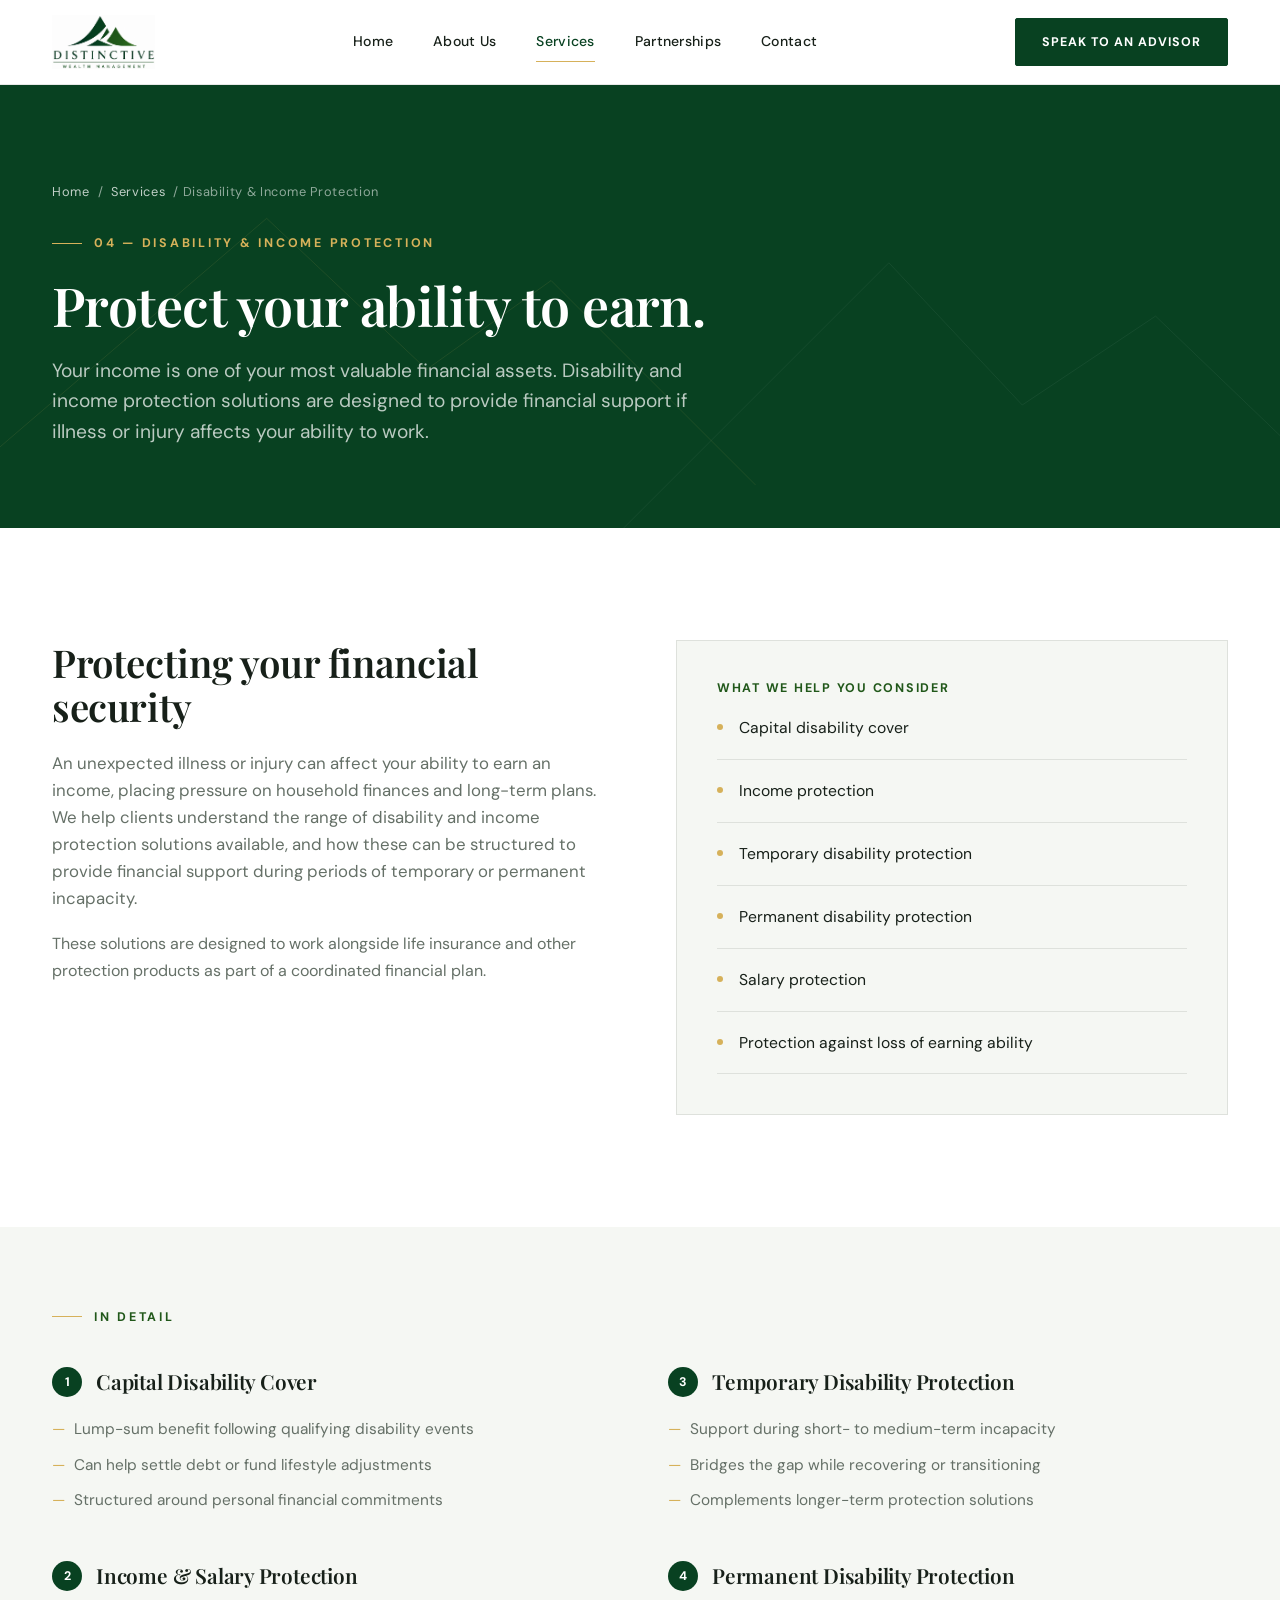
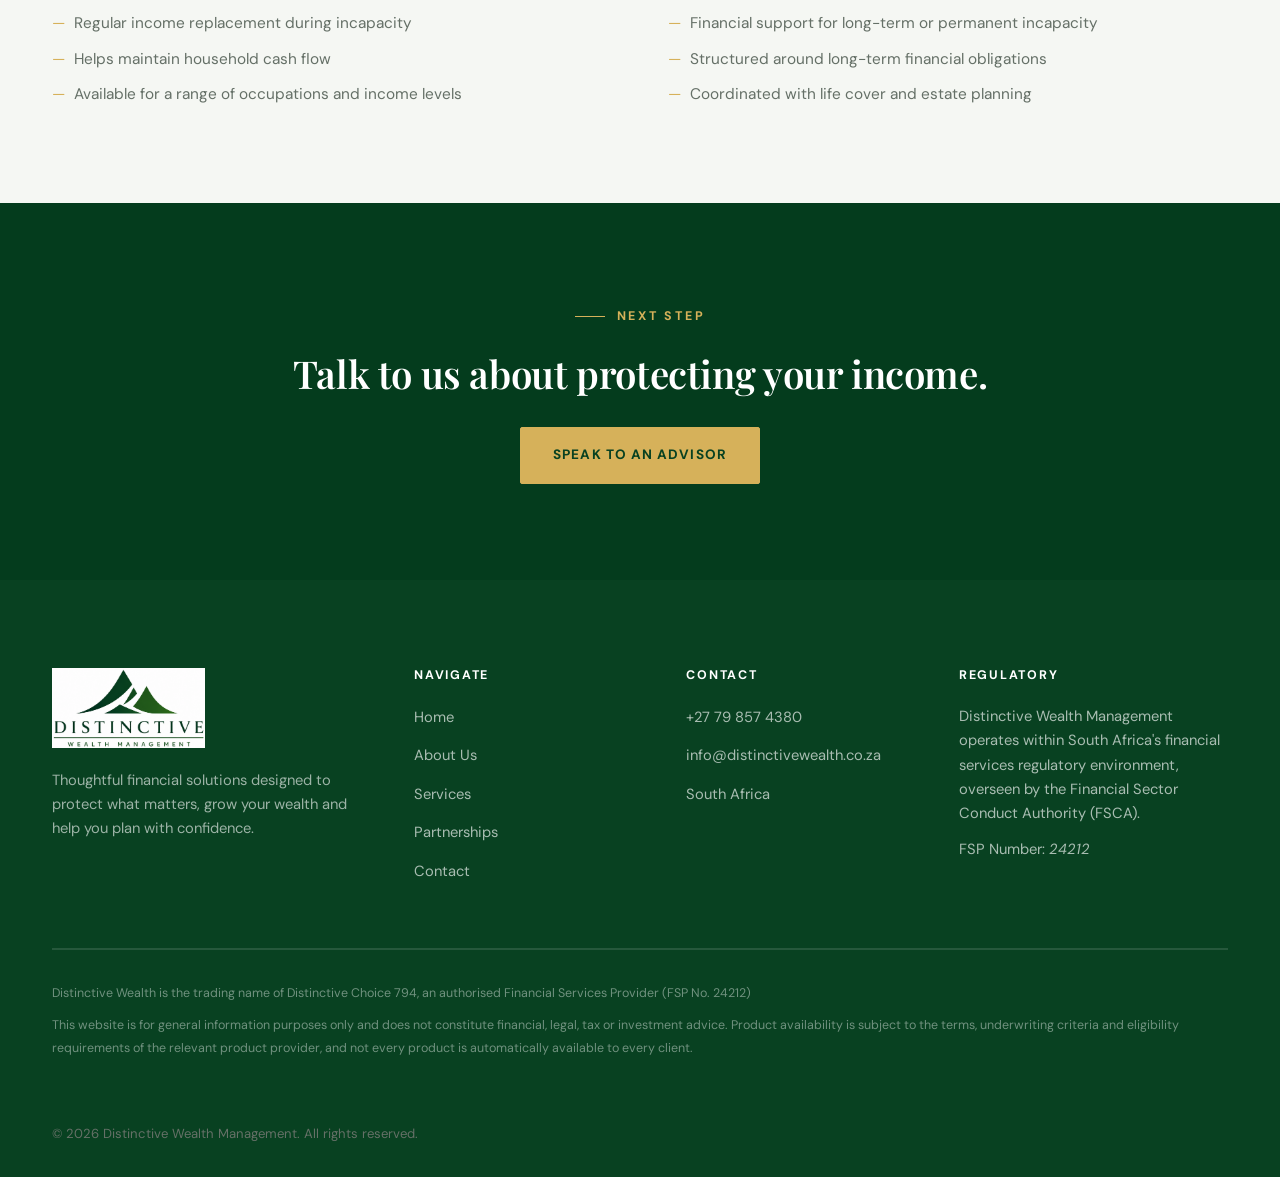
<file: financial-services-website/services/disability.html>
<!DOCTYPE html>
<html lang="en-ZA">
<head>
<meta charset="UTF-8">
<meta name="viewport" content="width=device-width, initial-scale=1.0">
<title>Distinctive Wealth Management | Disability &amp; Income Protection</title>
<meta name="description" content="Disability and income protection solutions from Distinctive Wealth Management, including capital disability cover, income protection and salary protection.">
<link rel="canonical" href="/services/disability.html">
<meta property="og:type" content="website">
<meta property="og:title" content="Disability &amp; Income Protection | Distinctive Wealth Management">
<meta property="og:description" content="Protect your income and financial security against unexpected circumstances.">
<meta property="og:image" content="../images/distinctive.png">
<link rel="icon" type="image/png" href="../images/favicon.png">
<link rel="apple-touch-icon" href="../images/apple-touch-icon.png">
<link rel="preconnect" href="https://fonts.googleapis.com">
<link rel="preconnect" href="https://fonts.gstatic.com" crossorigin>
<link href="https://fonts.googleapis.com/css2?family=Playfair+Display:wght@500;600;700&family=DM+Sans:wght@400;500;700&display=swap" rel="stylesheet">
<link rel="stylesheet" href="../css/style.css">
</head>
<body>
<a class="skip-link" href="#main">Skip to main content</a>

<header class="site-header">
  <div class="nav-wrap">
    <a href="../index.html" class="brand" aria-label="Distinctive Wealth Management home">
      <img src="../images/distinctive.png" alt="Distinctive Wealth Management" width="220" height="115">
    </a>
    <nav class="nav-primary" aria-label="Primary">
      <a href="../index.html">Home</a>
      <a href="../about.html">About Us</a>
      <a href="../services.html" aria-current="page">Services</a>
      <a href="../index.html#partnerships">Partnerships</a>
      <a href="../contact.html">Contact</a>
    </nav>
    <div class="nav-actions">
      <a href="../contact.html" class="btn btn-primary nav-cta">Speak to an Advisor</a>
      <button class="nav-toggle" aria-label="Toggle navigation menu" aria-expanded="false" aria-controls="mobile-nav">
        <span></span><span></span><span></span>
      </button>
    </div>
  </div>
</header>

<div class="mobile-nav" id="mobile-nav">
  <div class="mobile-nav-inner">
    <a href="../index.html">Home</a>
    <a href="../about.html">About Us</a>
    <a href="../services.html">Services</a>
    <a href="../index.html#partnerships">Partnerships</a>
    <a href="../contact.html">Contact</a>
    <a href="../contact.html" class="btn btn-primary btn-block">Speak to an Advisor</a>
  </div>
</div>

<main id="main">

  <section class="page-hero">
    <svg class="hero-lines" viewBox="0 0 1440 500" preserveAspectRatio="xMidYMid slice" xmlns="http://www.w3.org/2000/svg" aria-hidden="true">
      <polyline points="-50,450 300,150 480,320 620,220 850,450" fill="none" stroke="#D6B15A" stroke-width="1" opacity="0.25"/>
      <polyline points="700,500 1000,200 1150,360 1300,260 1550,500" fill="none" stroke="#FFFFFF" stroke-width="1" opacity="0.12"/>
    </svg>
    <div class="container">
      <p class="page-hero-crumb"><a href="../index.html">Home</a> / <a href="../services.html">Services</a> / Disability &amp; Income Protection</p>
      <p class="eyebrow">04 — Disability &amp; Income Protection</p>
      <h1>Protect your ability to earn.</h1>
      <p class="lead">Your income is one of your most valuable financial assets. Disability and income protection solutions are designed to provide financial support if illness or injury affects your ability to work.</p>
    </div>
  </section>

  <section class="section" data-reveal-group>
    <div class="container">
      <div class="detail-grid">
        <div class="reveal">
          <h2>Protecting your financial security</h2>
          <p class="lead">An unexpected illness or injury can affect your ability to earn an income, placing pressure on household finances and long-term plans. We help clients understand the range of disability and income protection solutions available, and how these can be structured to provide financial support during periods of temporary or permanent incapacity.</p>
          <p>These solutions are designed to work alongside life insurance and other protection products as part of a coordinated financial plan.</p>
        </div>
        <div class="reveal">
          <div class="panel-box">
            <h4>What We Help You Consider</h4>
            <ul class="feature-list">
              <li>Capital disability cover</li>
              <li>Income protection</li>
              <li>Temporary disability protection</li>
              <li>Permanent disability protection</li>
              <li>Salary protection</li>
              <li>Protection against loss of earning ability</li>
            </ul>
          </div>
        </div>
      </div>
    </div>
  </section>

  <section class="section-sm bg-soft">
    <div class="container">
      <p class="eyebrow">In Detail</p>
      <div class="category-columns" style="margin-top:40px;">
        <div class="category-block">
          <h3><span class="cat-index">1</span> Capital Disability Cover</h3>
          <ul>
            <li>Lump-sum benefit following qualifying disability events</li>
            <li>Can help settle debt or fund lifestyle adjustments</li>
            <li>Structured around personal financial commitments</li>
          </ul>
        </div>
        <div class="category-block">
          <h3><span class="cat-index">2</span> Income &amp; Salary Protection</h3>
          <ul>
            <li>Regular income replacement during incapacity</li>
            <li>Helps maintain household cash flow</li>
            <li>Available for a range of occupations and income levels</li>
          </ul>
        </div>
        <div class="category-block">
          <h3><span class="cat-index">3</span> Temporary Disability Protection</h3>
          <ul>
            <li>Support during short- to medium-term incapacity</li>
            <li>Bridges the gap while recovering or transitioning</li>
            <li>Complements longer-term protection solutions</li>
          </ul>
        </div>
        <div class="category-block">
          <h3><span class="cat-index">4</span> Permanent Disability Protection</h3>
          <ul>
            <li>Financial support for long-term or permanent incapacity</li>
            <li>Structured around long-term financial obligations</li>
            <li>Coordinated with life cover and estate planning</li>
          </ul>
        </div>
      </div>
    </div>
  </section>

  <section class="cta-band">
    <div class="container">
      <p class="eyebrow on-dark" style="justify-content:center;">Next Step</p>
      <h2 style="margin-top:24px;">Talk to us about protecting your income.</h2>
      <a href="../contact.html" class="btn btn-gold">Speak to an Advisor</a>
    </div>
  </section>

</main>

<footer class="site-footer">
  <div class="container">
    <div class="footer-top">
      <div class="footer-brand">
        <img src="../images/distinctive.png" alt="Distinctive Wealth Management">
        <p>Thoughtful financial solutions designed to protect what matters, grow your wealth and help you plan with confidence.</p>
      </div>
      <div class="footer-col">
        <h4>Navigate</h4>
        <ul>
          <li><a href="../index.html">Home</a></li>
          <li><a href="../about.html">About Us</a></li>
          <li><a href="../services.html">Services</a></li>
          <li><a href="../index.html#partnerships">Partnerships</a></li>
          <li><a href="../contact.html">Contact</a></li>
        </ul>
      </div>
      <div class="footer-col">
        <h4>Contact</h4>
        <ul>
          <li><span>+27 79 857 4380</span></li>
          <li><a href="mailto:info@distinctivewealth.co.za">info@distinctivewealth.co.za</a></li>
          <li><span>South Africa</span></li>
        </ul>
      </div>
      <div class="footer-col">
        <h4>Regulatory</h4>
        <p>Distinctive Wealth Management operates within South Africa's financial services regulatory environment, overseen by the Financial Sector Conduct Authority (FSCA).</p>
        <p style="margin-top:12px;">FSP Number: <em>24212</em></p>
      </div>
    </div>
    <div class="footer-legal">
      <p>Distinctive Wealth is the trading name of Distinctive Choice 794, an authorised Financial Services Provider (FSP No. 24212)</p>
      <p>This website is for general information purposes only and does not constitute financial, legal, tax or investment advice. Product availability is subject to the terms, underwriting criteria and eligibility requirements of the relevant product provider, and not every product is automatically available to every client.</p>
    </div>
    <div class="footer-bottom">
      <p>&copy; <span data-year>2026</span> Distinctive Wealth Management. All rights reserved.</p>
    </div>
  </div>
</footer>

<script src="../js/script.js"></script>
</body>
</html>
</file>
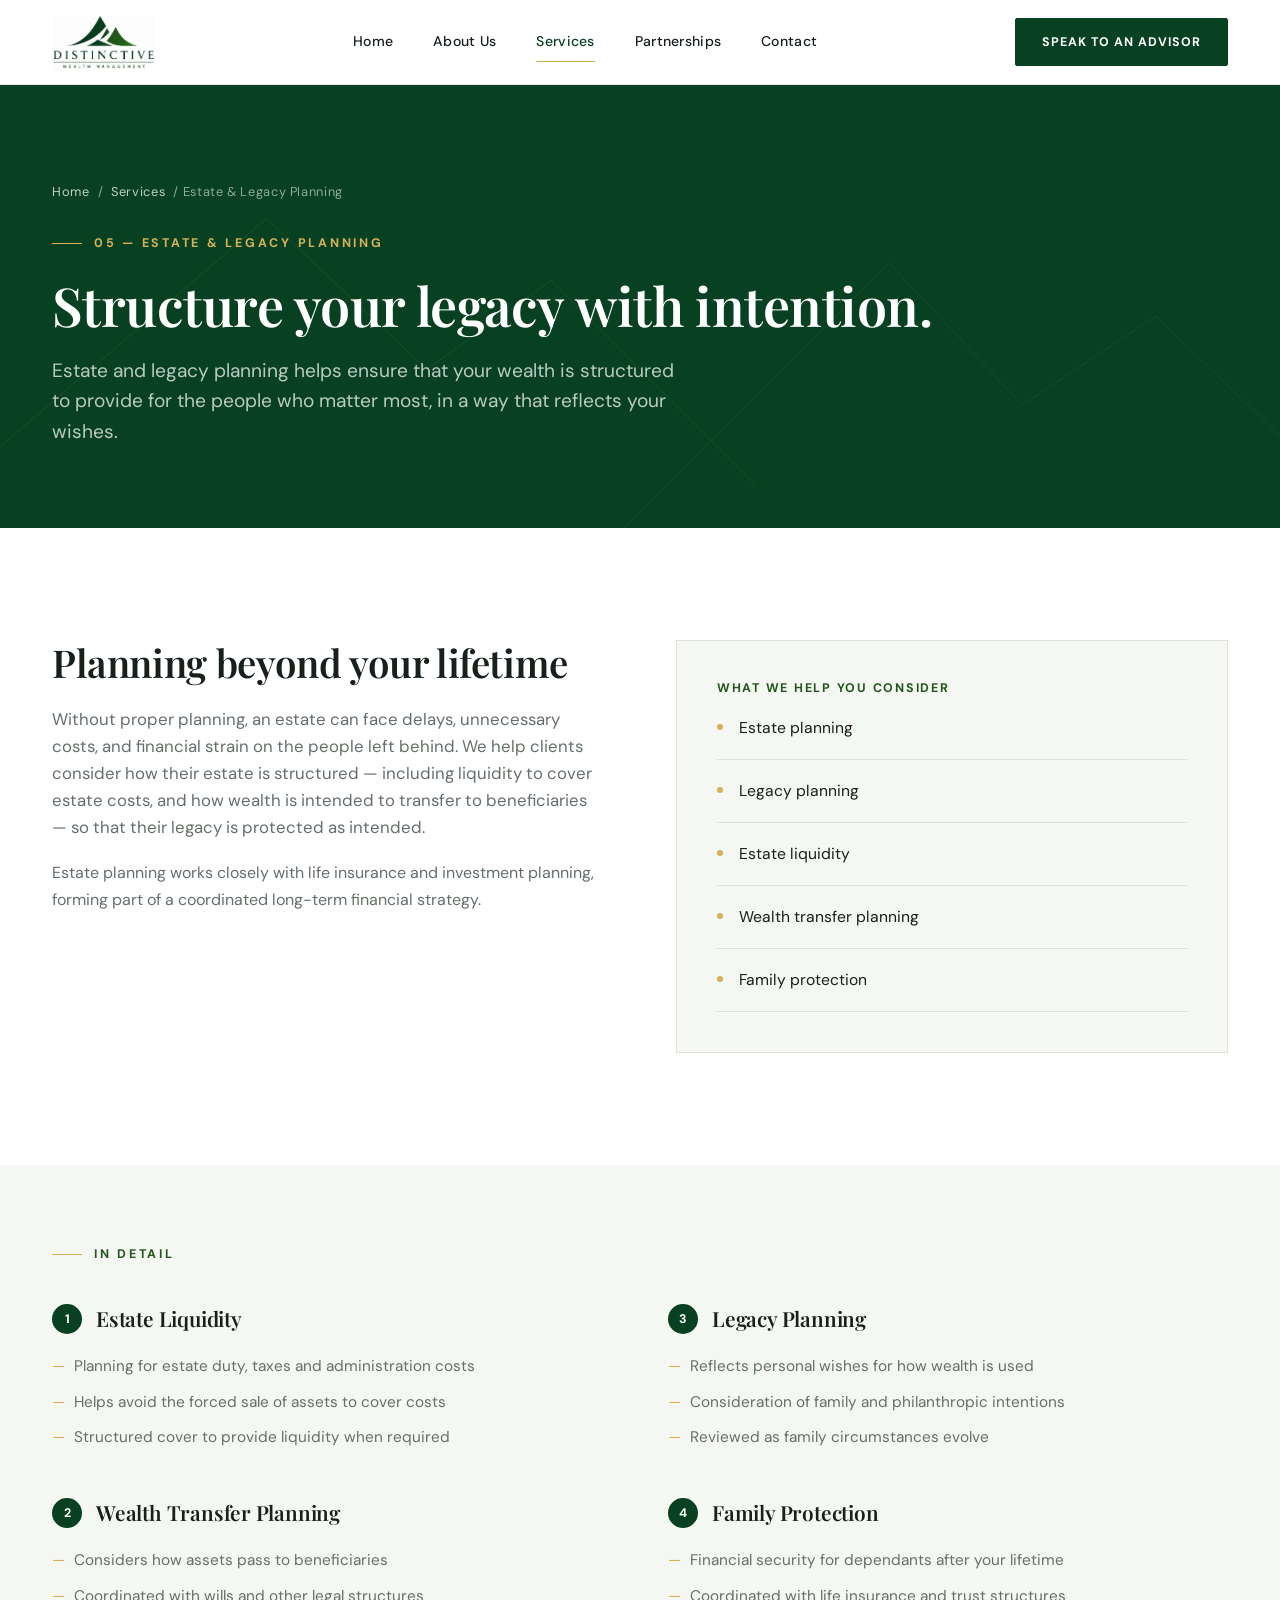
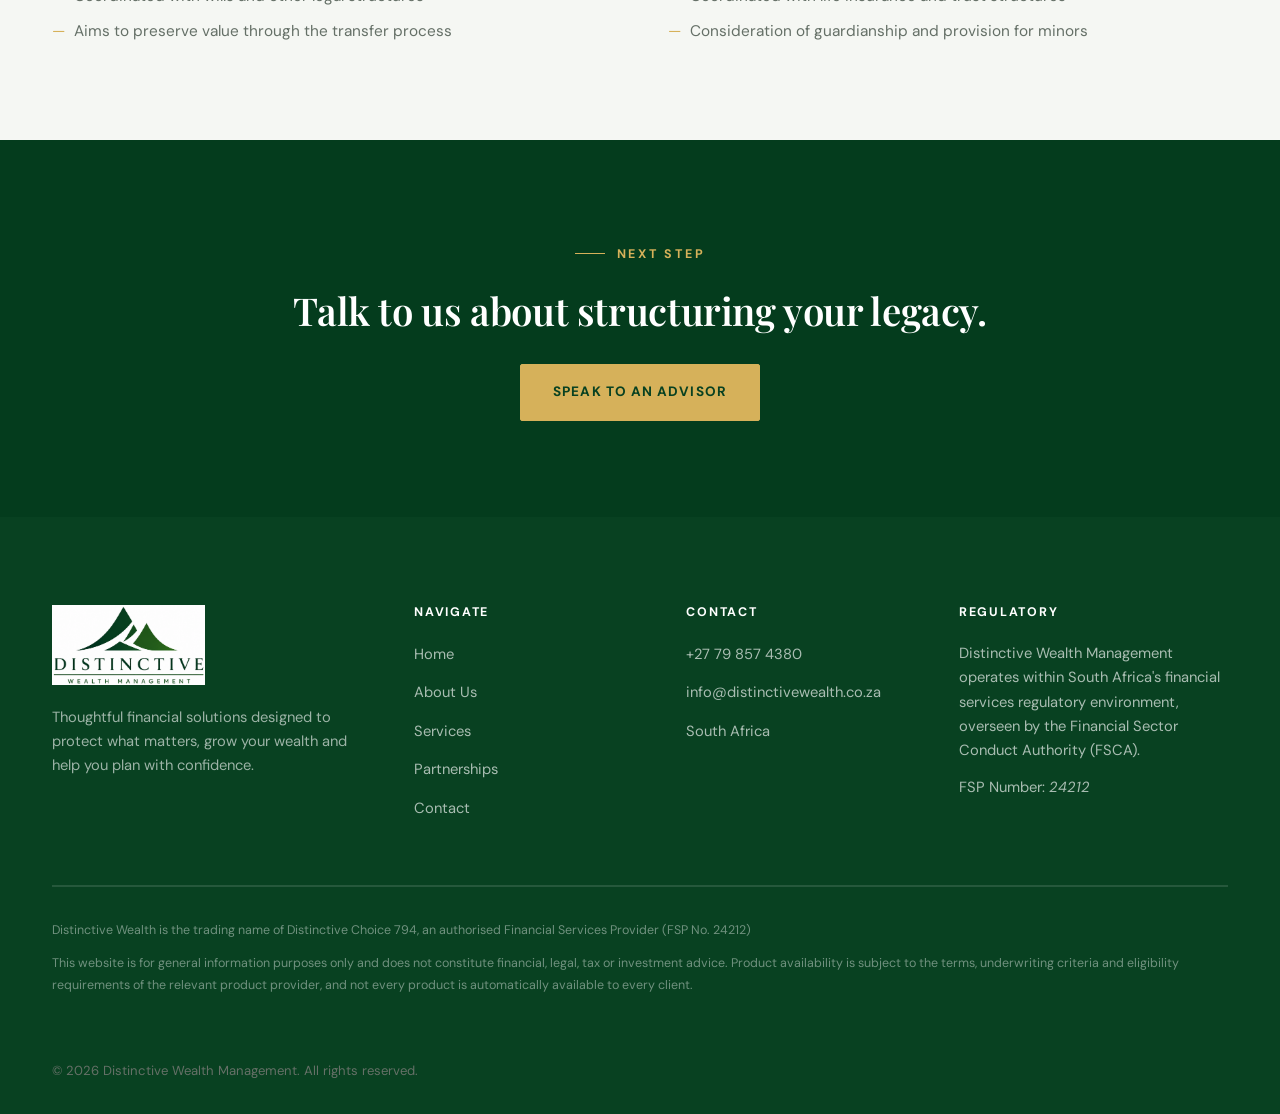
<file: financial-services-website/services/estate-planning.html>
<!DOCTYPE html>
<html lang="en-ZA">
<head>
<meta charset="UTF-8">
<meta name="viewport" content="width=device-width, initial-scale=1.0">
<title>Distinctive Wealth Management | Estate &amp; Legacy Planning</title>
<meta name="description" content="Estate and legacy planning solutions from Distinctive Wealth Management, including estate liquidity, wealth transfer planning and family protection.">
<link rel="canonical" href="/services/estate-planning.html">
<meta property="og:type" content="website">
<meta property="og:title" content="Estate &amp; Legacy Planning | Distinctive Wealth Management">
<meta property="og:description" content="Structure your wealth and legacy to protect those who matter.">
<meta property="og:image" content="../images/distinctive.png">
<link rel="icon" type="image/png" href="../images/favicon.png">
<link rel="apple-touch-icon" href="../images/apple-touch-icon.png">
<link rel="preconnect" href="https://fonts.googleapis.com">
<link rel="preconnect" href="https://fonts.gstatic.com" crossorigin>
<link href="https://fonts.googleapis.com/css2?family=Playfair+Display:wght@500;600;700&family=DM+Sans:wght@400;500;700&display=swap" rel="stylesheet">
<link rel="stylesheet" href="../css/style.css">
</head>
<body>
<a class="skip-link" href="#main">Skip to main content</a>

<header class="site-header">
  <div class="nav-wrap">
    <a href="../index.html" class="brand" aria-label="Distinctive Wealth Management home">
      <img src="../images/distinctive.png" alt="Distinctive Wealth Management" width="220" height="115">
    </a>
    <nav class="nav-primary" aria-label="Primary">
      <a href="../index.html">Home</a>
      <a href="../about.html">About Us</a>
      <a href="../services.html" aria-current="page">Services</a>
      <a href="../index.html#partnerships">Partnerships</a>
      <a href="../contact.html">Contact</a>
    </nav>
    <div class="nav-actions">
      <a href="../contact.html" class="btn btn-primary nav-cta">Speak to an Advisor</a>
      <button class="nav-toggle" aria-label="Toggle navigation menu" aria-expanded="false" aria-controls="mobile-nav">
        <span></span><span></span><span></span>
      </button>
    </div>
  </div>
</header>

<div class="mobile-nav" id="mobile-nav">
  <div class="mobile-nav-inner">
    <a href="../index.html">Home</a>
    <a href="../about.html">About Us</a>
    <a href="../services.html">Services</a>
    <a href="../index.html#partnerships">Partnerships</a>
    <a href="../contact.html">Contact</a>
    <a href="../contact.html" class="btn btn-primary btn-block">Speak to an Advisor</a>
  </div>
</div>

<main id="main">

  <section class="page-hero">
    <svg class="hero-lines" viewBox="0 0 1440 500" preserveAspectRatio="xMidYMid slice" xmlns="http://www.w3.org/2000/svg" aria-hidden="true">
      <polyline points="-50,450 300,150 480,320 620,220 850,450" fill="none" stroke="#D6B15A" stroke-width="1" opacity="0.25"/>
      <polyline points="700,500 1000,200 1150,360 1300,260 1550,500" fill="none" stroke="#FFFFFF" stroke-width="1" opacity="0.12"/>
    </svg>
    <div class="container">
      <p class="page-hero-crumb"><a href="../index.html">Home</a> / <a href="../services.html">Services</a> / Estate &amp; Legacy Planning</p>
      <p class="eyebrow">05 — Estate &amp; Legacy Planning</p>
      <h1>Structure your legacy with intention.</h1>
      <p class="lead">Estate and legacy planning helps ensure that your wealth is structured to provide for the people who matter most, in a way that reflects your wishes.</p>
    </div>
  </section>

  <section class="section" data-reveal-group>
    <div class="container">
      <div class="detail-grid">
        <div class="reveal">
          <h2>Planning beyond your lifetime</h2>
          <p class="lead">Without proper planning, an estate can face delays, unnecessary costs, and financial strain on the people left behind. We help clients consider how their estate is structured — including liquidity to cover estate costs, and how wealth is intended to transfer to beneficiaries — so that their legacy is protected as intended.</p>
          <p>Estate planning works closely with life insurance and investment planning, forming part of a coordinated long-term financial strategy.</p>
        </div>
        <div class="reveal">
          <div class="panel-box">
            <h4>What We Help You Consider</h4>
            <ul class="feature-list">
              <li>Estate planning</li>
              <li>Legacy planning</li>
              <li>Estate liquidity</li>
              <li>Wealth transfer planning</li>
              <li>Family protection</li>
            </ul>
          </div>
        </div>
      </div>
    </div>
  </section>

  <section class="section-sm bg-soft">
    <div class="container">
      <p class="eyebrow">In Detail</p>
      <div class="category-columns" style="margin-top:40px;">
        <div class="category-block">
          <h3><span class="cat-index">1</span> Estate Liquidity</h3>
          <ul>
            <li>Planning for estate duty, taxes and administration costs</li>
            <li>Helps avoid the forced sale of assets to cover costs</li>
            <li>Structured cover to provide liquidity when required</li>
          </ul>
        </div>
        <div class="category-block">
          <h3><span class="cat-index">2</span> Wealth Transfer Planning</h3>
          <ul>
            <li>Considers how assets pass to beneficiaries</li>
            <li>Coordinated with wills and other legal structures</li>
            <li>Aims to preserve value through the transfer process</li>
          </ul>
        </div>
        <div class="category-block">
          <h3><span class="cat-index">3</span> Legacy Planning</h3>
          <ul>
            <li>Reflects personal wishes for how wealth is used</li>
            <li>Consideration of family and philanthropic intentions</li>
            <li>Reviewed as family circumstances evolve</li>
          </ul>
        </div>
        <div class="category-block">
          <h3><span class="cat-index">4</span> Family Protection</h3>
          <ul>
            <li>Financial security for dependants after your lifetime</li>
            <li>Coordinated with life insurance and trust structures</li>
            <li>Consideration of guardianship and provision for minors</li>
          </ul>
        </div>
      </div>
    </div>
  </section>

  <section class="cta-band">
    <div class="container">
      <p class="eyebrow on-dark" style="justify-content:center;">Next Step</p>
      <h2 style="margin-top:24px;">Talk to us about structuring your legacy.</h2>
      <a href="../contact.html" class="btn btn-gold">Speak to an Advisor</a>
    </div>
  </section>

</main>

<footer class="site-footer">
  <div class="container">
    <div class="footer-top">
      <div class="footer-brand">
        <img src="../images/distinctive.png" alt="Distinctive Wealth Management">
        <p>Thoughtful financial solutions designed to protect what matters, grow your wealth and help you plan with confidence.</p>
      </div>
      <div class="footer-col">
        <h4>Navigate</h4>
        <ul>
          <li><a href="../index.html">Home</a></li>
          <li><a href="../about.html">About Us</a></li>
          <li><a href="../services.html">Services</a></li>
          <li><a href="../index.html#partnerships">Partnerships</a></li>
          <li><a href="../contact.html">Contact</a></li>
        </ul>
      </div>
      <div class="footer-col">
        <h4>Contact</h4>
        <ul>
          <li><span>+27 79 857 4380</span></li>
          <li><a href="mailto:info@distinctivewealth.co.za">info@distinctivewealth.co.za</a></li>
          <li><span>South Africa</span></li>
        </ul>
      </div>
      <div class="footer-col">
        <h4>Regulatory</h4>
        <p>Distinctive Wealth Management operates within South Africa's financial services regulatory environment, overseen by the Financial Sector Conduct Authority (FSCA).</p>
        <p style="margin-top:12px;">FSP Number: <em>24212</em></p>
      </div>
    </div>
    <div class="footer-legal">
      <p>Distinctive Wealth is the trading name of Distinctive Choice 794, an authorised Financial Services Provider (FSP No. 24212)</p>
      <p>This website is for general information purposes only and does not constitute financial, legal, tax or investment advice. Product availability is subject to the terms, underwriting criteria and eligibility requirements of the relevant product provider, and not every product is automatically available to every client.</p>
    </div>
    <div class="footer-bottom">
      <p>&copy; <span data-year>2026</span> Distinctive Wealth Management. All rights reserved.</p>
    </div>
  </div>
</footer>

<script src="../js/script.js"></script>
</body>
</html>
</file>
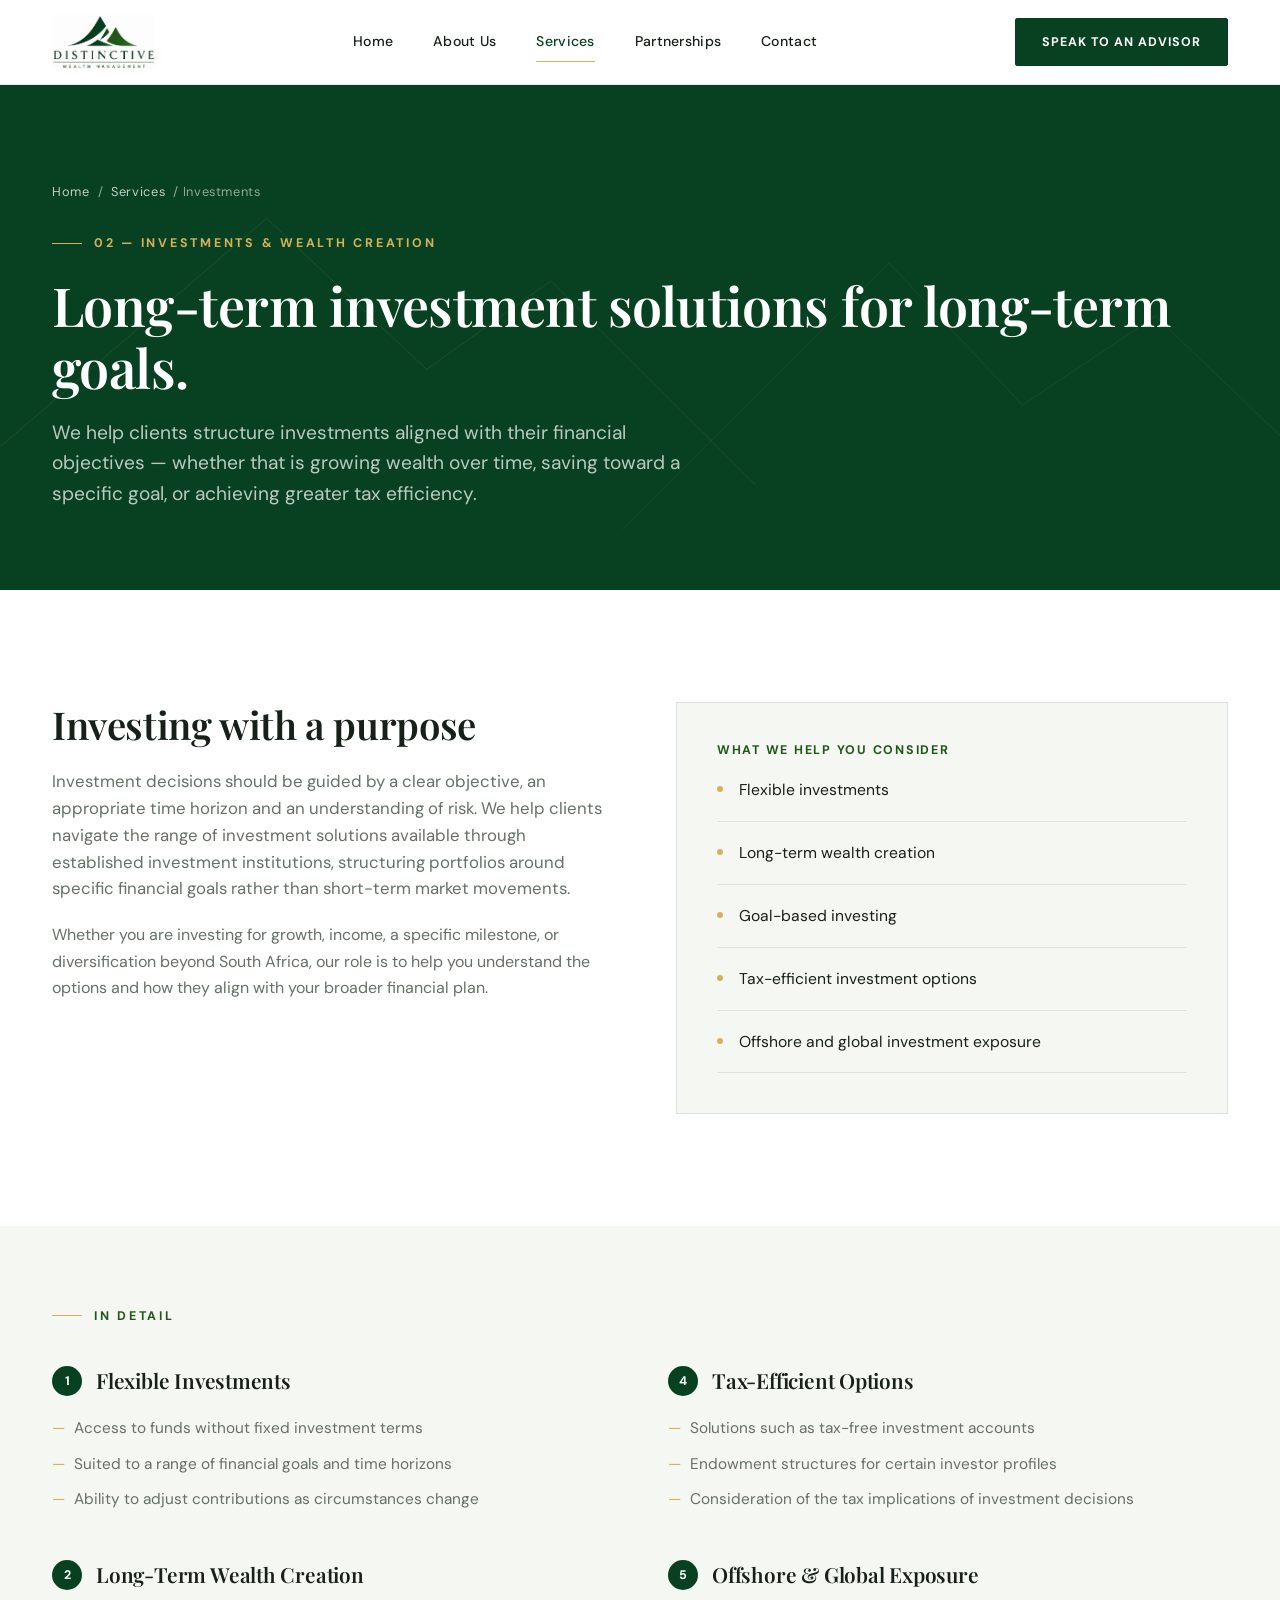
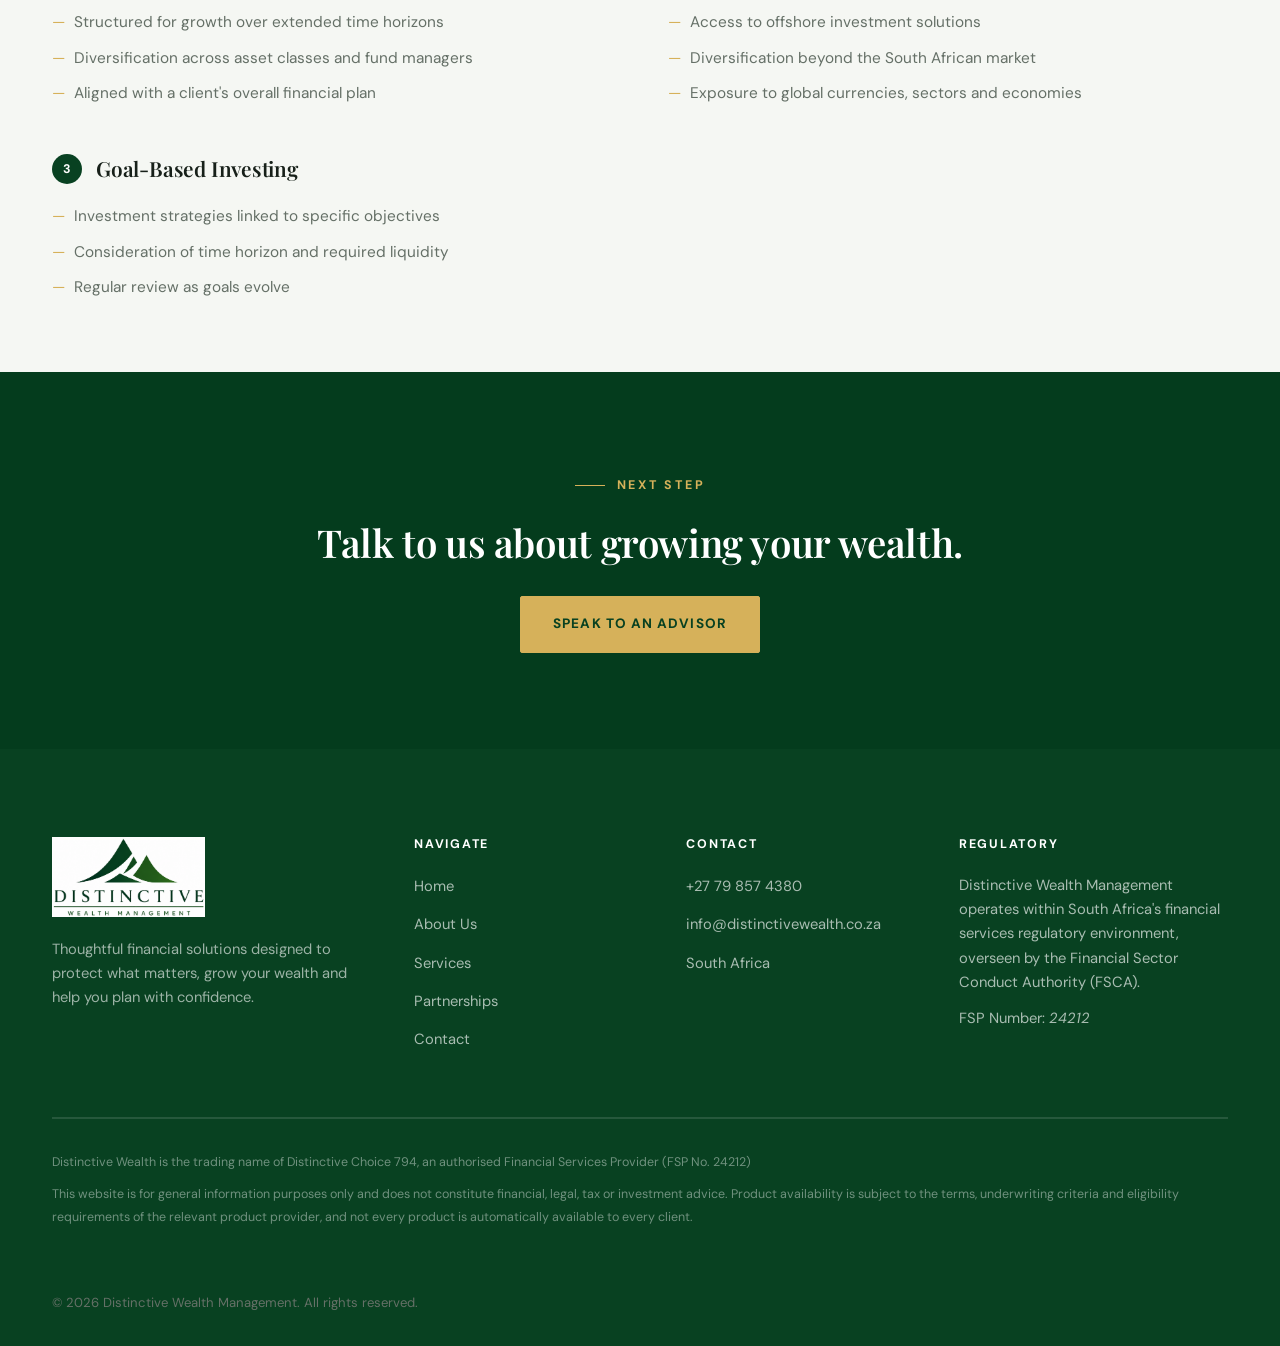
<file: financial-services-website/services/investments.html>
<!DOCTYPE html>
<html lang="en-ZA">
<head>
<meta charset="UTF-8">
<meta name="viewport" content="width=device-width, initial-scale=1.0">
<title>Distinctive Wealth Management | Investments</title>
<meta name="description" content="Investment and wealth-creation solutions from Distinctive Wealth Management, including flexible investments, goal-based investing, tax-efficient options and offshore exposure.">
<link rel="canonical" href="/services/investments.html">
<meta property="og:type" content="website">
<meta property="og:title" content="Investments | Distinctive Wealth Management">
<meta property="og:description" content="Long-term investment solutions aligned with your financial objectives.">
<meta property="og:image" content="../images/distinctive.png">
<link rel="icon" type="image/png" href="../images/favicon.png">
<link rel="apple-touch-icon" href="../images/apple-touch-icon.png">
<link rel="preconnect" href="https://fonts.googleapis.com">
<link rel="preconnect" href="https://fonts.gstatic.com" crossorigin>
<link href="https://fonts.googleapis.com/css2?family=Playfair+Display:wght@500;600;700&family=DM+Sans:wght@400;500;700&display=swap" rel="stylesheet">
<link rel="stylesheet" href="../css/style.css">
</head>
<body>
<a class="skip-link" href="#main">Skip to main content</a>

<header class="site-header">
  <div class="nav-wrap">
    <a href="../index.html" class="brand" aria-label="Distinctive Wealth Management home">
      <img src="../images/distinctive.png" alt="Distinctive Wealth Management" width="220" height="115">
    </a>
    <nav class="nav-primary" aria-label="Primary">
      <a href="../index.html">Home</a>
      <a href="../about.html">About Us</a>
      <a href="../services.html" aria-current="page">Services</a>
      <a href="../index.html#partnerships">Partnerships</a>
      <a href="../contact.html">Contact</a>
    </nav>
    <div class="nav-actions">
      <a href="../contact.html" class="btn btn-primary nav-cta">Speak to an Advisor</a>
      <button class="nav-toggle" aria-label="Toggle navigation menu" aria-expanded="false" aria-controls="mobile-nav">
        <span></span><span></span><span></span>
      </button>
    </div>
  </div>
</header>

<div class="mobile-nav" id="mobile-nav">
  <div class="mobile-nav-inner">
    <a href="../index.html">Home</a>
    <a href="../about.html">About Us</a>
    <a href="../services.html">Services</a>
    <a href="../index.html#partnerships">Partnerships</a>
    <a href="../contact.html">Contact</a>
    <a href="../contact.html" class="btn btn-primary btn-block">Speak to an Advisor</a>
  </div>
</div>

<main id="main">

  <section class="page-hero">
    <svg class="hero-lines" viewBox="0 0 1440 500" preserveAspectRatio="xMidYMid slice" xmlns="http://www.w3.org/2000/svg" aria-hidden="true">
      <polyline points="-50,450 300,150 480,320 620,220 850,450" fill="none" stroke="#D6B15A" stroke-width="1" opacity="0.25"/>
      <polyline points="700,500 1000,200 1150,360 1300,260 1550,500" fill="none" stroke="#FFFFFF" stroke-width="1" opacity="0.12"/>
    </svg>
    <div class="container">
      <p class="page-hero-crumb"><a href="../index.html">Home</a> / <a href="../services.html">Services</a> / Investments</p>
      <p class="eyebrow">02 — Investments &amp; Wealth Creation</p>
      <h1>Long-term investment solutions for long-term goals.</h1>
      <p class="lead">We help clients structure investments aligned with their financial objectives — whether that is growing wealth over time, saving toward a specific goal, or achieving greater tax efficiency.</p>
    </div>
  </section>

  <section class="section" data-reveal-group>
    <div class="container">
      <div class="detail-grid">
        <div class="reveal">
          <h2>Investing with a purpose</h2>
          <p class="lead">Investment decisions should be guided by a clear objective, an appropriate time horizon and an understanding of risk. We help clients navigate the range of investment solutions available through established investment institutions, structuring portfolios around specific financial goals rather than short-term market movements.</p>
          <p>Whether you are investing for growth, income, a specific milestone, or diversification beyond South Africa, our role is to help you understand the options and how they align with your broader financial plan.</p>
        </div>
        <div class="reveal">
          <div class="panel-box">
            <h4>What We Help You Consider</h4>
            <ul class="feature-list">
              <li>Flexible investments</li>
              <li>Long-term wealth creation</li>
              <li>Goal-based investing</li>
              <li>Tax-efficient investment options</li>
              <li>Offshore and global investment exposure</li>
            </ul>
          </div>
        </div>
      </div>
    </div>
  </section>

  <section class="section-sm bg-soft">
    <div class="container">
      <p class="eyebrow">In Detail</p>
      <div class="category-columns" style="margin-top:40px;">
        <div class="category-block">
          <h3><span class="cat-index">1</span> Flexible Investments</h3>
          <ul>
            <li>Access to funds without fixed investment terms</li>
            <li>Suited to a range of financial goals and time horizons</li>
            <li>Ability to adjust contributions as circumstances change</li>
          </ul>
        </div>
        <div class="category-block">
          <h3><span class="cat-index">2</span> Long-Term Wealth Creation</h3>
          <ul>
            <li>Structured for growth over extended time horizons</li>
            <li>Diversification across asset classes and fund managers</li>
            <li>Aligned with a client's overall financial plan</li>
          </ul>
        </div>
        <div class="category-block">
          <h3><span class="cat-index">3</span> Goal-Based Investing</h3>
          <ul>
            <li>Investment strategies linked to specific objectives</li>
            <li>Consideration of time horizon and required liquidity</li>
            <li>Regular review as goals evolve</li>
          </ul>
        </div>
        <div class="category-block">
          <h3><span class="cat-index">4</span> Tax-Efficient Options</h3>
          <ul>
            <li>Solutions such as tax-free investment accounts</li>
            <li>Endowment structures for certain investor profiles</li>
            <li>Consideration of the tax implications of investment decisions</li>
          </ul>
        </div>
        <div class="category-block">
          <h3><span class="cat-index">5</span> Offshore &amp; Global Exposure</h3>
          <ul>
            <li>Access to offshore investment solutions</li>
            <li>Diversification beyond the South African market</li>
            <li>Exposure to global currencies, sectors and economies</li>
          </ul>
        </div>
      </div>
    </div>
  </section>

  <section class="cta-band">
    <div class="container">
      <p class="eyebrow on-dark" style="justify-content:center;">Next Step</p>
      <h2 style="margin-top:24px;">Talk to us about growing your wealth.</h2>
      <a href="../contact.html" class="btn btn-gold">Speak to an Advisor</a>
    </div>
  </section>

</main>

<footer class="site-footer">
  <div class="container">
    <div class="footer-top">
      <div class="footer-brand">
        <img src="../images/distinctive.png" alt="Distinctive Wealth Management">
        <p>Thoughtful financial solutions designed to protect what matters, grow your wealth and help you plan with confidence.</p>
      </div>
      <div class="footer-col">
        <h4>Navigate</h4>
        <ul>
          <li><a href="../index.html">Home</a></li>
          <li><a href="../about.html">About Us</a></li>
          <li><a href="../services.html">Services</a></li>
          <li><a href="../index.html#partnerships">Partnerships</a></li>
          <li><a href="../contact.html">Contact</a></li>
        </ul>
      </div>
      <div class="footer-col">
        <h4>Contact</h4>
        <ul>
          <li><span>+27 79 857 4380</span></li>
          <li><a href="mailto:info@distinctivewealth.co.za">info@distinctivewealth.co.za</a></li>
          <li><span>South Africa</span></li>
        </ul>
      </div>
      <div class="footer-col">
        <h4>Regulatory</h4>
        <p>Distinctive Wealth Management operates within South Africa's financial services regulatory environment, overseen by the Financial Sector Conduct Authority (FSCA).</p>
        <p style="margin-top:12px;">FSP Number: <em>24212</em></p>
      </div>
    </div>
    <div class="footer-legal">
      <p>Distinctive Wealth is the trading name of Distinctive Choice 794, an authorised Financial Services Provider (FSP No. 24212)</p>
      <p>This website is for general information purposes only and does not constitute financial, legal, tax or investment advice. Product availability is subject to the terms, underwriting criteria and eligibility requirements of the relevant product provider, and not every product is automatically available to every client.</p>
    </div>
    <div class="footer-bottom">
      <p>&copy; <span data-year>2026</span> Distinctive Wealth Management. All rights reserved.</p>
    </div>
  </div>
</footer>

<script src="../js/script.js"></script>
</body>
</html>
</file>
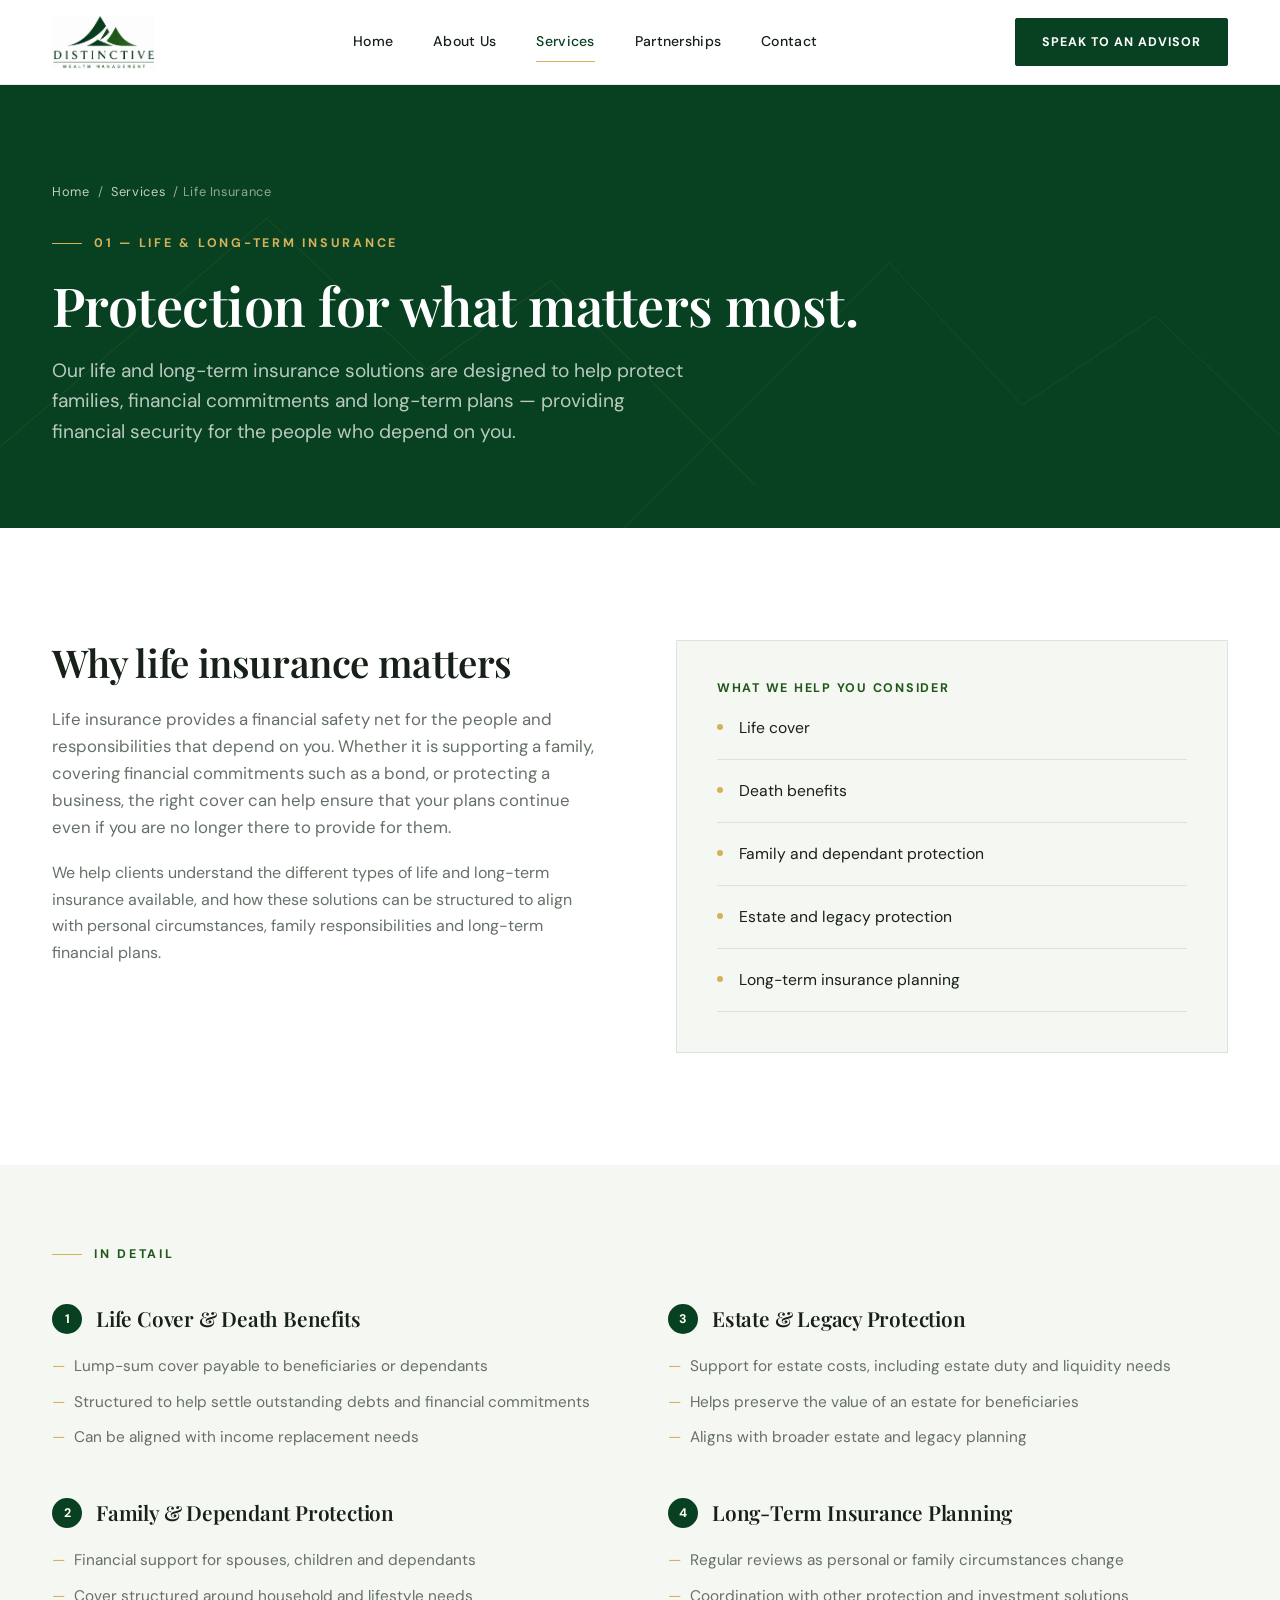
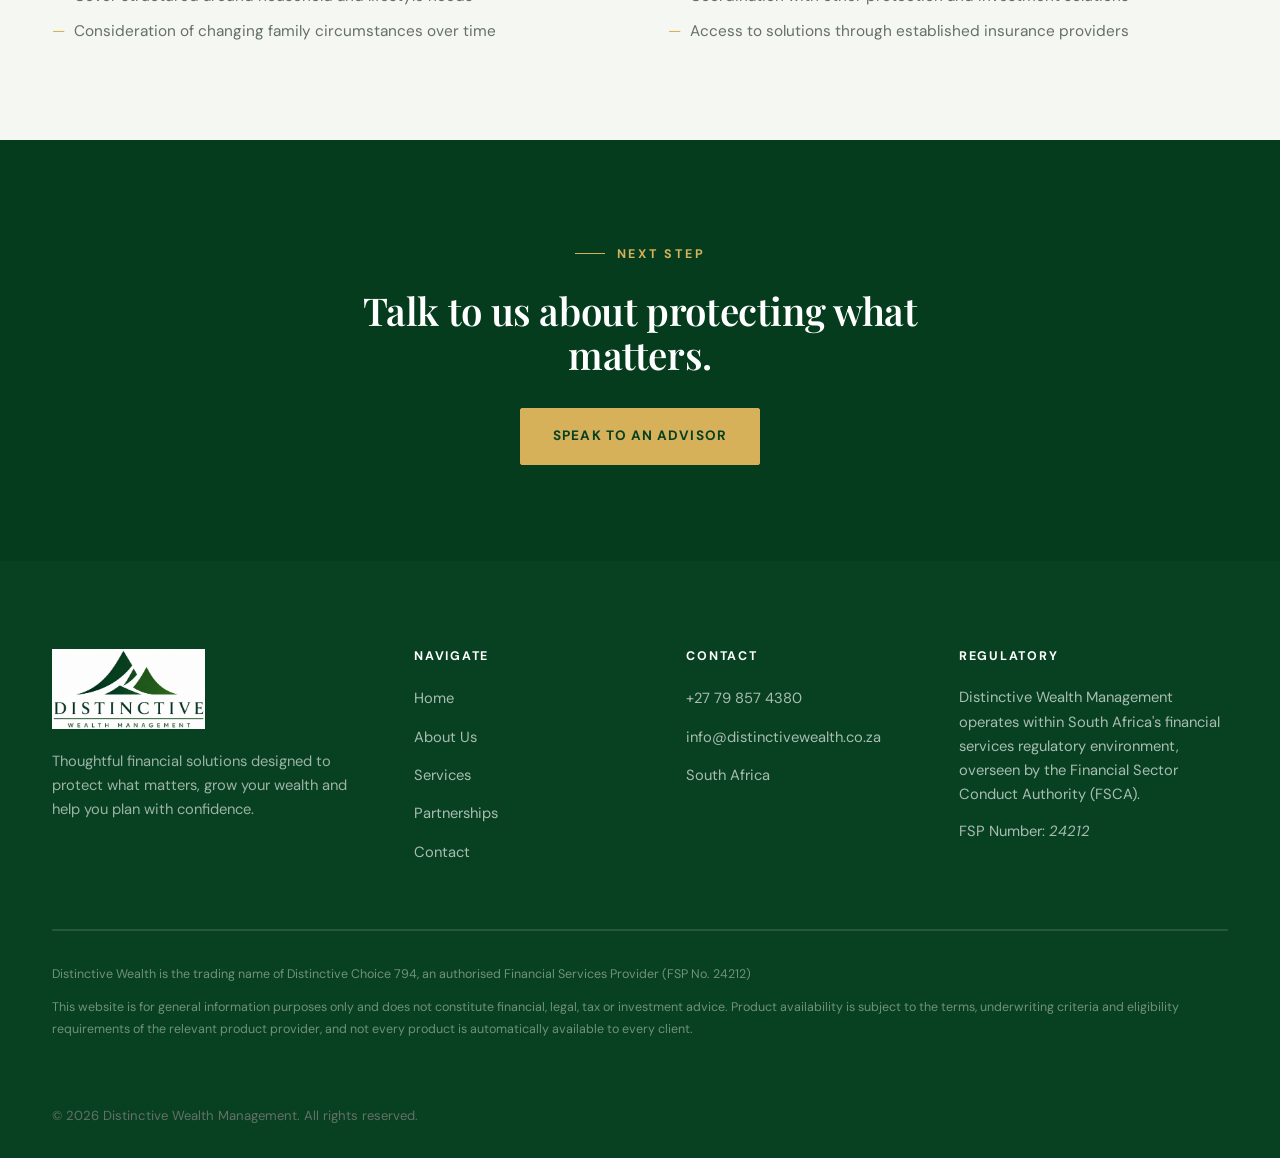
<file: financial-services-website/services/life-insurance.html>
<!DOCTYPE html>
<html lang="en-ZA">
<head>
<meta charset="UTF-8">
<meta name="viewport" content="width=device-width, initial-scale=1.0">
<title>Distinctive Wealth Management | Life Insurance</title>
<meta name="description" content="Life and long-term insurance solutions from Distinctive Wealth Management, designed to protect families, financial commitments and long-term plans.">
<link rel="canonical" href="/services/life-insurance.html">
<meta property="og:type" content="website">
<meta property="og:title" content="Life Insurance | Distinctive Wealth Management">
<meta property="og:description" content="Protection for the people, responsibilities and legacy that matter most.">
<meta property="og:image" content="../images/distinctive.png">
<link rel="icon" type="image/png" href="../images/favicon.png">
<link rel="apple-touch-icon" href="../images/apple-touch-icon.png">
<link rel="preconnect" href="https://fonts.googleapis.com">
<link rel="preconnect" href="https://fonts.gstatic.com" crossorigin>
<link href="https://fonts.googleapis.com/css2?family=Playfair+Display:wght@500;600;700&family=DM+Sans:wght@400;500;700&display=swap" rel="stylesheet">
<link rel="stylesheet" href="../css/style.css">
</head>
<body>
<a class="skip-link" href="#main">Skip to main content</a>

<header class="site-header">
  <div class="nav-wrap">
    <a href="../index.html" class="brand" aria-label="Distinctive Wealth Management home">
      <img src="../images/distinctive.png" alt="Distinctive Wealth Management" width="220" height="115">
    </a>
    <nav class="nav-primary" aria-label="Primary">
      <a href="../index.html">Home</a>
      <a href="../about.html">About Us</a>
      <a href="../services.html" aria-current="page">Services</a>
      <a href="../index.html#partnerships">Partnerships</a>
      <a href="../contact.html">Contact</a>
    </nav>
    <div class="nav-actions">
      <a href="../contact.html" class="btn btn-primary nav-cta">Speak to an Advisor</a>
      <button class="nav-toggle" aria-label="Toggle navigation menu" aria-expanded="false" aria-controls="mobile-nav">
        <span></span><span></span><span></span>
      </button>
    </div>
  </div>
</header>

<div class="mobile-nav" id="mobile-nav">
  <div class="mobile-nav-inner">
    <a href="../index.html">Home</a>
    <a href="../about.html">About Us</a>
    <a href="../services.html">Services</a>
    <a href="../index.html#partnerships">Partnerships</a>
    <a href="../contact.html">Contact</a>
    <a href="../contact.html" class="btn btn-primary btn-block">Speak to an Advisor</a>
  </div>
</div>

<main id="main">

  <section class="page-hero">
    <svg class="hero-lines" viewBox="0 0 1440 500" preserveAspectRatio="xMidYMid slice" xmlns="http://www.w3.org/2000/svg" aria-hidden="true">
      <polyline points="-50,450 300,150 480,320 620,220 850,450" fill="none" stroke="#D6B15A" stroke-width="1" opacity="0.25"/>
      <polyline points="700,500 1000,200 1150,360 1300,260 1550,500" fill="none" stroke="#FFFFFF" stroke-width="1" opacity="0.12"/>
    </svg>
    <div class="container">
      <p class="page-hero-crumb"><a href="../index.html">Home</a> / <a href="../services.html">Services</a> / Life Insurance</p>
      <p class="eyebrow">01 — Life &amp; Long-Term Insurance</p>
      <h1>Protection for what matters most.</h1>
      <p class="lead">Our life and long-term insurance solutions are designed to help protect families, financial commitments and long-term plans — providing financial security for the people who depend on you.</p>
    </div>
  </section>

  <section class="section" data-reveal-group>
    <div class="container">
      <div class="detail-grid">
        <div class="reveal">
          <h2>Why life insurance matters</h2>
          <p class="lead">Life insurance provides a financial safety net for the people and responsibilities that depend on you. Whether it is supporting a family, covering financial commitments such as a bond, or protecting a business, the right cover can help ensure that your plans continue even if you are no longer there to provide for them.</p>
          <p>We help clients understand the different types of life and long-term insurance available, and how these solutions can be structured to align with personal circumstances, family responsibilities and long-term financial plans.</p>
        </div>
        <div class="reveal">
          <div class="panel-box">
            <h4>What We Help You Consider</h4>
            <ul class="feature-list">
              <li>Life cover</li>
              <li>Death benefits</li>
              <li>Family and dependant protection</li>
              <li>Estate and legacy protection</li>
              <li>Long-term insurance planning</li>
            </ul>
          </div>
        </div>
      </div>
    </div>
  </section>

  <section class="section-sm bg-soft">
    <div class="container">
      <p class="eyebrow">In Detail</p>
      <div class="category-columns" style="margin-top:40px;">
        <div class="category-block">
          <h3><span class="cat-index">1</span> Life Cover &amp; Death Benefits</h3>
          <ul>
            <li>Lump-sum cover payable to beneficiaries or dependants</li>
            <li>Structured to help settle outstanding debts and financial commitments</li>
            <li>Can be aligned with income replacement needs</li>
          </ul>
        </div>
        <div class="category-block">
          <h3><span class="cat-index">2</span> Family &amp; Dependant Protection</h3>
          <ul>
            <li>Financial support for spouses, children and dependants</li>
            <li>Cover structured around household and lifestyle needs</li>
            <li>Consideration of changing family circumstances over time</li>
          </ul>
        </div>
        <div class="category-block">
          <h3><span class="cat-index">3</span> Estate &amp; Legacy Protection</h3>
          <ul>
            <li>Support for estate costs, including estate duty and liquidity needs</li>
            <li>Helps preserve the value of an estate for beneficiaries</li>
            <li>Aligns with broader estate and legacy planning</li>
          </ul>
        </div>
        <div class="category-block">
          <h3><span class="cat-index">4</span> Long-Term Insurance Planning</h3>
          <ul>
            <li>Regular reviews as personal or family circumstances change</li>
            <li>Coordination with other protection and investment solutions</li>
            <li>Access to solutions through established insurance providers</li>
          </ul>
        </div>
      </div>
    </div>
  </section>

  <section class="cta-band">
    <div class="container">
      <p class="eyebrow on-dark" style="justify-content:center;">Next Step</p>
      <h2 style="margin-top:24px;">Talk to us about protecting what matters.</h2>
      <a href="../contact.html" class="btn btn-gold">Speak to an Advisor</a>
    </div>
  </section>

</main>

<footer class="site-footer">
  <div class="container">
    <div class="footer-top">
      <div class="footer-brand">
        <img src="../images/distinctive.png" alt="Distinctive Wealth Management">
        <p>Thoughtful financial solutions designed to protect what matters, grow your wealth and help you plan with confidence.</p>
      </div>
      <div class="footer-col">
        <h4>Navigate</h4>
        <ul>
          <li><a href="../index.html">Home</a></li>
          <li><a href="../about.html">About Us</a></li>
          <li><a href="../services.html">Services</a></li>
          <li><a href="../index.html#partnerships">Partnerships</a></li>
          <li><a href="../contact.html">Contact</a></li>
        </ul>
      </div>
      <div class="footer-col">
        <h4>Contact</h4>
        <ul>
          <li><span>+27 79 857 4380</span></li>
          <li><a href="mailto:info@distinctivewealth.co.za">info@distinctivewealth.co.za</a></li>
          <li><span>South Africa</span></li>
        </ul>
      </div>
      <div class="footer-col">
        <h4>Regulatory</h4>
        <p>Distinctive Wealth Management operates within South Africa's financial services regulatory environment, overseen by the Financial Sector Conduct Authority (FSCA).</p>
        <p style="margin-top:12px;">FSP Number: <em>24212</em></p>
      </div>
    </div>
    <div class="footer-legal">
      <p>Distinctive Wealth is the trading name of Distinctive Choice 794, an authorised Financial Services Provider (FSP No. 24212)</p>
      <p>This website is for general information purposes only and does not constitute financial, legal, tax or investment advice. Product availability is subject to the terms, underwriting criteria and eligibility requirements of the relevant product provider, and not every product is automatically available to every client.</p>
    </div>
    <div class="footer-bottom">
      <p>&copy; <span data-year>2026</span> Distinctive Wealth Management. All rights reserved.</p>
    </div>
  </div>
</footer>

<script src="../js/script.js"></script>
</body>
</html>
</file>
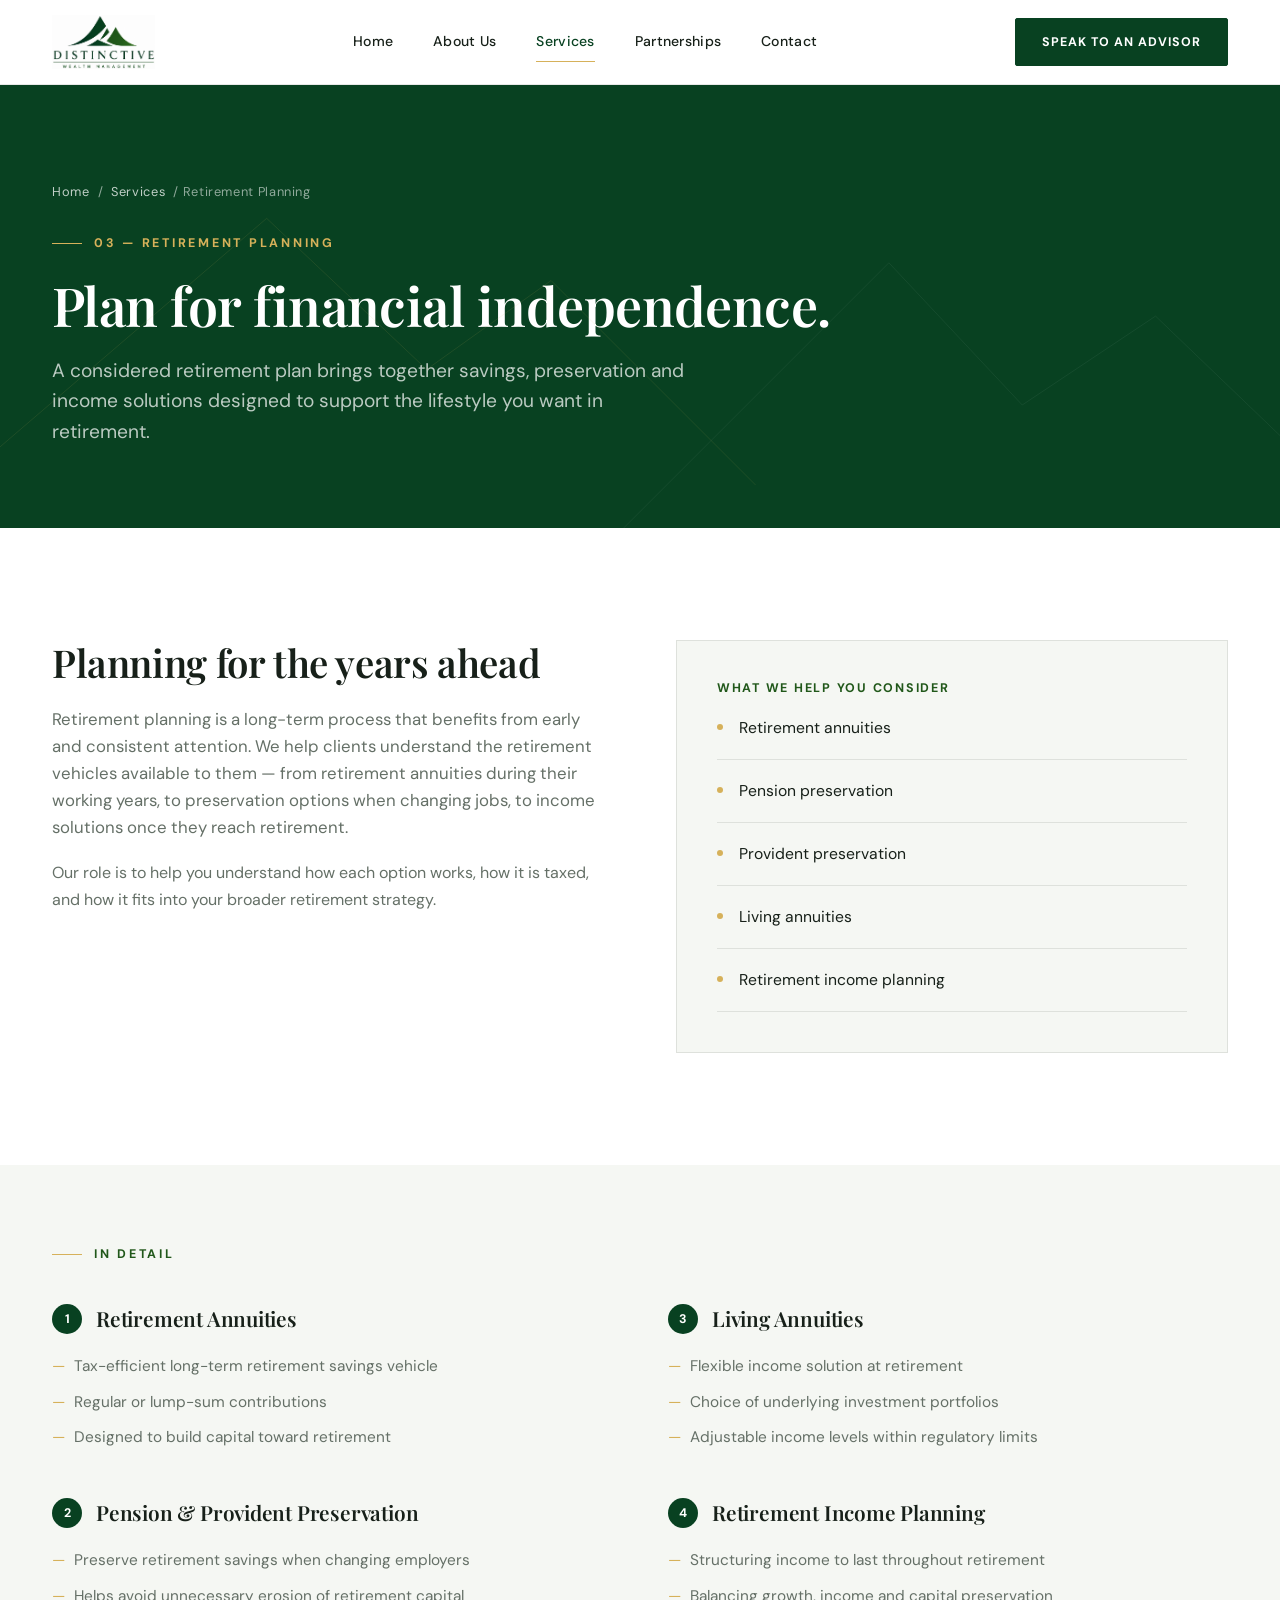
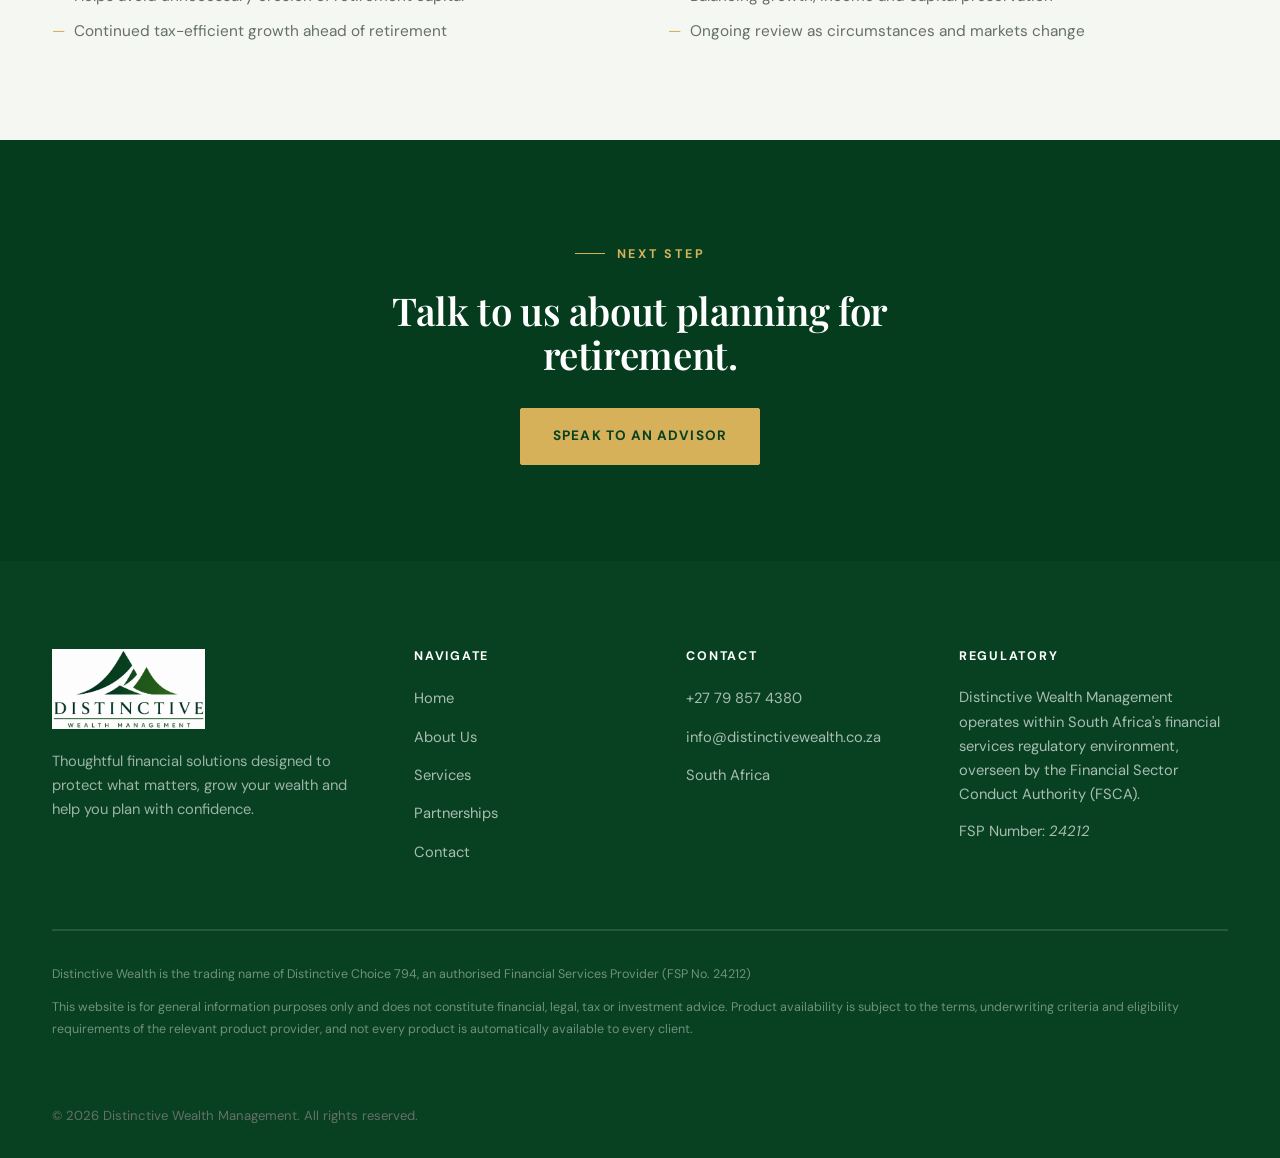
<file: financial-services-website/services/retirement.html>
<!DOCTYPE html>
<html lang="en-ZA">
<head>
<meta charset="UTF-8">
<meta name="viewport" content="width=device-width, initial-scale=1.0">
<title>Distinctive Wealth Management | Retirement Planning</title>
<meta name="description" content="Retirement planning solutions from Distinctive Wealth Management, including retirement annuities, pension and provident preservation, and living annuities.">
<link rel="canonical" href="/services/retirement.html">
<meta property="og:type" content="website">
<meta property="og:title" content="Retirement Planning | Distinctive Wealth Management">
<meta property="og:description" content="Plan for financial independence and a comfortable retirement.">
<meta property="og:image" content="../images/distinctive.png">
<link rel="icon" type="image/png" href="../images/favicon.png">
<link rel="apple-touch-icon" href="../images/apple-touch-icon.png">
<link rel="preconnect" href="https://fonts.googleapis.com">
<link rel="preconnect" href="https://fonts.gstatic.com" crossorigin>
<link href="https://fonts.googleapis.com/css2?family=Playfair+Display:wght@500;600;700&family=DM+Sans:wght@400;500;700&display=swap" rel="stylesheet">
<link rel="stylesheet" href="../css/style.css">
</head>
<body>
<a class="skip-link" href="#main">Skip to main content</a>

<header class="site-header">
  <div class="nav-wrap">
    <a href="../index.html" class="brand" aria-label="Distinctive Wealth Management home">
      <img src="../images/distinctive.png" alt="Distinctive Wealth Management" width="220" height="115">
    </a>
    <nav class="nav-primary" aria-label="Primary">
      <a href="../index.html">Home</a>
      <a href="../about.html">About Us</a>
      <a href="../services.html" aria-current="page">Services</a>
      <a href="../index.html#partnerships">Partnerships</a>
      <a href="../contact.html">Contact</a>
    </nav>
    <div class="nav-actions">
      <a href="../contact.html" class="btn btn-primary nav-cta">Speak to an Advisor</a>
      <button class="nav-toggle" aria-label="Toggle navigation menu" aria-expanded="false" aria-controls="mobile-nav">
        <span></span><span></span><span></span>
      </button>
    </div>
  </div>
</header>

<div class="mobile-nav" id="mobile-nav">
  <div class="mobile-nav-inner">
    <a href="../index.html">Home</a>
    <a href="../about.html">About Us</a>
    <a href="../services.html">Services</a>
    <a href="../index.html#partnerships">Partnerships</a>
    <a href="../contact.html">Contact</a>
    <a href="../contact.html" class="btn btn-primary btn-block">Speak to an Advisor</a>
  </div>
</div>

<main id="main">

  <section class="page-hero">
    <svg class="hero-lines" viewBox="0 0 1440 500" preserveAspectRatio="xMidYMid slice" xmlns="http://www.w3.org/2000/svg" aria-hidden="true">
      <polyline points="-50,450 300,150 480,320 620,220 850,450" fill="none" stroke="#D6B15A" stroke-width="1" opacity="0.25"/>
      <polyline points="700,500 1000,200 1150,360 1300,260 1550,500" fill="none" stroke="#FFFFFF" stroke-width="1" opacity="0.12"/>
    </svg>
    <div class="container">
      <p class="page-hero-crumb"><a href="../index.html">Home</a> / <a href="../services.html">Services</a> / Retirement Planning</p>
      <p class="eyebrow">03 — Retirement Planning</p>
      <h1>Plan for financial independence.</h1>
      <p class="lead">A considered retirement plan brings together savings, preservation and income solutions designed to support the lifestyle you want in retirement.</p>
    </div>
  </section>

  <section class="section" data-reveal-group>
    <div class="container">
      <div class="detail-grid">
        <div class="reveal">
          <h2>Planning for the years ahead</h2>
          <p class="lead">Retirement planning is a long-term process that benefits from early and consistent attention. We help clients understand the retirement vehicles available to them — from retirement annuities during their working years, to preservation options when changing jobs, to income solutions once they reach retirement.</p>
          <p>Our role is to help you understand how each option works, how it is taxed, and how it fits into your broader retirement strategy.</p>
        </div>
        <div class="reveal">
          <div class="panel-box">
            <h4>What We Help You Consider</h4>
            <ul class="feature-list">
              <li>Retirement annuities</li>
              <li>Pension preservation</li>
              <li>Provident preservation</li>
              <li>Living annuities</li>
              <li>Retirement income planning</li>
            </ul>
          </div>
        </div>
      </div>
    </div>
  </section>

  <section class="section-sm bg-soft">
    <div class="container">
      <p class="eyebrow">In Detail</p>
      <div class="category-columns" style="margin-top:40px;">
        <div class="category-block">
          <h3><span class="cat-index">1</span> Retirement Annuities</h3>
          <ul>
            <li>Tax-efficient long-term retirement savings vehicle</li>
            <li>Regular or lump-sum contributions</li>
            <li>Designed to build capital toward retirement</li>
          </ul>
        </div>
        <div class="category-block">
          <h3><span class="cat-index">2</span> Pension &amp; Provident Preservation</h3>
          <ul>
            <li>Preserve retirement savings when changing employers</li>
            <li>Helps avoid unnecessary erosion of retirement capital</li>
            <li>Continued tax-efficient growth ahead of retirement</li>
          </ul>
        </div>
        <div class="category-block">
          <h3><span class="cat-index">3</span> Living Annuities</h3>
          <ul>
            <li>Flexible income solution at retirement</li>
            <li>Choice of underlying investment portfolios</li>
            <li>Adjustable income levels within regulatory limits</li>
          </ul>
        </div>
        <div class="category-block">
          <h3><span class="cat-index">4</span> Retirement Income Planning</h3>
          <ul>
            <li>Structuring income to last throughout retirement</li>
            <li>Balancing growth, income and capital preservation</li>
            <li>Ongoing review as circumstances and markets change</li>
          </ul>
        </div>
      </div>
    </div>
  </section>

  <section class="cta-band">
    <div class="container">
      <p class="eyebrow on-dark" style="justify-content:center;">Next Step</p>
      <h2 style="margin-top:24px;">Talk to us about planning for retirement.</h2>
      <a href="../contact.html" class="btn btn-gold">Speak to an Advisor</a>
    </div>
  </section>

</main>

<footer class="site-footer">
  <div class="container">
    <div class="footer-top">
      <div class="footer-brand">
        <img src="../images/distinctive.png" alt="Distinctive Wealth Management">
        <p>Thoughtful financial solutions designed to protect what matters, grow your wealth and help you plan with confidence.</p>
      </div>
      <div class="footer-col">
        <h4>Navigate</h4>
        <ul>
          <li><a href="../index.html">Home</a></li>
          <li><a href="../about.html">About Us</a></li>
          <li><a href="../services.html">Services</a></li>
          <li><a href="../index.html#partnerships">Partnerships</a></li>
          <li><a href="../contact.html">Contact</a></li>
        </ul>
      </div>
      <div class="footer-col">
        <h4>Contact</h4>
        <ul>
          <li><span>+27 79 857 4380</span></li>
          <li><a href="mailto:info@distinctivewealth.co.za">info@distinctivewealth.co.za</a></li>
          <li><span>South Africa</span></li>
        </ul>
      </div>
      <div class="footer-col">
        <h4>Regulatory</h4>
        <p>Distinctive Wealth Management operates within South Africa's financial services regulatory environment, overseen by the Financial Sector Conduct Authority (FSCA).</p>
        <p style="margin-top:12px;">FSP Number: <em>24212</em></p>
      </div>
    </div>
    <div class="footer-legal">
      <p>Distinctive Wealth is the trading name of Distinctive Choice 794, an authorised Financial Services Provider (FSP No. 24212)</p>
      <p>This website is for general information purposes only and does not constitute financial, legal, tax or investment advice. Product availability is subject to the terms, underwriting criteria and eligibility requirements of the relevant product provider, and not every product is automatically available to every client.</p>
    </div>
    <div class="footer-bottom">
      <p>&copy; <span data-year>2026</span> Distinctive Wealth Management. All rights reserved.</p>
    </div>
  </div>
</footer>

<script src="../js/script.js"></script>
</body>
</html>
</file>
<file: financial-services-website/css/style.css>
/* ==========================================================================
   DISTINCTIVE WEALTH MANAGEMENT — Global Stylesheet
   Premium, editorial, minimalist wealth-management design system.
   ========================================================================== */

/* ---------- Design Tokens ---------- */
:root {
  /* Brand palette */
  --deep-forest: #084121;
  --dark-emerald: #043C1D;
  --emerald: #21581A;
  --mid-green: #285F1D;
  --gold: #D6B15A;
  --white: #FFFFFF;
  --soft-bg: #F5F7F3;
  --text-main: #172019;
  --text-muted: #657067;

  /* Derived */
  --gold-line: rgba(214, 177, 90, 0.55);
  --border-soft: rgba(23, 32, 25, 0.10);
  --border-on-dark: rgba(255, 255, 255, 0.16);
  --shadow-soft: 0 10px 40px rgba(8, 65, 33, 0.08);
  --shadow-card: 0 1px 2px rgba(23, 32, 25, 0.06), 0 12px 32px rgba(8, 65, 33, 0.06);

  /* Type */
  --font-heading: 'Playfair Display', Georgia, 'Times New Roman', serif;
  --font-body: 'DM Sans', 'Inter', -apple-system, BlinkMacSystemFont, sans-serif;

  /* Layout */
  --container-max: 1240px;
  --header-height: 84px;
  --radius-sm: 2px;
  --radius-md: 4px;
  --ease: cubic-bezier(0.22, 1, 0.36, 1);
}

/* ---------- Reset ---------- */
*, *::before, *::after { box-sizing: border-box; }
html { scroll-behavior: smooth; }
body, h1, h2, h3, h4, p, figure, blockquote, dl, dd, ul, ol { margin: 0; }
ul[class], ol[class] { padding: 0; list-style: none; }
img, picture { max-width: 100%; display: block; }
input, button, textarea, select { font: inherit; color: inherit; }
button { cursor: pointer; }
a { color: inherit; text-decoration: none; }

html, body { overflow-x: hidden; }

body {
  font-family: var(--font-body);
  font-size: 16px;
  line-height: 1.65;
  color: var(--text-main);
  background: var(--white);
  -webkit-font-smoothing: antialiased;
  -moz-osx-font-smoothing: grayscale;
}

/* ---------- Focus states (accessibility) ---------- */
a:focus-visible,
button:focus-visible,
input:focus-visible,
select:focus-visible,
textarea:focus-visible {
  outline: 2px solid var(--gold);
  outline-offset: 3px;
  border-radius: 1px;
}

.skip-link {
  position: absolute;
  left: -999px;
  top: auto;
  background: var(--deep-forest);
  color: var(--white);
  padding: 12px 20px;
  z-index: 1000;
  font-size: 14px;
}
.skip-link:focus {
  left: 16px;
  top: 16px;
}

/* ---------- Typography ---------- */
h1, h2, h3, h4 {
  font-family: var(--font-heading);
  font-weight: 600;
  line-height: 1.15;
  color: var(--text-main);
  letter-spacing: -0.01em;
}

h1 { font-size: clamp(2.4rem, 4.2vw, 4rem); font-weight: 600; }
h2 { font-size: clamp(1.9rem, 3vw, 2.75rem); }
h3 { font-size: clamp(1.35rem, 1.8vw, 1.75rem); }
h4 { font-size: 1.15rem; }

p { color: var(--text-muted); }
p.lead { font-size: 1.2rem; line-height: 1.6; }

.eyebrow {
  font-family: var(--font-body);
  font-size: 0.78rem;
  font-weight: 700;
  letter-spacing: 0.22em;
  text-transform: uppercase;
  color: var(--emerald);
  display: inline-flex;
  align-items: center;
  gap: 12px;
}
.eyebrow::before {
  content: "";
  width: 30px;
  height: 1px;
  background: var(--gold);
  display: inline-block;
}
.eyebrow.on-dark { color: var(--gold); }

.text-muted { color: var(--text-muted); }
.text-white { color: var(--white); }

/* ---------- Layout helpers ---------- */
.container {
  width: 100%;
  max-width: var(--container-max);
  margin: 0 auto;
  padding: 0 32px;
}

section { position: relative; }
.section { padding: 112px 0; }
.section-sm { padding: 72px 0; }
.section-tight { padding: 88px 0; }

.bg-soft { background: var(--soft-bg); }
.bg-forest {
  background: var(--deep-forest);
  color: var(--white);
}
.bg-forest p { color: rgba(255,255,255,0.72); }
.bg-forest h1, .bg-forest h2, .bg-forest h3, .bg-forest h4 { color: var(--white); }

.grid-2 {
  display: grid;
  grid-template-columns: 1fr 1fr;
  gap: 64px;
}
.grid-3 {
  display: grid;
  grid-template-columns: repeat(3, 1fr);
  gap: 32px;
}
.grid-4 {
  display: grid;
  grid-template-columns: repeat(4, 1fr);
  gap: 28px;
}

.divider {
  height: 1px;
  width: 100%;
  background: var(--border-soft);
}
.divider-gold {
  height: 1px;
  width: 64px;
  background: var(--gold);
}

/* ---------- Buttons ---------- */
.btn {
  display: inline-flex;
  align-items: center;
  gap: 10px;
  padding: 16px 32px;
  font-size: 0.85rem;
  font-weight: 700;
  letter-spacing: 0.08em;
  text-transform: uppercase;
  border-radius: var(--radius-sm);
  border: 1px solid transparent;
  transition: all 0.35s var(--ease);
  white-space: nowrap;
}

.btn-primary {
  background: var(--deep-forest);
  color: var(--white);
  border-color: var(--deep-forest);
}
.btn-primary:hover {
  background: var(--emerald);
  border-color: var(--emerald);
  transform: translateY(-1px);
}

.btn-gold {
  background: var(--gold);
  color: var(--deep-forest);
  border-color: var(--gold);
}
.btn-gold:hover {
  background: #c9a24d;
  border-color: #c9a24d;
  transform: translateY(-1px);
}

.btn-outline {
  background: transparent;
  color: var(--deep-forest);
  border-color: var(--deep-forest);
}
.btn-outline:hover {
  background: var(--deep-forest);
  color: var(--white);
}

.btn-outline-light {
  background: transparent;
  color: var(--white);
  border-color: rgba(255,255,255,0.4);
}
.btn-outline-light:hover {
  background: rgba(255,255,255,0.1);
  border-color: var(--white);
}

.btn-ghost {
  background: transparent;
  color: var(--white);
  padding: 16px 4px;
  border: none;
  border-bottom: 1px solid rgba(255,255,255,0.35);
  border-radius: 0;
}
.btn-ghost:hover { border-color: var(--gold); color: var(--gold); }

.btn-text {
  display: inline-flex;
  align-items: center;
  gap: 8px;
  font-weight: 700;
  font-size: 0.85rem;
  letter-spacing: 0.05em;
  text-transform: uppercase;
  color: var(--emerald);
  border-bottom: 1px solid transparent;
  padding-bottom: 4px;
  transition: gap 0.3s var(--ease), color 0.3s var(--ease), border-color 0.3s var(--ease);
}
.btn-text:hover {
  gap: 14px;
  border-color: var(--gold);
  color: var(--dark-emerald);
}
.btn-text .arrow { transition: transform 0.3s var(--ease); }
.btn-text:hover .arrow { transform: translateX(2px); }

.btn-block { width: 100%; justify-content: center; }

/* ---------- Header / Navigation ---------- */
.site-header {
  position: sticky;
  top: 0;
  z-index: 500;
  background: rgba(255, 255, 255, 0.96);
  backdrop-filter: saturate(180%) blur(10px);
  border-bottom: 1px solid var(--border-soft);
  transition: box-shadow 0.3s var(--ease);
}
.site-header.is-scrolled {
  box-shadow: 0 6px 24px rgba(8, 65, 33, 0.08);
}

.nav-wrap {
  max-width: var(--container-max);
  margin: 0 auto;
  padding: 0 32px;
  height: var(--header-height);
  display: flex;
  align-items: center;
  justify-content: space-between;
  gap: 24px;
}

.brand {
  display: flex;
  align-items: center;
  height: 100%;
  flex-shrink: 0;
}
.brand img {
  height: 54px;
  width: auto;
  max-width: 220px;
  object-fit: contain;
}

.nav-primary {
  display: flex;
  align-items: center;
  gap: 40px;
  flex: 1;
  justify-content: center;
}
.nav-primary a {
  font-size: 0.88rem;
  font-weight: 500;
  letter-spacing: 0.02em;
  color: var(--text-main);
  position: relative;
  padding: 8px 0;
  transition: color 0.25s var(--ease);
}
.nav-primary a::after {
  content: "";
  position: absolute;
  left: 0; bottom: 0;
  width: 0;
  height: 1px;
  background: var(--gold);
  transition: width 0.3s var(--ease);
}
.nav-primary a:hover,
.nav-primary a[aria-current="page"] {
  color: var(--deep-forest);
}
.nav-primary a:hover::after,
.nav-primary a[aria-current="page"]::after {
  width: 100%;
}

.nav-actions {
  display: flex;
  align-items: center;
  gap: 20px;
  flex-shrink: 0;
}

.nav-cta {
  padding: 13px 26px;
  font-size: 0.78rem;
}

.nav-toggle {
  display: none;
  background: none;
  border: none;
  padding: 8px;
  flex-direction: column;
  gap: 5px;
  width: 40px;
}
.nav-toggle span {
  display: block;
  height: 2px;
  width: 100%;
  background: var(--deep-forest);
  transition: transform 0.3s var(--ease), opacity 0.3s var(--ease);
}
.nav-toggle[aria-expanded="true"] span:nth-child(1) { transform: translateY(7px) rotate(45deg); }
.nav-toggle[aria-expanded="true"] span:nth-child(2) { opacity: 0; }
.nav-toggle[aria-expanded="true"] span:nth-child(3) { transform: translateY(-7px) rotate(-45deg); }

/* ---------- Mobile nav panel ---------- */
.mobile-nav {
  position: fixed;
  inset: var(--header-height) 0 0 0;
  background: var(--white);
  z-index: 490;
  transform: translateY(-8px);
  opacity: 0;
  visibility: hidden;
  transition: opacity 0.3s var(--ease), transform 0.3s var(--ease), visibility 0.3s;
  overflow-y: auto;
}
.mobile-nav.is-open {
  opacity: 1;
  transform: translateY(0);
  visibility: visible;
}
.mobile-nav-inner {
  padding: 40px 32px 60px;
  display: flex;
  flex-direction: column;
  gap: 4px;
}
.mobile-nav a {
  font-family: var(--font-heading);
  font-size: 1.6rem;
  padding: 16px 0;
  border-bottom: 1px solid var(--border-soft);
  color: var(--text-main);
}
.mobile-nav .btn { margin-top: 28px; }

html.nav-locked, body.nav-locked { overflow: hidden; }
body.nav-locked { position: fixed; left: 0; right: 0; width: 100%; }
body.nav-locked .site-header { position: fixed; top: 0; left: 0; right: 0; }

/* ---------- Hero ---------- */
.hero {
  position: relative;
  background: var(--deep-forest);
  color: var(--white);
  overflow: hidden;
  padding: 150px 0 130px;
}
.hero-lines {
  position: absolute;
  inset: 0;
  pointer-events: none;
  opacity: 0.5;
}
.hero-content {
  position: relative;
  z-index: 2;
  max-width: 760px;
}
.hero .eyebrow { color: var(--gold); margin-bottom: 28px; }
.hero h1 {
  color: var(--white);
  margin-bottom: 28px;
}
.hero p.lead {
  color: rgba(255,255,255,0.75);
  max-width: 560px;
  margin-bottom: 44px;
}
.hero-actions {
  display: flex;
  align-items: center;
  gap: 20px;
  flex-wrap: wrap;
}

.hero-stat-row {
  position: relative;
  z-index: 2;
  margin-top: 96px;
  padding-top: 40px;
  border-top: 1px solid rgba(255,255,255,0.14);
  display: flex;
  gap: 64px;
  flex-wrap: wrap;
}
.hero-stat-row div { max-width: 260px; }
.hero-stat-row h4 {
  color: var(--gold);
  font-size: 0.78rem;
  letter-spacing: 0.14em;
  text-transform: uppercase;
  font-family: var(--font-body);
  font-weight: 700;
  margin-bottom: 8px;
}
.hero-stat-row p { color: rgba(255,255,255,0.65); font-size: 0.92rem; margin: 0; }

/* ---------- Page hero (interior pages) ---------- */
.page-hero {
  background: var(--deep-forest);
  color: var(--white);
  padding: 96px 0 80px;
  position: relative;
  overflow: hidden;
}
.page-hero .eyebrow { color: var(--gold); margin-bottom: 20px; }
.page-hero h1 { color: var(--white); margin-bottom: 20px; }
.page-hero p.lead { color: rgba(255,255,255,0.72); max-width: 640px; }
.page-hero-crumb {
  font-size: 0.8rem;
  letter-spacing: 0.05em;
  color: rgba(255,255,255,0.55);
  margin-bottom: 24px;
  display: flex;
  gap: 8px;
  align-items: center;
}
.page-hero-crumb a { color: rgba(255,255,255,0.75); }
.page-hero-crumb a:hover { color: var(--gold); }

/* ---------- Intro / Approach section ---------- */
.intro-grid {
  display: grid;
  grid-template-columns: 0.85fr 1.15fr;
  gap: 80px;
  align-items: start;
}
.intro-grid h2 { margin: 20px 0 0; }
.intro-copy p { font-size: 1.08rem; margin-bottom: 28px; }

/* ---------- Services cards ---------- */
.services-heading {
  display: flex;
  justify-content: space-between;
  align-items: flex-end;
  gap: 40px;
  margin-bottom: 64px;
  flex-wrap: wrap;
}
.services-heading h2 { max-width: 620px; margin-top: 20px; }

.service-cards {
  display: grid;
  grid-template-columns: repeat(3, 1fr);
  gap: 1px;
  background: var(--border-soft);
  border: 1px solid var(--border-soft);
}
.service-card {
  background: var(--white);
  padding: 48px 40px;
  display: flex;
  flex-direction: column;
  min-height: 300px;
  transition: background 0.35s var(--ease);
  position: relative;
}
.service-card:hover { background: var(--soft-bg); }
.service-card .card-num {
  font-family: var(--font-heading);
  font-size: 1rem;
  color: var(--gold);
  font-weight: 600;
  margin-bottom: 28px;
  letter-spacing: 0.05em;
}
.service-card h3 { margin-bottom: 14px; }
.service-card p { flex: 1; margin-bottom: 24px; font-size: 0.96rem; }
.service-card .card-arrow {
  width: 40px;
  height: 40px;
  border-radius: 50%;
  border: 1px solid var(--border-soft);
  display: flex;
  align-items: center;
  justify-content: center;
  transition: all 0.35s var(--ease);
  flex-shrink: 0;
}
.service-card:hover .card-arrow {
  background: var(--deep-forest);
  border-color: var(--deep-forest);
}
.service-card:hover .card-arrow svg { stroke: var(--white); }
.service-card .card-arrow svg {
  width: 16px; height: 16px;
  stroke: var(--deep-forest);
  transition: stroke 0.3s var(--ease);
}
.service-card-link {
  position: absolute;
  inset: 0;
}
.service-card-link span { position: absolute; left: -9999px; }

/* ---------- Partnerships ---------- */
.partner-grid {
  display: grid;
  grid-template-columns: repeat(3, 1fr);
  gap: 24px;
}
.partner-card {
  background: var(--white);
  border: 1px solid var(--border-soft);
  padding: 52px 36px;
  display: flex;
  flex-direction: column;
  align-items: center;
  text-align: center;
  gap: 26px;
  transition: all 0.35s var(--ease);
  position: relative;
}
.partner-card:hover {
  box-shadow: var(--shadow-card);
  border-color: transparent;
  transform: translateY(-3px);
}
.partner-logo-box {
  height: 92px;
  width: 100%;
  display: flex;
  align-items: center;
  justify-content: center;
}
.partner-logo-box img {
  max-height: 92px;
  max-width: 100%;
  object-fit: contain;
}
.partner-card .btn-text { margin-top: 4px; }
.partner-card-link { position: absolute; inset: 0; }
.partner-card-link span { position: absolute; left: -9999px; }

/* ---------- Regulatory / FSCA section ---------- */
.regulatory-panel {
  display: grid;
  grid-template-columns: 220px 1fr;
  gap: 56px;
  align-items: center;
  background: var(--white);
  border: 1px solid var(--border-soft);
  padding: 56px;
}
.regulatory-logo-box {
  display: flex;
  align-items: center;
  justify-content: center;
  height: 100px;
}
.regulatory-logo-box img { max-height: 100px; max-width: 100%; object-fit: contain; }
.regulatory-placeholder {
  margin-top: 24px;
  padding: 20px 24px;
  background: var(--soft-bg);
  border-left: 2px solid var(--gold);
  font-size: 0.88rem;
  color: var(--text-muted);
}
.regulatory-placeholder strong { color: var(--text-main); }

/* ---------- Values / Principles ---------- */
.value-grid {
  display: grid;
  grid-template-columns: repeat(4, 1fr);
  gap: 1px;
  background: var(--border-soft);
  border: 1px solid var(--border-soft);
}
.value-card {
  background: var(--white);
  padding: 44px 32px;
}
.value-card .card-num {
  font-family: var(--font-heading);
  color: var(--gold);
  font-size: 1rem;
  margin-bottom: 20px;
}
.value-card h3 { font-size: 1.2rem; margin-bottom: 12px; }
.value-card p { font-size: 0.94rem; }

/* ---------- CTA band ---------- */
.cta-band {
  background: var(--dark-emerald);
  color: var(--white);
  padding: 96px 0;
  text-align: center;
  position: relative;
  overflow: hidden;
}
.cta-band h2 { color: var(--white); margin-bottom: 32px; }
.cta-band .container { position: relative; z-index: 2; max-width: 760px; }

/* ---------- Detail page blocks (services, partners) ---------- */
.detail-block {
  padding: 88px 0;
  border-bottom: 1px solid var(--border-soft);
}
.detail-block:last-of-type { border-bottom: none; }
.detail-grid {
  display: grid;
  grid-template-columns: 1fr 1fr;
  gap: 72px;
  align-items: start;
}
.detail-grid h2 { margin-bottom: 22px; }
.detail-grid p.lead { font-size: 1.05rem; margin-bottom: 20px; }

.feature-list { list-style: none; padding: 0; display: flex; flex-direction: column; gap: 0; }
.feature-list li {
  display: flex;
  align-items: flex-start;
  gap: 16px;
  padding: 18px 0;
  border-bottom: 1px solid var(--border-soft);
  font-size: 0.98rem;
  color: var(--text-main);
}
.feature-list li:first-child { padding-top: 0; }
.feature-list li::before {
  content: "";
  width: 6px; height: 6px;
  border-radius: 50%;
  background: var(--gold);
  margin-top: 9px;
  flex-shrink: 0;
}

.panel-box {
  background: var(--soft-bg);
  padding: 40px;
  border: 1px solid var(--border-soft);
}
.panel-box h4 {
  font-family: var(--font-body);
  font-size: 0.78rem;
  letter-spacing: 0.14em;
  text-transform: uppercase;
  font-weight: 700;
  color: var(--emerald);
  margin-bottom: 20px;
}

/* Partner product category blocks */
.category-block { margin-bottom: 48px; }
.category-block:last-child { margin-bottom: 0; }
.category-block h3 {
  display: flex;
  align-items: center;
  gap: 14px;
  margin-bottom: 20px;
  font-size: 1.3rem;
}
.category-block h3 .cat-index {
  font-family: var(--font-body);
  font-size: 0.78rem;
  font-weight: 700;
  color: var(--white);
  background: var(--deep-forest);
  width: 30px; height: 30px;
  border-radius: 50%;
  display: flex; align-items: center; justify-content: center;
  flex-shrink: 0;
}
.category-block ul { list-style: none; padding: 0; display: flex; flex-direction: column; gap: 10px; }
.category-block li {
  padding-left: 22px;
  position: relative;
  font-size: 0.96rem;
  color: var(--text-muted);
}
.category-block li::before {
  content: "—";
  position: absolute;
  left: 0;
  color: var(--gold);
}
.category-columns {
  columns: 2;
  column-gap: 56px;
}
.category-columns .category-block {
  break-inside: avoid;
}

.partner-page-header {
  display: flex;
  align-items: center;
  gap: 32px;
  margin-bottom: 8px;
  flex-wrap: wrap;
}
.partner-page-logo {
  background: var(--white);
  padding: 18px 28px;
  display: inline-flex;
  align-items: center;
  justify-content: center;
  height: 88px;
}
.partner-page-logo img { max-height: 56px; max-width: 220px; object-fit: contain; }

/* ---------- Footer ---------- */
.site-footer {
  background: var(--deep-forest);
  color: rgba(255,255,255,0.72);
  padding: 88px 0 0;
}
.footer-top {
  display: grid;
  grid-template-columns: 1.4fr 1fr 1fr 1.2fr;
  gap: 48px;
  padding-bottom: 64px;
  border-bottom: 1px solid rgba(255,255,255,0.12);
}
.footer-brand img {
  height: 80px;
  width: auto;
  object-fit: contain;
  margin-bottom: 20px;
 
}
.footer-brand p { color: rgba(255,255,255,0.6); font-size: 0.92rem; max-width: 300px; }
.footer-col h4 {
  color: var(--white);
  font-family: var(--font-body);
  font-size: 0.78rem;
  letter-spacing: 0.14em;
  text-transform: uppercase;
  font-weight: 700;
  margin-bottom: 22px;
}
.footer-col ul { list-style: none; padding: 0; display: flex; flex-direction: column; gap: 12px; }
.footer-col a, .footer-col span, .footer-col p {
  color: rgba(255,255,255,0.65);
  font-size: 0.92rem;
  transition: color 0.25s var(--ease);
}
.footer-col a:hover { color: var(--gold); }
.footer-col p { margin: 0; }

.footer-bottom {
  padding: 32px 0;
  display: flex;
  justify-content: space-between;
  align-items: center;
  flex-wrap: wrap;
  gap: 16px;
  font-size: 0.82rem;
  color: rgba(255,255,255,0.5);
}
.footer-legal {
  padding: 32px 0;
  border-top: 1px solid rgba(255,255,255,0.12);
  font-size: 0.78rem;
  line-height: 1.8;
  color: rgba(255,255,255,0.42);
}
.footer-legal p { color: rgba(255,255,255,0.42); margin-bottom: 10px; }
.footer-legal p:last-child { margin-bottom: 0; }

/* ---------- Forms ---------- */
.form-grid {
  display: grid;
  grid-template-columns: 1fr 1fr;
  gap: 24px;
}
.form-group { display: flex; flex-direction: column; gap: 8px; margin-bottom: 24px; }
.form-group.full { grid-column: 1 / -1; }
.form-group label {
  font-size: 0.82rem;
  font-weight: 700;
  letter-spacing: 0.04em;
  text-transform: uppercase;
  color: var(--text-main);
}
.form-group input,
.form-group select,
.form-group textarea {
  padding: 15px 18px;
  border: 1px solid var(--border-soft);
  background: var(--white);
  font-size: 0.98rem;
  color: var(--text-main);
  border-radius: var(--radius-sm);
  transition: border-color 0.25s var(--ease);
  width: 100%;
}
.form-group input:focus,
.form-group select:focus,
.form-group textarea:focus {
  border-color: var(--emerald);
  outline: none;
}
.form-group textarea { resize: vertical; min-height: 140px; }
.form-hp { position: absolute; left: -9999px; opacity: 0; height: 0; width: 0; }

.contact-layout {
  display: grid;
  grid-template-columns: 1.1fr 0.9fr;
  gap: 72px;
  align-items: start;
}
.contact-info-card {
  background: var(--deep-forest);
  color: var(--white);
  padding: 48px 40px;
}
.contact-info-card h3 { color: var(--white); margin-bottom: 28px; }
.contact-info-item { margin-bottom: 26px; }
.contact-info-item:last-child { margin-bottom: 0; }
.contact-info-item h4 {
  font-family: var(--font-body);
  font-size: 0.75rem;
  letter-spacing: 0.14em;
  text-transform: uppercase;
  color: var(--gold);
  margin-bottom: 8px;
  font-weight: 700;
}
.contact-info-item p { color: rgba(255,255,255,0.78); margin: 0; }

/* ---------- Success page ---------- */
.success-block {
  min-height: 60vh;
  display: flex;
  align-items: center;
  padding: 120px 0;
}
.success-icon {
  width: 76px; height: 76px;
  border-radius: 50%;
  border: 1px solid var(--gold);
  display: flex; align-items: center; justify-content: center;
  margin-bottom: 36px;
}

/* ---------- Fade-in animation ---------- */
.reveal {
  opacity: 0;
  transform: translateY(24px);
  transition: opacity 0.8s var(--ease), transform 0.8s var(--ease);
}
.reveal.is-visible {
  opacity: 1;
  transform: translateY(0);
}

@media (prefers-reduced-motion: reduce) {
  .reveal { opacity: 1; transform: none; transition: none; }
  html { scroll-behavior: auto; }
}

/* ---------- Responsive ---------- */
@media (max-width: 1080px) {
  .grid-4, .value-grid { grid-template-columns: repeat(2, 1fr); }
  .footer-top { grid-template-columns: 1fr 1fr; }
  .regulatory-panel { grid-template-columns: 160px 1fr; padding: 40px; gap: 36px; }
}

@media (max-width: 960px) {
  .nav-primary, .nav-actions .nav-cta { display: none; }
  .nav-toggle { display: flex; }
  .nav-actions { gap: 8px; }

  .intro-grid, .grid-2, .detail-grid, .contact-layout { grid-template-columns: 1fr; gap: 40px; }
  .service-cards { grid-template-columns: 1fr; }
  .grid-3, .partner-grid { grid-template-columns: 1fr; }
  .category-columns { columns: 1; }

  .hero { padding: 120px 0 90px; }
  .hero-stat-row { gap: 36px; margin-top: 64px; }

  .section { padding: 80px 0; }
  .section-sm { padding: 56px 0; }
}

@media (max-width: 680px) {
  .container { padding: 0 20px; }
  .nav-wrap { padding: 0 20px; }
  .brand img { height: 42px; }
  .value-grid, .grid-4 { grid-template-columns: 1fr; }
  .footer-top { grid-template-columns: 1fr; gap: 40px; padding-bottom: 40px; }
  .footer-bottom { flex-direction: column; align-items: flex-start; }
  .form-grid { grid-template-columns: 1fr; }
  .regulatory-panel { grid-template-columns: 1fr; text-align: center; padding: 36px 24px; }
  .regulatory-logo-box { justify-content: center; }
  .partner-page-header { flex-direction: column; align-items: flex-start; }
  .hero-actions { flex-direction: column; align-items: stretch; }
  .hero-actions .btn { justify-content: center; }
  .services-heading { flex-direction: column; align-items: flex-start; }
  .cta-band { padding: 72px 0; }
  h1 { line-height: 1.2; }
}

/* ==========================================================================
   Mobile refinements (phones such as iPhone 13 / SE)
   ========================================================================== */

/* Mobile menu: fills the screen under the header, scrolls on its own */
.mobile-nav {
  height: calc(100vh - var(--header-height));
  height: calc(100dvh - var(--header-height));
  bottom: auto;
  overscroll-behavior: contain;
  -webkit-overflow-scrolling: touch;
}
.mobile-nav-inner { padding: 24px 20px 40px; }
.mobile-nav a { font-size: 1.35rem; padding: 14px 0; }
.mobile-nav .btn {
  font-family: var(--font-body);
  font-size: 0.85rem;
  padding: 16px 20px;
  border-bottom: 1px solid var(--deep-forest);
  white-space: normal;
  text-align: center;
  margin-top: 24px;
}
.mobile-nav .btn-primary { color: var(--white); }
body.nav-locked .site-header { background: var(--white); }

/* Prevent iPhone zooming in when a form field is tapped */
.form-group input, .form-group select, .form-group textarea { font-size: 16px; }

@media (max-width: 680px) {
  :root { --header-height: 72px; }
  .brand img { height: 40px; }

  h1 { font-size: clamp(2.1rem, 9vw, 2.6rem); }
  h2 { font-size: clamp(1.6rem, 7vw, 2rem); }
  h3 { font-size: 1.3rem; }
  p.lead { font-size: 1.05rem; }
  .eyebrow { letter-spacing: 0.14em; font-size: 0.72rem; gap: 10px; }
  .eyebrow::before { width: 20px; }

  .section { padding: 64px 0; }
  .section-sm { padding: 48px 0; }
  .section-tight { padding: 56px 0; }

  .hero { padding: 64px 0 56px; }
  .hero .eyebrow { margin-bottom: 20px; }
  .hero h1 { margin-bottom: 20px; }
  .hero p.lead { margin-bottom: 32px; }
  .hero-actions { gap: 8px; }
  .hero-actions .btn-ghost { align-self: flex-start; }
  .hero-stat-row { margin-top: 48px; padding-top: 28px; gap: 24px; }

  .page-hero { padding: 56px 0 48px; }
  .page-hero-crumb { margin-bottom: 18px; flex-wrap: wrap; }

  .intro-grid, .grid-2, .detail-grid, .contact-layout { gap: 32px; }
  .services-heading { margin-bottom: 36px; gap: 20px; }

  .service-card { padding: 28px 24px; min-height: 0; }
  .service-card .card-num { margin-bottom: 14px; }
  .partner-card { padding: 36px 24px; gap: 18px; }
  .partner-logo-box { height: 72px; }
  .partner-logo-box img { max-height: 72px; }

  .value-card { padding: 32px 24px; }
  .panel-box { padding: 28px 22px; }
  .detail-block { padding: 56px 0; }
  .category-block { margin-bottom: 32px; }
  .category-block h3 { font-size: 1.15rem; }

  .partner-page-logo { height: 72px; padding: 14px 20px; }
  .partner-page-logo img { max-height: 44px; max-width: 180px; }

  .regulatory-panel { gap: 20px; }
  .regulatory-logo-box { height: 72px; }
  .regulatory-logo-box img { max-height: 72px; }

  .contact-info-card { padding: 32px 24px; }
  .cta-band { padding: 56px 0; }
  .cta-band h2 { margin-bottom: 24px; }
  .cta-band .btn { white-space: normal; text-align: center; }

  .site-footer { padding-top: 56px; }
  .footer-top { grid-template-columns: 1fr; gap: 32px; }
  .footer-brand img { height: 64px; }
  .footer-col a, .footer-col span, .footer-col p { overflow-wrap: anywhere; }
  .footer-legal, .footer-bottom { padding: 24px 0; }
  .success-block { padding: 72px 0; }
}

@media (max-width: 380px) {
  .container, .nav-wrap { padding: 0 16px; }
  h1 { font-size: 2rem; }
  .footer-top { grid-template-columns: 1fr; }
}
</file>
